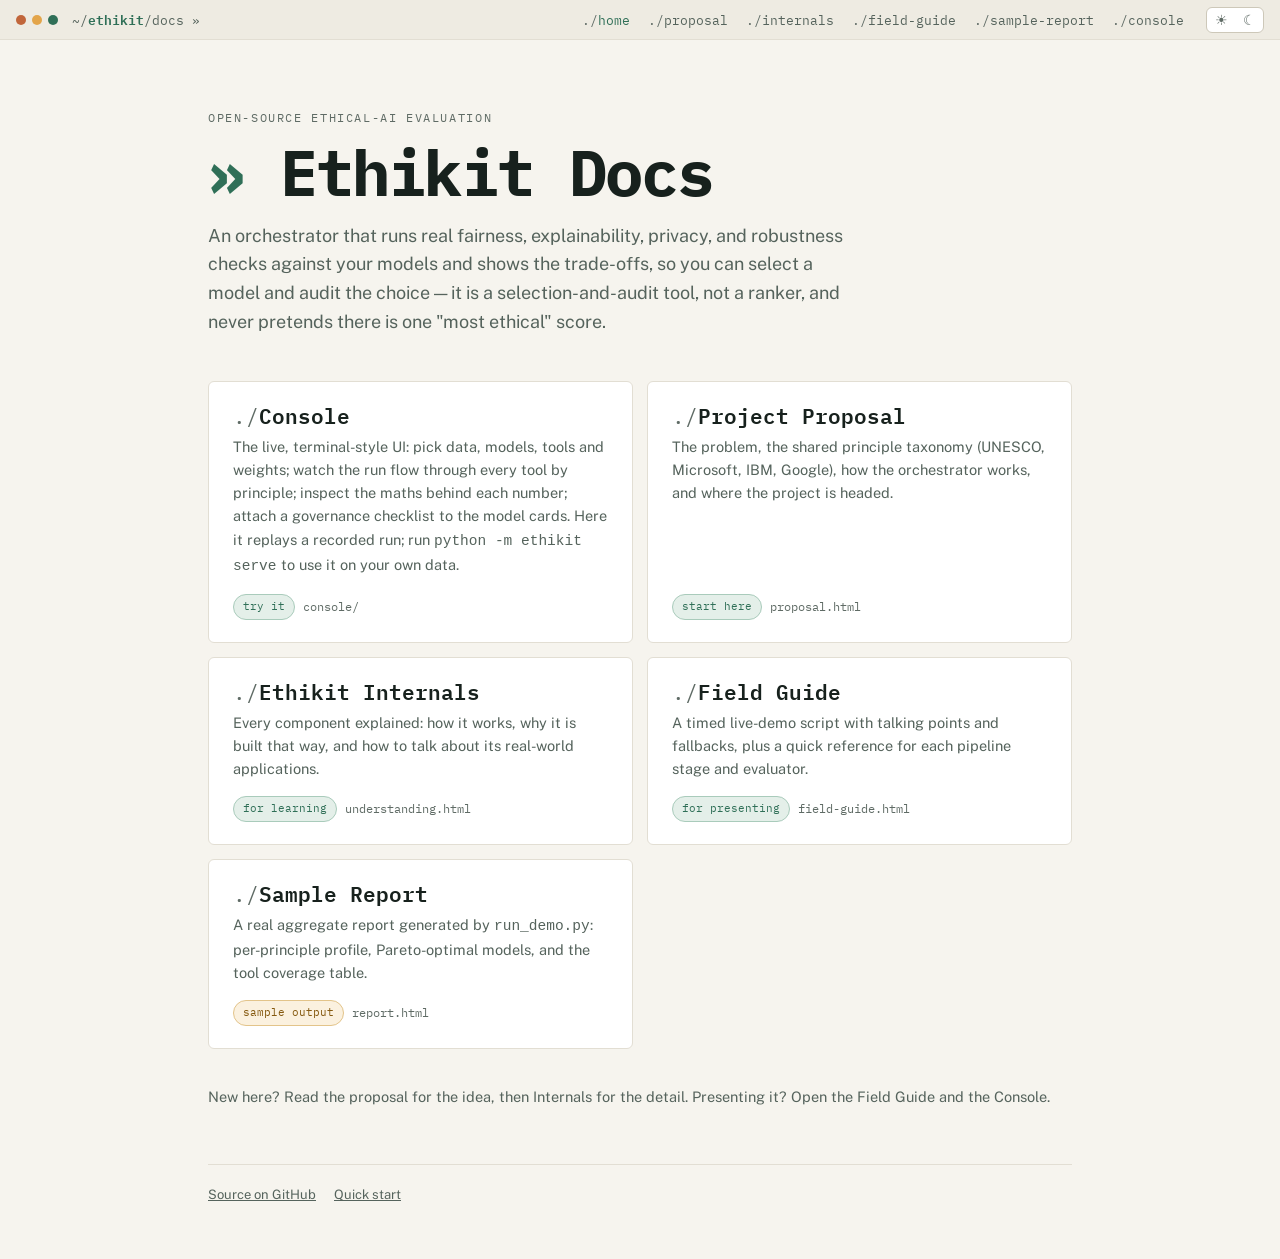
<file: docs/index.html>
<!doctype html>
<html lang="en">
<head>
<meta charset="utf-8">
<meta name="viewport" content="width=device-width, initial-scale=1">
<title>Ethikit Docs</title>
<link rel="stylesheet" href="https://fonts.googleapis.com/css2?family=Public+Sans:wght@400;500;600&family=IBM+Plex+Mono:wght@400;500;600;700&display=swap">
<link rel="stylesheet" href="theme.css">
<script src="theme.js" data-path="docs"></script>
<style>
*{box-sizing:border-box}
body{margin:0; background:var(--bg); color:var(--ink); font-family:var(--font-body); font-size:16px; line-height:1.6}
a{color:var(--accent)}
a:focus-visible{outline:2px solid var(--accent); outline-offset:3px}
.wrap{max-width:920px; margin:0 auto; padding:64px 28px 56px}
.eyebrow{font-family:var(--font-mono); font-size:11.5px; letter-spacing:.14em; text-transform:uppercase; color:var(--ink-faint)}
h1{font-family:var(--font-display); font-weight:700; font-size:clamp(38px,7vw,64px); line-height:1; letter-spacing:-.03em; margin:10px 0 0; text-wrap:balance}
.lede{font-size:18px; color:var(--ink-dim); max-width:58ch; margin:18px 0 0}
.cards{display:grid; grid-template-columns:repeat(auto-fit,minmax(380px,1fr)); gap:14px; margin-top:44px}
.card{
  display:flex; flex-direction:column; gap:8px; padding:22px 24px; text-decoration:none; color:inherit;
  background:var(--bg-raised); border:1px solid var(--rule); border-radius:6px;
}
.card:hover{border-color:var(--accent); }
.card:hover h2{color:var(--accent)}
h1::before{content:"» "; color:var(--accent)}
.card h2::before{content:"./"; color:var(--ink-faint); font-weight:400}
.card h2{font-family:var(--font-display); font-weight:600; font-size:21px; line-height:1.05; margin:0}
.card p{margin:0; color:var(--ink-dim); font-size:14.5px}
.meta{display:flex; gap:8px; align-items:center; flex-wrap:wrap; margin-top:auto; padding-top:8px}
.tag{font-family:var(--font-mono); font-size:11px; padding:3px 9px; border-radius:20px; background:var(--accent-soft); color:var(--accent); border:1px solid var(--accent-rule)}
.tag.gold{background:var(--gold-soft); color:var(--gold); border-color:var(--gold-rule)}
.file{font-family:var(--font-mono); font-size:11.5px; color:var(--ink-faint)}
.start{margin-top:36px; font-size:14.5px; color:var(--ink-dim)}
footer{margin-top:56px; padding-top:20px; border-top:1px solid var(--rule); font-size:13px; color:var(--ink-faint); display:flex; gap:18px; flex-wrap:wrap}
footer a{color:var(--ink-dim)}
@media (max-width:480px){ .cards{grid-template-columns:1fr} }
</style>
</head>
<body>
<div class="wrap">
  <span class="eyebrow">open-source ethical-AI evaluation</span>
  <h1>Ethikit Docs</h1>
  <p class="lede">An orchestrator that runs real fairness, explainability, privacy, and robustness checks against your models and shows the trade-offs, so you can select a model and audit the choice — it is a selection-and-audit tool, not a ranker, and never pretends there is one "most ethical" score.</p>

  <div class="cards">
    <a class="card" href="console/">
      <h2>Console</h2>
      <p>The live, terminal-style UI: pick data, models, tools and weights; watch the run flow through every tool by principle; inspect the maths behind each number; attach a governance checklist to the model cards. Here it replays a recorded run; run <code>python -m ethikit serve</code> to use it on your own data.</p>
      <div class="meta"><span class="tag">try it</span><span class="file">console/</span></div>
    </a>
    <a class="card" href="proposal.html">
      <h2>Project Proposal</h2>
      <p>The problem, the shared principle taxonomy (UNESCO, Microsoft, IBM, Google), how the orchestrator works, and where the project is headed.</p>
      <div class="meta"><span class="tag">start here</span><span class="file">proposal.html</span></div>
    </a>
    <a class="card" href="understanding.html">
      <h2>Ethikit Internals</h2>
      <p>Every component explained: how it works, why it is built that way, and how to talk about its real-world applications.</p>
      <div class="meta"><span class="tag">for learning</span><span class="file">understanding.html</span></div>
    </a>
    <a class="card" href="field-guide.html">
      <h2>Field Guide</h2>
      <p>A timed live-demo script with talking points and fallbacks, plus a quick reference for each pipeline stage and evaluator.</p>
      <div class="meta"><span class="tag">for presenting</span><span class="file">field-guide.html</span></div>
    </a>
    <a class="card" href="report.html">
      <h2>Sample Report</h2>
      <p>A real aggregate report generated by <code>run_demo.py</code>: per-principle profile, Pareto-optimal models, and the tool coverage table.</p>
      <div class="meta"><span class="tag gold">sample output</span><span class="file">report.html</span></div>
    </a>
  </div>

  <p class="start">New here? Read the proposal for the idea, then Internals for the detail. Presenting it? Open the Field Guide and the Console.</p>

  <footer>
    <a href="https://github.com/AmudhanS-05/Ethikit">Source on GitHub</a>
    <a href="https://github.com/AmudhanS-05/Ethikit#run-it-locally">Quick start</a>
  </footer>
</div>
</body>
</html>
</file>
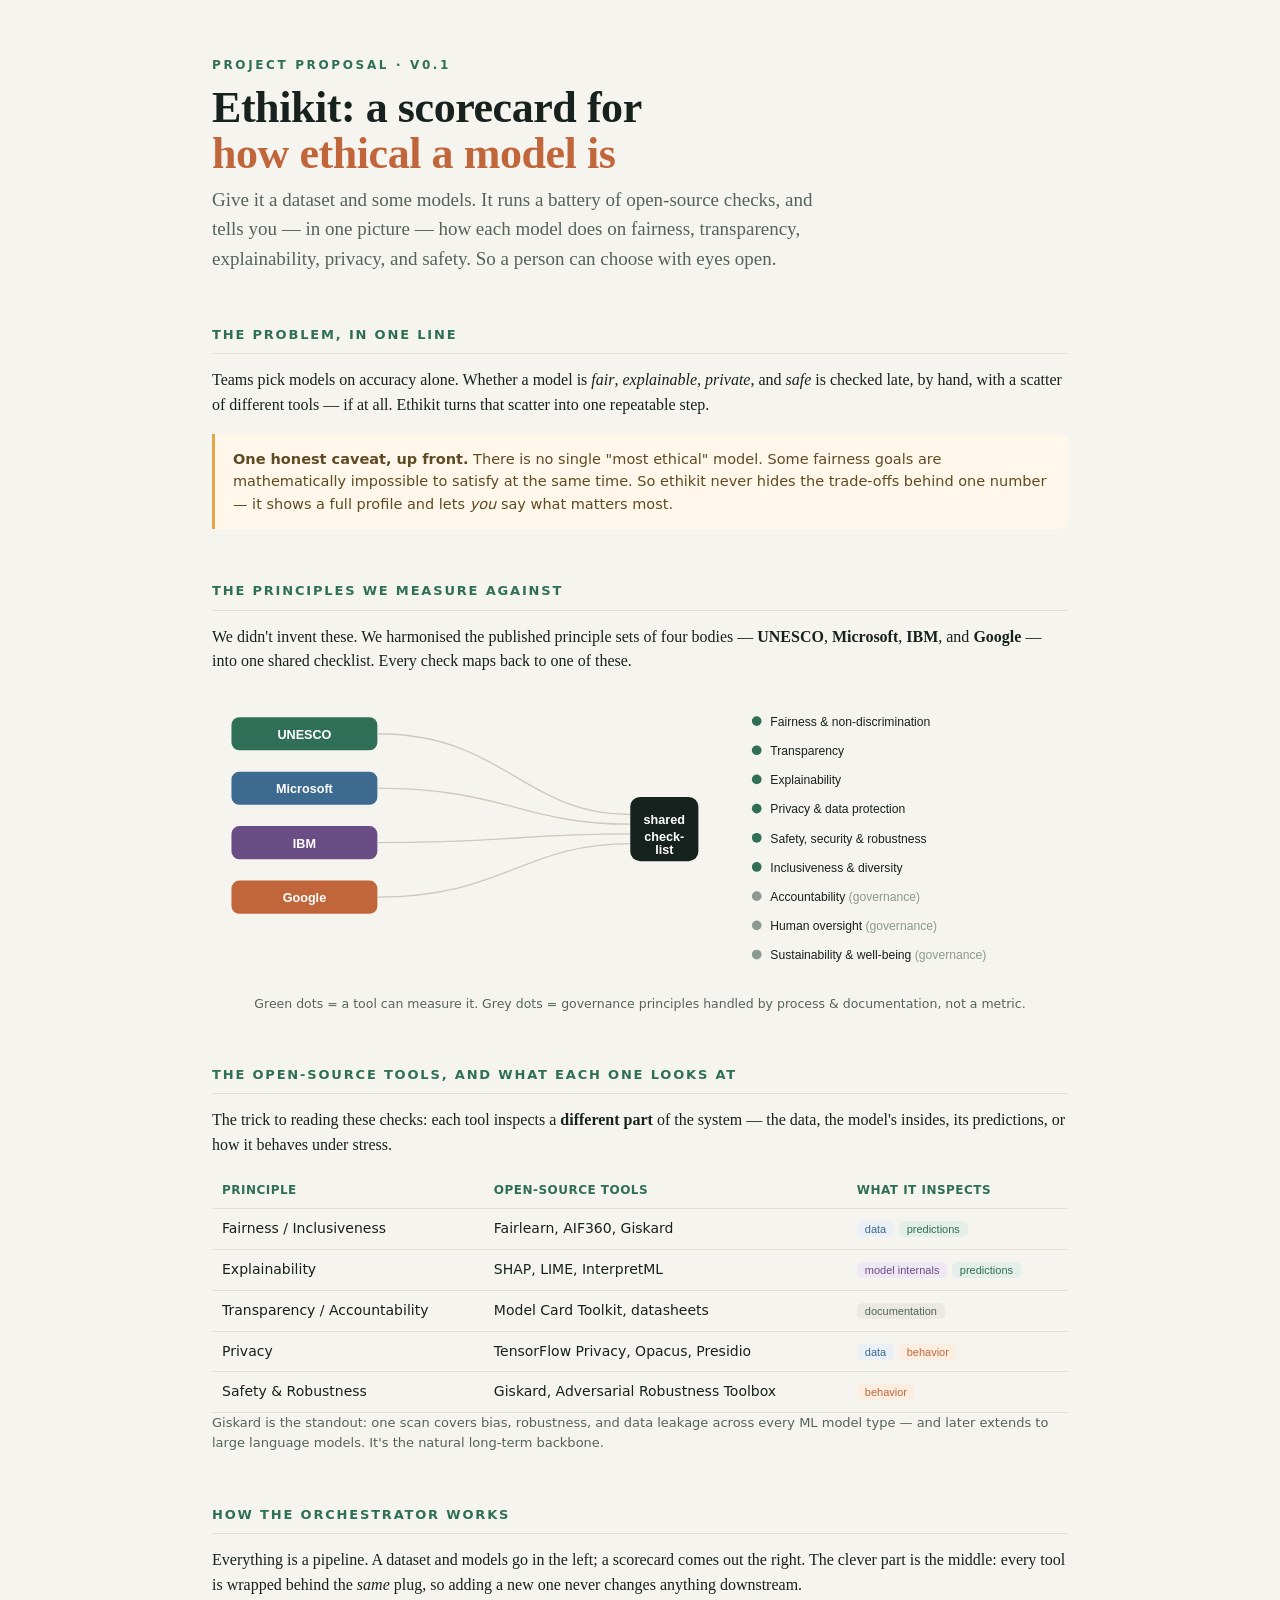
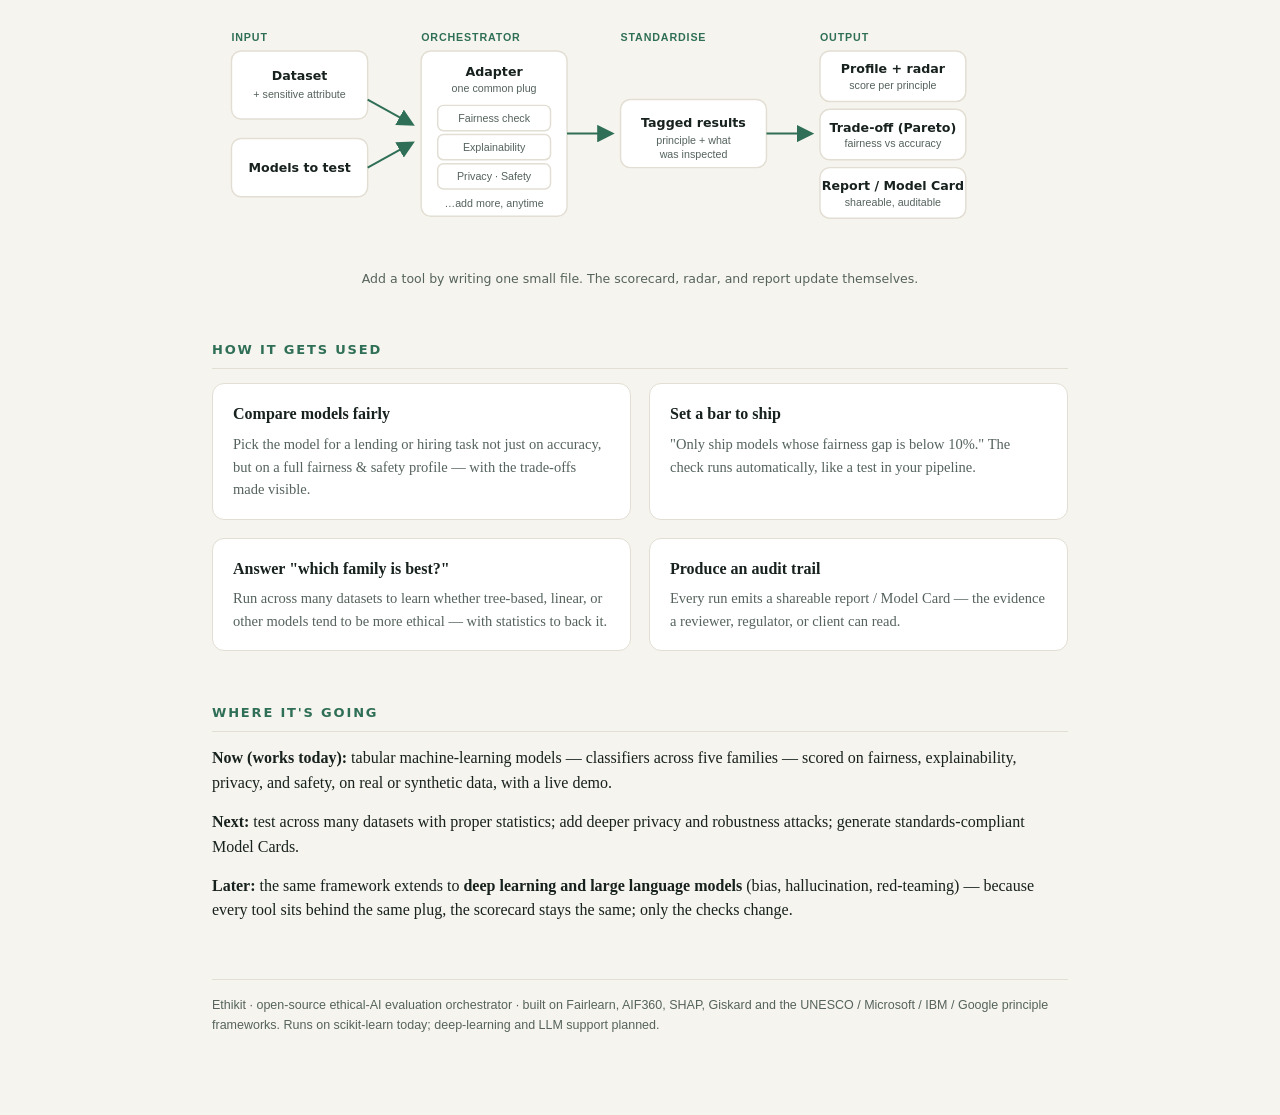
<file: ethikit_proposal.html>
<!doctype html>
<html lang="en">
<head>
<meta charset="utf-8">
<meta name="viewport" content="width=device-width, initial-scale=1">
<title>Ethikit — Project Proposal</title>
<style>
  :root{
    --ink:#17211d; --ink-soft:#55635c; --paper:#f6f4ee; --panel:#ffffff;
    --line:#e2ded3; --green:#2f6f57; --green-soft:#e4efe9; --clay:#c1663b;
    --amber:#e3a54a; --blue:#3d6a8f;
  }
  *{box-sizing:border-box}
  body{margin:0;background:var(--paper);color:var(--ink);
       font-family:"Iowan Old Style","Palatino Linotype",Georgia,serif;
       line-height:1.55;-webkit-font-smoothing:antialiased}
  .wrap{max-width:920px;margin:0 auto;padding:56px 32px 80px}
  .kicker{font-family:ui-sans-serif,system-ui,Segoe UI,Roboto,sans-serif;
          text-transform:uppercase;letter-spacing:.22em;font-size:12px;
          color:var(--green);font-weight:700}
  h1{font-size:44px;line-height:1.05;margin:10px 0 8px;letter-spacing:-.01em}
  h1 .accent{color:var(--clay)}
  .lede{font-size:19px;color:var(--ink-soft);max-width:64ch;margin:0 0 8px}
  h2{font-family:ui-sans-serif,system-ui,Segoe UI,Roboto,sans-serif;
     font-size:13px;text-transform:uppercase;letter-spacing:.14em;
     color:var(--green);margin:52px 0 14px;padding-bottom:8px;
     border-bottom:1px solid var(--line)}
  p{margin:0 0 14px}
  .sans{font-family:ui-sans-serif,system-ui,Segoe UI,Roboto,sans-serif}
  .grid2{display:grid;grid-template-columns:1fr 1fr;gap:18px}
  .card{background:var(--panel);border:1px solid var(--line);border-radius:12px;
        padding:18px 20px}
  .card h3{margin:0 0 6px;font-size:16px}
  .card p{font-size:14.5px;color:var(--ink-soft);margin:0}
  .pill{display:inline-block;background:var(--green-soft);color:var(--green);
        border-radius:20px;padding:4px 12px;margin:3px 5px 3px 0;font-size:13px;
        font-family:ui-sans-serif,system-ui,sans-serif}
  figure{margin:8px 0 6px}
  figcaption{font-family:ui-sans-serif,system-ui,sans-serif;font-size:12.5px;
             color:var(--ink-soft);text-align:center;margin-top:6px}
  table{width:100%;border-collapse:collapse;font-size:14px;
        font-family:ui-sans-serif,system-ui,sans-serif}
  th,td{text-align:left;padding:9px 10px;border-bottom:1px solid var(--line);
        vertical-align:top}
  th{color:var(--green);font-weight:600;font-size:12px;text-transform:uppercase;
     letter-spacing:.04em}
  td code{background:#eef1ee;padding:1px 6px;border-radius:5px;font-size:12.5px}
  .tag{font-size:11px;padding:2px 8px;border-radius:5px;font-family:ui-sans-serif,sans-serif}
  .t-data{background:#eaf0f5;color:var(--blue)}
  .t-model{background:#efe7f3;color:#6b4d86}
  .t-pred{background:var(--green-soft);color:var(--green)}
  .t-beh{background:#fbeee0;color:var(--clay)}
  .note{background:#fff7ea;border-left:3px solid var(--amber);border-radius:0 8px 8px 0;
        padding:14px 18px;font-size:14.5px;color:#5f4a24;margin:16px 0}
  .foot{margin-top:56px;padding-top:16px;border-top:1px solid var(--line);
        font-family:ui-sans-serif,sans-serif;font-size:12.5px;color:var(--ink-soft)}
  @media(max-width:680px){.grid2{grid-template-columns:1fr}h1{font-size:34px}}
</style>
</head>
<body>
<div class="wrap">

  <div class="kicker">Project Proposal &middot; v0.1</div>
  <h1>Ethikit: a scorecard for<br><span class="accent">how ethical a model is</span></h1>
  <p class="lede">Give it a dataset and some models. It runs a battery of open-source
  checks, and tells you — in one picture — how each model does on fairness, transparency,
  explainability, privacy, and safety. So a person can choose with eyes open.</p>

  <!-- ============ WHAT & WHY ============ -->
  <h2>The problem, in one line</h2>
  <p>Teams pick models on accuracy alone. Whether a model is <em>fair</em>, <em>explainable</em>,
  <em>private</em>, and <em>safe</em> is checked late, by hand, with a scatter of different
  tools — if at all. Ethikit turns that scatter into one repeatable step.</p>

  <div class="note sans"><b>One honest caveat, up front.</b> There is no single "most ethical"
  model. Some fairness goals are mathematically impossible to satisfy at the same time. So
  ethikit never hides the trade-offs behind one number — it shows a full profile and lets
  <em>you</em> say what matters most.</div>

  <!-- ============ PRINCIPLES ============ -->
  <h2>The principles we measure against</h2>
  <p>We didn't invent these. We harmonised the published principle sets of four bodies —
  <b>UNESCO</b>, <b>Microsoft</b>, <b>IBM</b>, and <b>Google</b> — into one shared checklist.
  Every check maps back to one of these.</p>

  <figure>
  <svg viewBox="0 0 880 300" width="100%" role="img" aria-label="Four bodies feeding into nine shared principles">
    <style>
      .lbl{font-family:ui-sans-serif,system-ui,sans-serif;font-size:13px;fill:#17211d}
      .src{font-family:ui-sans-serif,sans-serif;font-size:13px;fill:#fff;font-weight:600}
      .pr{font-family:ui-sans-serif,sans-serif;font-size:12.5px;fill:#17211d}
      .gov{fill:#8a9a92}
    </style>
    <!-- sources -->
    <g>
      <rect x="20" y="30" width="150" height="34" rx="8" fill="#2f6f57"/><text x="95" y="52" text-anchor="middle" class="src">UNESCO</text>
      <rect x="20" y="86" width="150" height="34" rx="8" fill="#3d6a8f"/><text x="95" y="108" text-anchor="middle" class="src">Microsoft</text>
      <rect x="20" y="142" width="150" height="34" rx="8" fill="#6b4d86"/><text x="95" y="164" text-anchor="middle" class="src">IBM</text>
      <rect x="20" y="198" width="150" height="34" rx="8" fill="#c1663b"/><text x="95" y="220" text-anchor="middle" class="src">Google</text>
    </g>
    <!-- connectors -->
    <g stroke="#cdc9bd" stroke-width="1.4" fill="none">
      <path d="M170 47 C 300 47, 320 130, 430 130"/>
      <path d="M170 103 C 300 103, 320 140, 430 140"/>
      <path d="M170 159 C 300 159, 320 150, 430 150"/>
      <path d="M170 215 C 300 215, 320 160, 430 160"/>
    </g>
    <!-- hub -->
    <rect x="430" y="112" width="70" height="66" rx="10" fill="#17211d"/>
    <text x="465" y="140" text-anchor="middle" class="src" font-size="12">shared</text>
    <text x="465" y="157" text-anchor="middle" class="src" font-size="12">check-</text>
    <text x="465" y="171" text-anchor="middle" class="src" font-size="12">list</text>
    <!-- principles -->
    <g>
      <circle cx="560" cy="34" r="5" fill="#2f6f57"/><text x="574" y="39" class="pr">Fairness &amp; non-discrimination</text>
      <circle cx="560" cy="64" r="5" fill="#2f6f57"/><text x="574" y="69" class="pr">Transparency</text>
      <circle cx="560" cy="94" r="5" fill="#2f6f57"/><text x="574" y="99" class="pr">Explainability</text>
      <circle cx="560" cy="124" r="5" fill="#2f6f57"/><text x="574" y="129" class="pr">Privacy &amp; data protection</text>
      <circle cx="560" cy="154" r="5" fill="#2f6f57"/><text x="574" y="159" class="pr">Safety, security &amp; robustness</text>
      <circle cx="560" cy="184" r="5" fill="#2f6f57"/><text x="574" y="189" class="pr">Inclusiveness &amp; diversity</text>
      <circle cx="560" cy="214" r="5" class="gov"/><text x="574" y="219" class="pr">Accountability <tspan fill="#8a9a92">(governance)</tspan></text>
      <circle cx="560" cy="244" r="5" class="gov"/><text x="574" y="249" class="pr">Human oversight <tspan fill="#8a9a92">(governance)</tspan></text>
      <circle cx="560" cy="274" r="5" class="gov"/><text x="574" y="279" class="pr">Sustainability &amp; well-being <tspan fill="#8a9a92">(governance)</tspan></text>
    </g>
  </svg>
  <figcaption>Green dots = a tool can measure it. Grey dots = governance principles handled by process &amp; documentation, not a metric.</figcaption>
  </figure>

  <!-- ============ TOOLS ============ -->
  <h2>The open-source tools, and what each one looks at</h2>
  <p>The trick to reading these checks: each tool inspects a <b>different part</b> of the
  system — the data, the model's insides, its predictions, or how it behaves under stress.</p>

  <table>
    <thead><tr><th>Principle</th><th>Open-source tools</th><th>What it inspects</th></tr></thead>
    <tbody>
      <tr><td>Fairness / Inclusiveness</td><td>Fairlearn, AIF360, Giskard</td>
          <td><span class="tag t-data">data</span> <span class="tag t-pred">predictions</span></td></tr>
      <tr><td>Explainability</td><td>SHAP, LIME, InterpretML</td>
          <td><span class="tag t-model">model internals</span> <span class="tag t-pred">predictions</span></td></tr>
      <tr><td>Transparency / Accountability</td><td>Model Card Toolkit, datasheets</td>
          <td><span class="tag" style="background:#ece9e2;color:#55635c">documentation</span></td></tr>
      <tr><td>Privacy</td><td>TensorFlow Privacy, Opacus, Presidio</td>
          <td><span class="tag t-data">data</span> <span class="tag t-beh">behavior</span></td></tr>
      <tr><td>Safety &amp; Robustness</td><td>Giskard, Adversarial Robustness Toolbox</td>
          <td><span class="tag t-beh">behavior</span></td></tr>
    </tbody>
  </table>
  <p class="sans" style="font-size:13px;color:var(--ink-soft)">Giskard is the standout: one
  scan covers bias, robustness, and data leakage across every ML model type — and later
  extends to large language models. It's the natural long-term backbone.</p>

  <!-- ============ HOW IT WORKS ============ -->
  <h2>How the orchestrator works</h2>
  <p>Everything is a pipeline. A dataset and models go in the left; a scorecard comes out
  the right. The clever part is the middle: every tool is wrapped behind the <em>same</em>
  plug, so adding a new one never changes anything downstream.</p>

  <figure>
  <svg viewBox="0 0 880 250" width="100%" role="img" aria-label="Ethikit pipeline from inputs to scorecard">
    <style>
      .bx{fill:#fff;stroke:#e2ded3;stroke-width:1.5}
      .bt{font-family:ui-sans-serif,system-ui,sans-serif;font-size:13px;fill:#17211d;font-weight:600}
      .bs{font-family:ui-sans-serif,sans-serif;font-size:11px;fill:#55635c}
      .stage{font-family:ui-sans-serif,sans-serif;font-size:11px;fill:#2f6f57;font-weight:700;letter-spacing:.08em}
      .arw{stroke:#2f6f57;stroke-width:2;fill:none;marker-end:url(#ah)}
    </style>
    <defs><marker id="ah" markerWidth="9" markerHeight="9" refX="7" refY="4.5" orient="auto">
      <path d="M0,0 L9,4.5 L0,9 z" fill="#2f6f57"/></marker></defs>

    <text x="20" y="30" class="stage">INPUT</text>
    <rect class="bx" x="20" y="40" width="140" height="70" rx="10"/>
    <text x="90" y="70" text-anchor="middle" class="bt">Dataset</text>
    <text x="90" y="88" text-anchor="middle" class="bs">+ sensitive attribute</text>
    <rect class="bx" x="20" y="130" width="140" height="60" rx="10"/>
    <text x="90" y="165" text-anchor="middle" class="bt">Models to test</text>

    <path class="arw" d="M160 90 L 205 115"/>
    <path class="arw" d="M160 160 L 205 135"/>

    <text x="215" y="30" class="stage">ORCHESTRATOR</text>
    <rect class="bx" x="215" y="40" width="150" height="170" rx="10" fill="#f0f5f2"/>
    <text x="290" y="66" text-anchor="middle" class="bt">Adapter</text>
    <text x="290" y="82" text-anchor="middle" class="bs">one common plug</text>
    <rect class="bx" x="232" y="96" width="116" height="26" rx="6"/><text x="290" y="113" text-anchor="middle" class="bs">Fairness check</text>
    <rect class="bx" x="232" y="126" width="116" height="26" rx="6"/><text x="290" y="143" text-anchor="middle" class="bs">Explainability</text>
    <rect class="bx" x="232" y="156" width="116" height="26" rx="6"/><text x="290" y="173" text-anchor="middle" class="bs">Privacy &middot; Safety</text>
    <text x="290" y="200" text-anchor="middle" class="bs">…add more, anytime</text>

    <path class="arw" d="M365 125 L 410 125"/>

    <text x="420" y="30" class="stage">STANDARDISE</text>
    <rect class="bx" x="420" y="90" width="150" height="70" rx="10"/>
    <text x="495" y="118" text-anchor="middle" class="bt">Tagged results</text>
    <text x="495" y="136" text-anchor="middle" class="bs">principle + what</text>
    <text x="495" y="150" text-anchor="middle" class="bs">was inspected</text>

    <path class="arw" d="M570 125 L 615 125"/>

    <text x="625" y="30" class="stage">OUTPUT</text>
    <rect class="bx" x="625" y="40" width="150" height="52" rx="10"/>
    <text x="700" y="63" text-anchor="middle" class="bt">Profile + radar</text>
    <text x="700" y="79" text-anchor="middle" class="bs">score per principle</text>
    <rect class="bx" x="625" y="100" width="150" height="52" rx="10"/>
    <text x="700" y="123" text-anchor="middle" class="bt">Trade-off (Pareto)</text>
    <text x="700" y="139" text-anchor="middle" class="bs">fairness vs accuracy</text>
    <rect class="bx" x="625" y="160" width="150" height="52" rx="10"/>
    <text x="700" y="183" text-anchor="middle" class="bt">Report / Model Card</text>
    <text x="700" y="199" text-anchor="middle" class="bs">shareable, auditable</text>
  </svg>
  <figcaption>Add a tool by writing one small file. The scorecard, radar, and report update themselves.</figcaption>
  </figure>

  <!-- ============ USE ============ -->
  <h2>How it gets used</h2>
  <div class="grid2">
    <div class="card"><h3>Compare models fairly</h3><p>Pick the model for a lending or
      hiring task not just on accuracy, but on a full fairness &amp; safety profile — with
      the trade-offs made visible.</p></div>
    <div class="card"><h3>Set a bar to ship</h3><p>"Only ship models whose fairness gap is
      below 10%." The check runs automatically, like a test in your pipeline.</p></div>
    <div class="card"><h3>Answer "which family is best?"</h3><p>Run across many datasets to
      learn whether tree-based, linear, or other models tend to be more ethical — with
      statistics to back it.</p></div>
    <div class="card"><h3>Produce an audit trail</h3><p>Every run emits a shareable report
      / Model Card — the evidence a reviewer, regulator, or client can read.</p></div>
  </div>

  <!-- ============ PLAN ============ -->
  <h2>Where it's going</h2>
  <p><b>Now (works today):</b> tabular machine-learning models — classifiers across five
  families — scored on fairness, explainability, privacy, and safety, on real or synthetic
  data, with a live demo.</p>
  <p><b>Next:</b> test across many datasets with proper statistics; add deeper privacy and
  robustness attacks; generate standards-compliant Model Cards.</p>
  <p><b>Later:</b> the same framework extends to <b>deep learning and large language
  models</b> (bias, hallucination, red-teaming) — because every tool sits behind the same
  plug, the scorecard stays the same; only the checks change.</p>

  <div class="foot">
    Ethikit &middot; open-source ethical-AI evaluation orchestrator &middot; built on Fairlearn,
    AIF360, SHAP, Giskard and the UNESCO / Microsoft / IBM / Google principle frameworks.
    Runs on scikit-learn today; deep-learning and LLM support planned.
  </div>

</div>
</body>
</html>
</file>
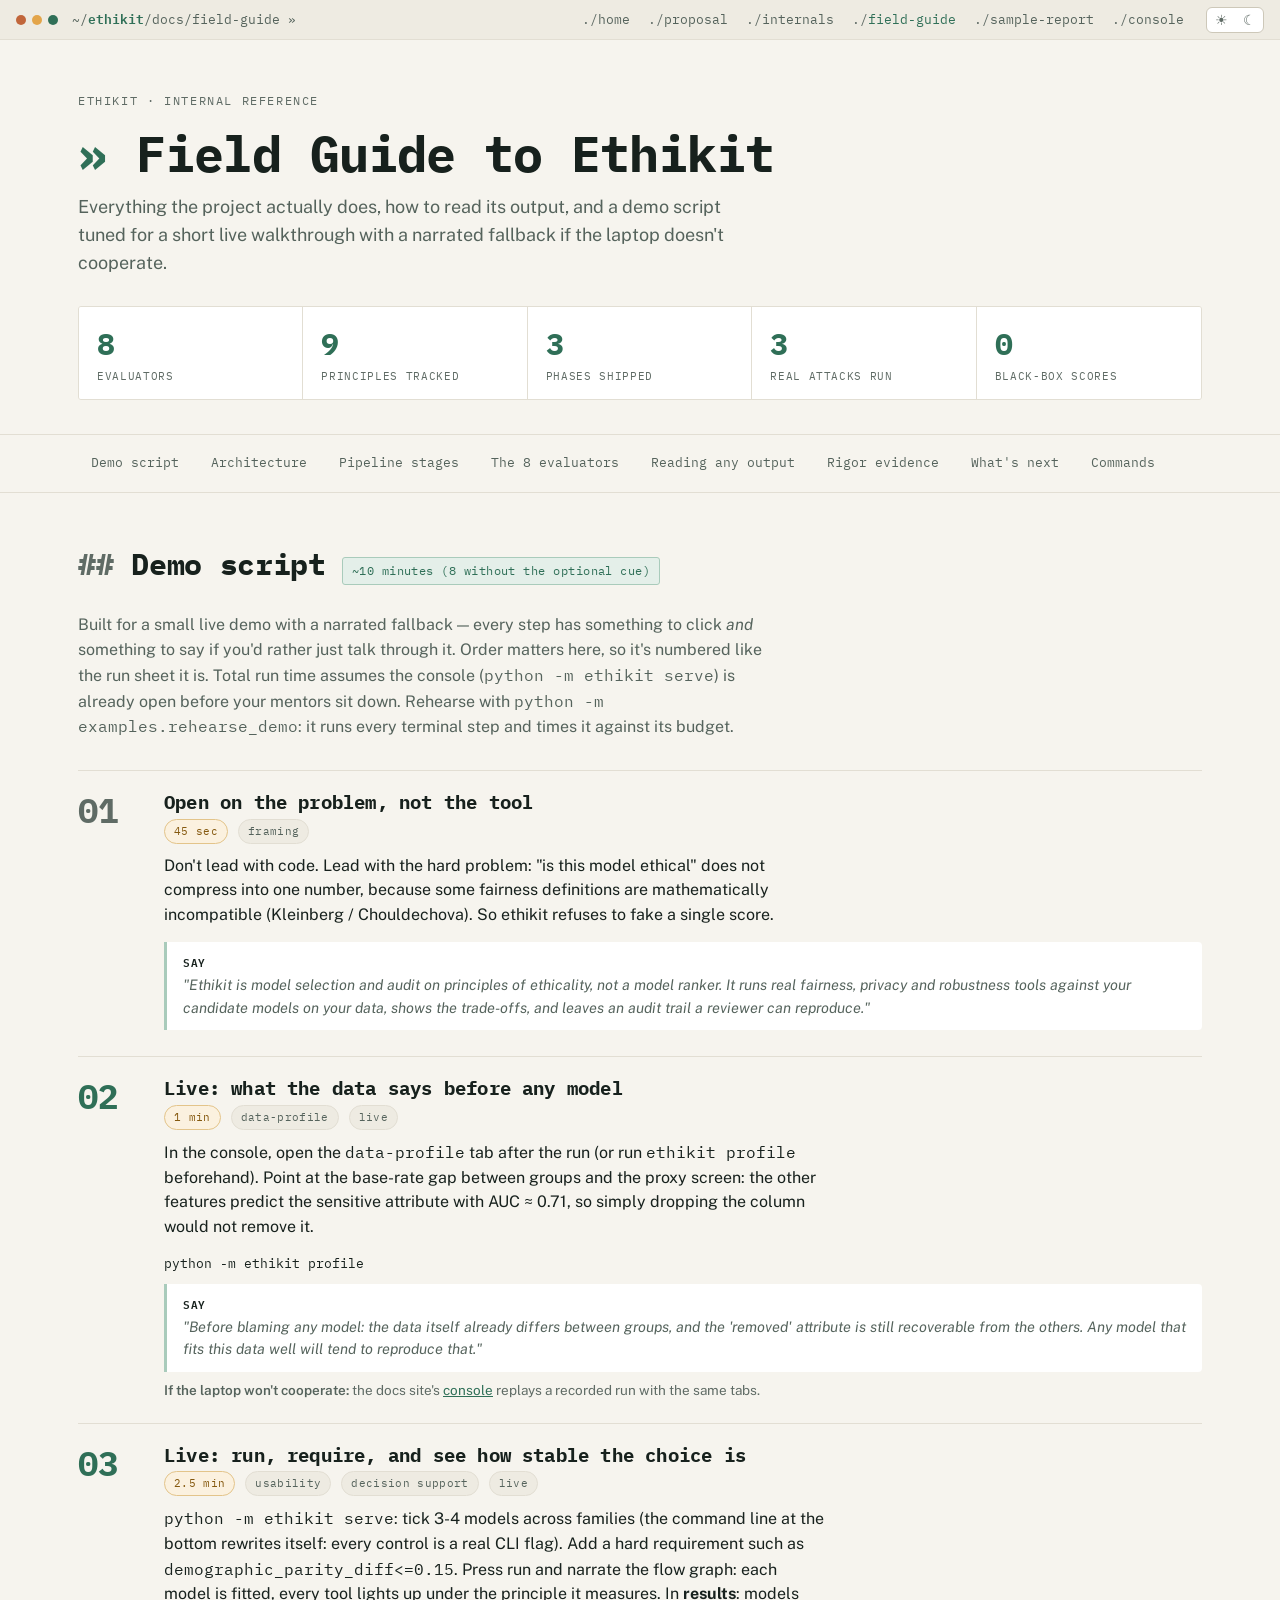
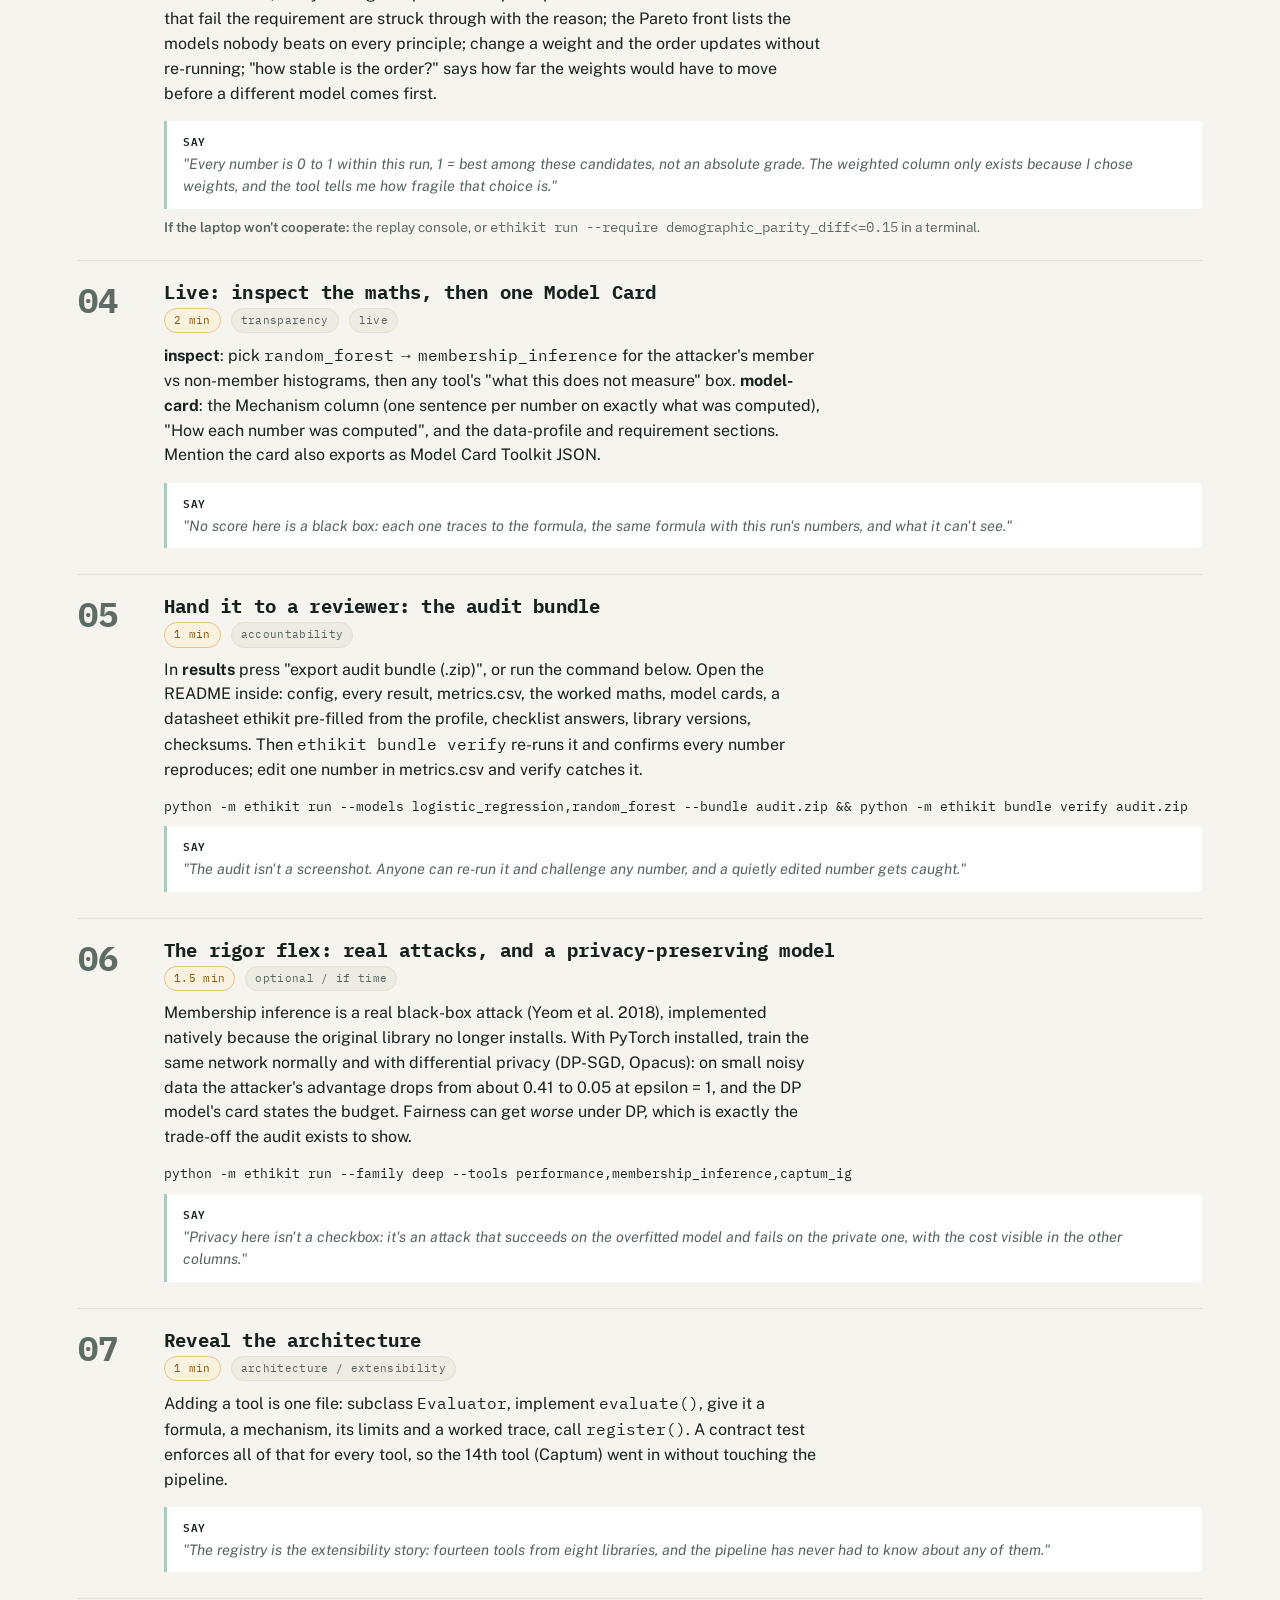
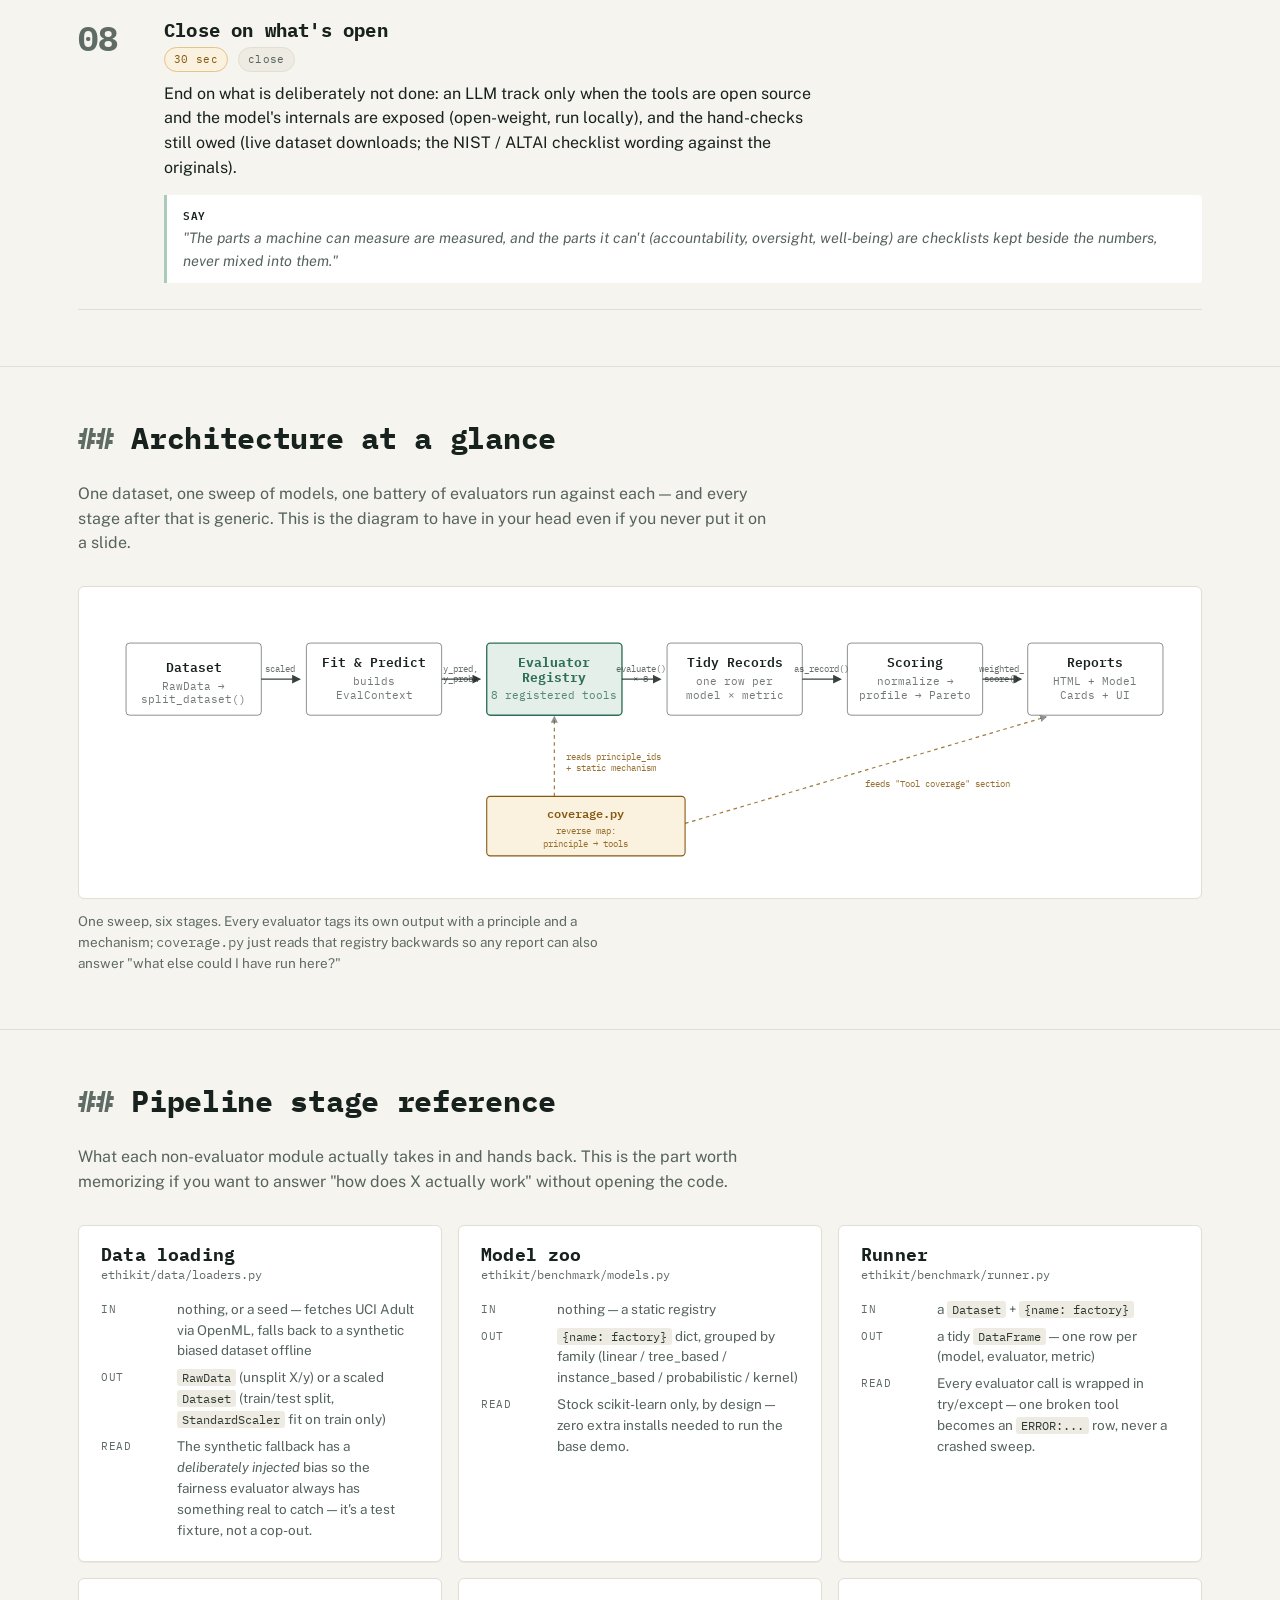
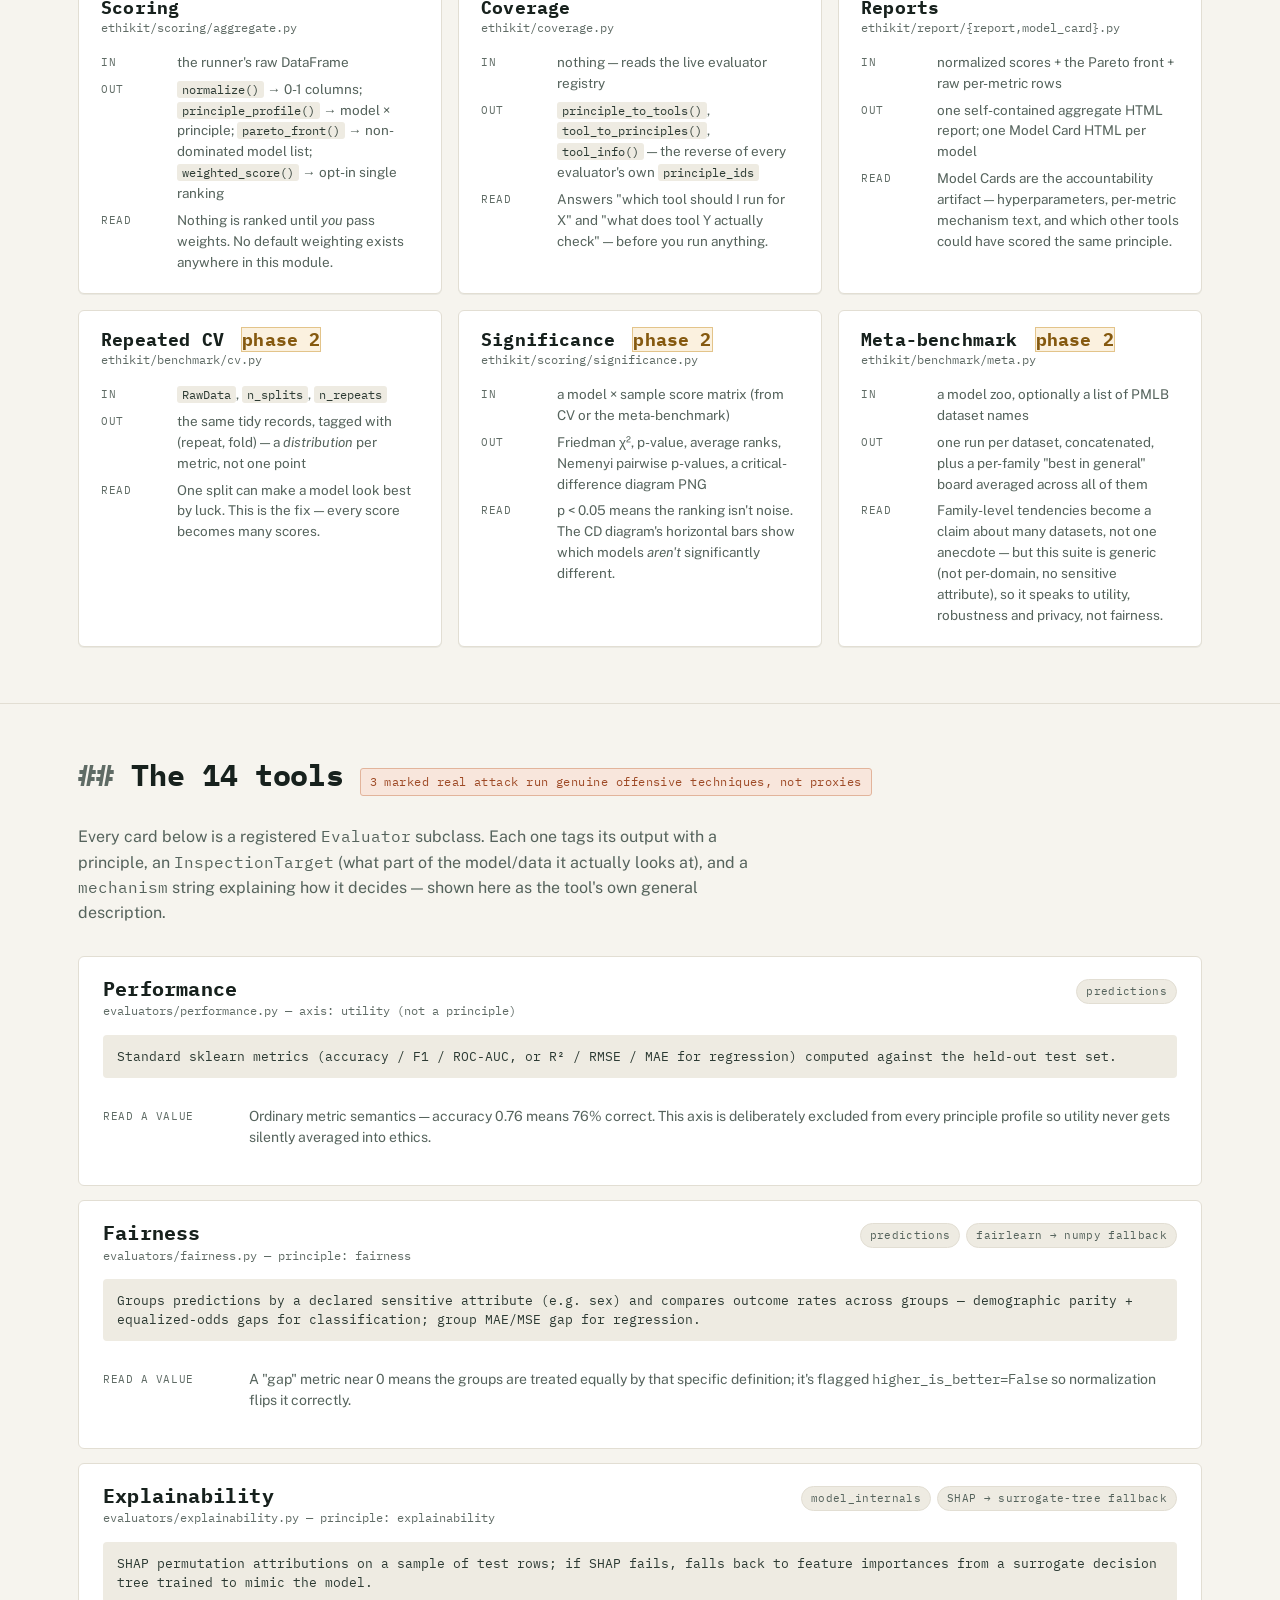
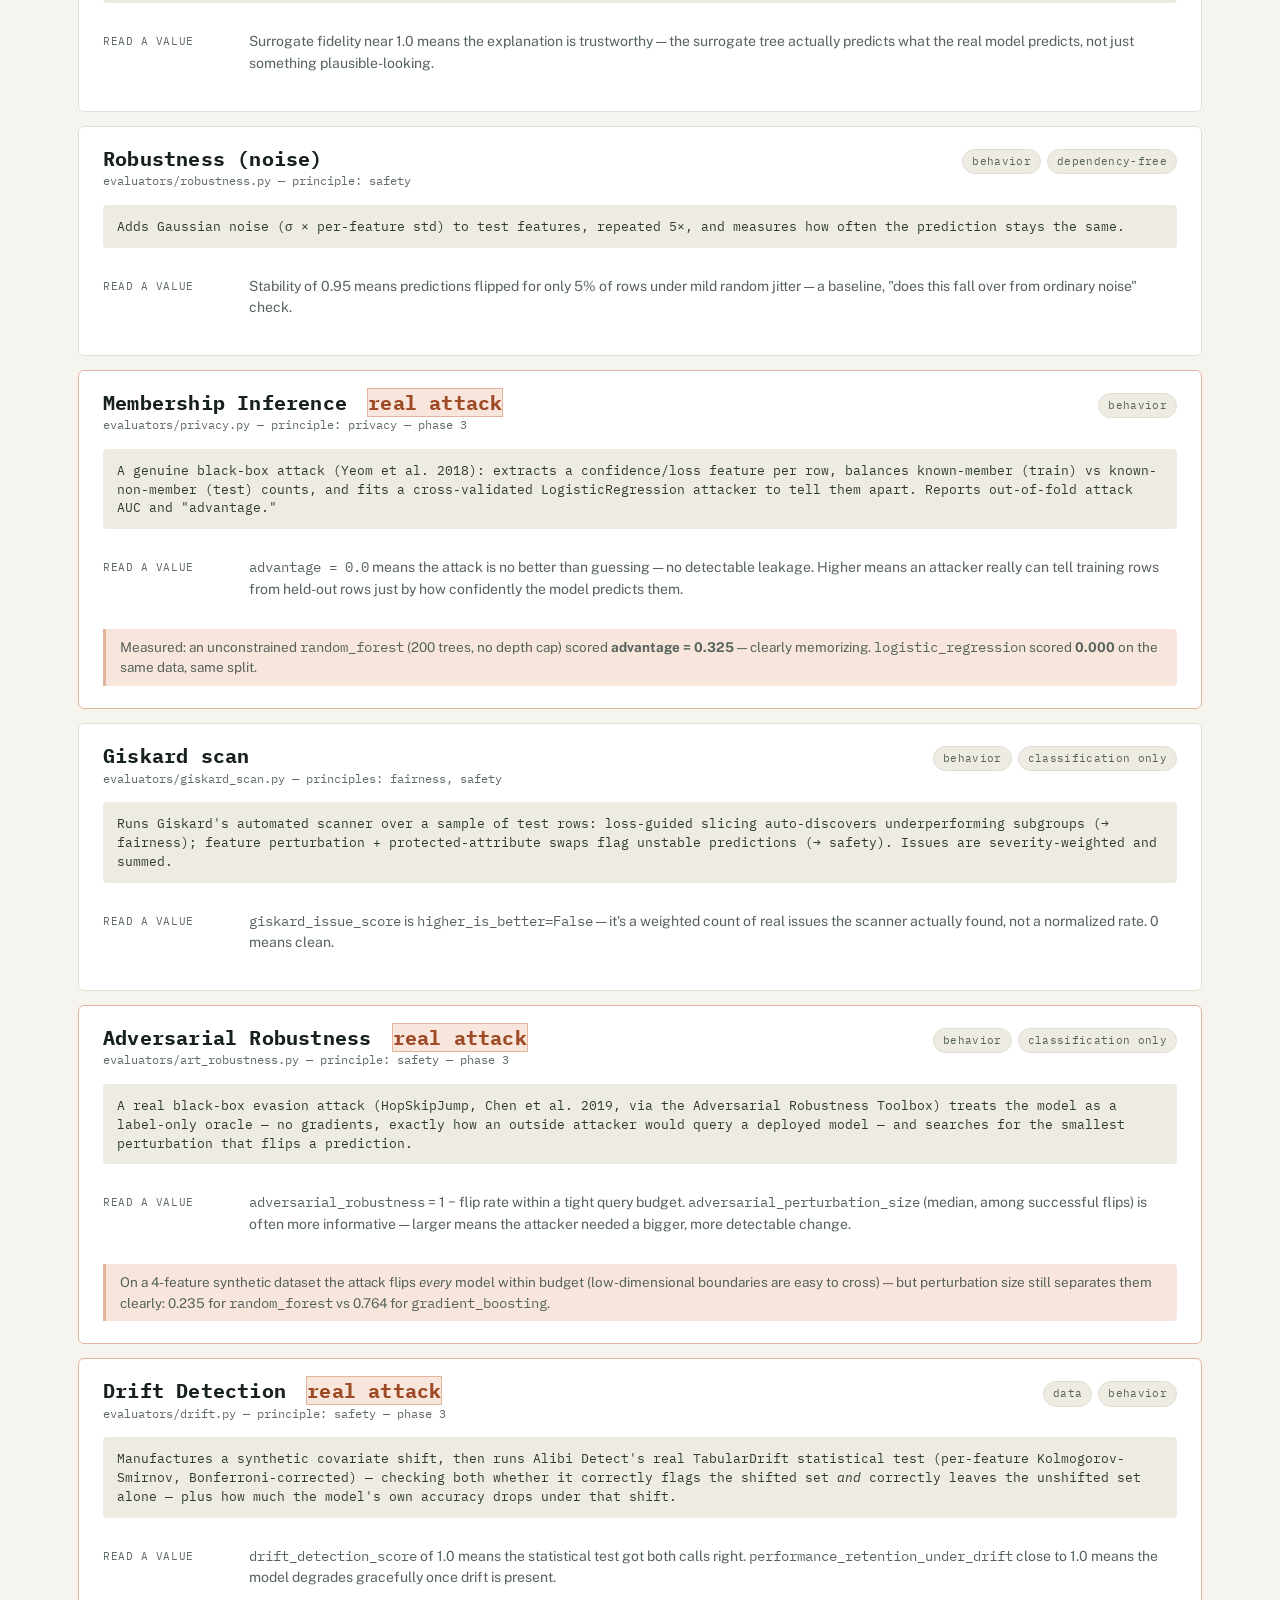
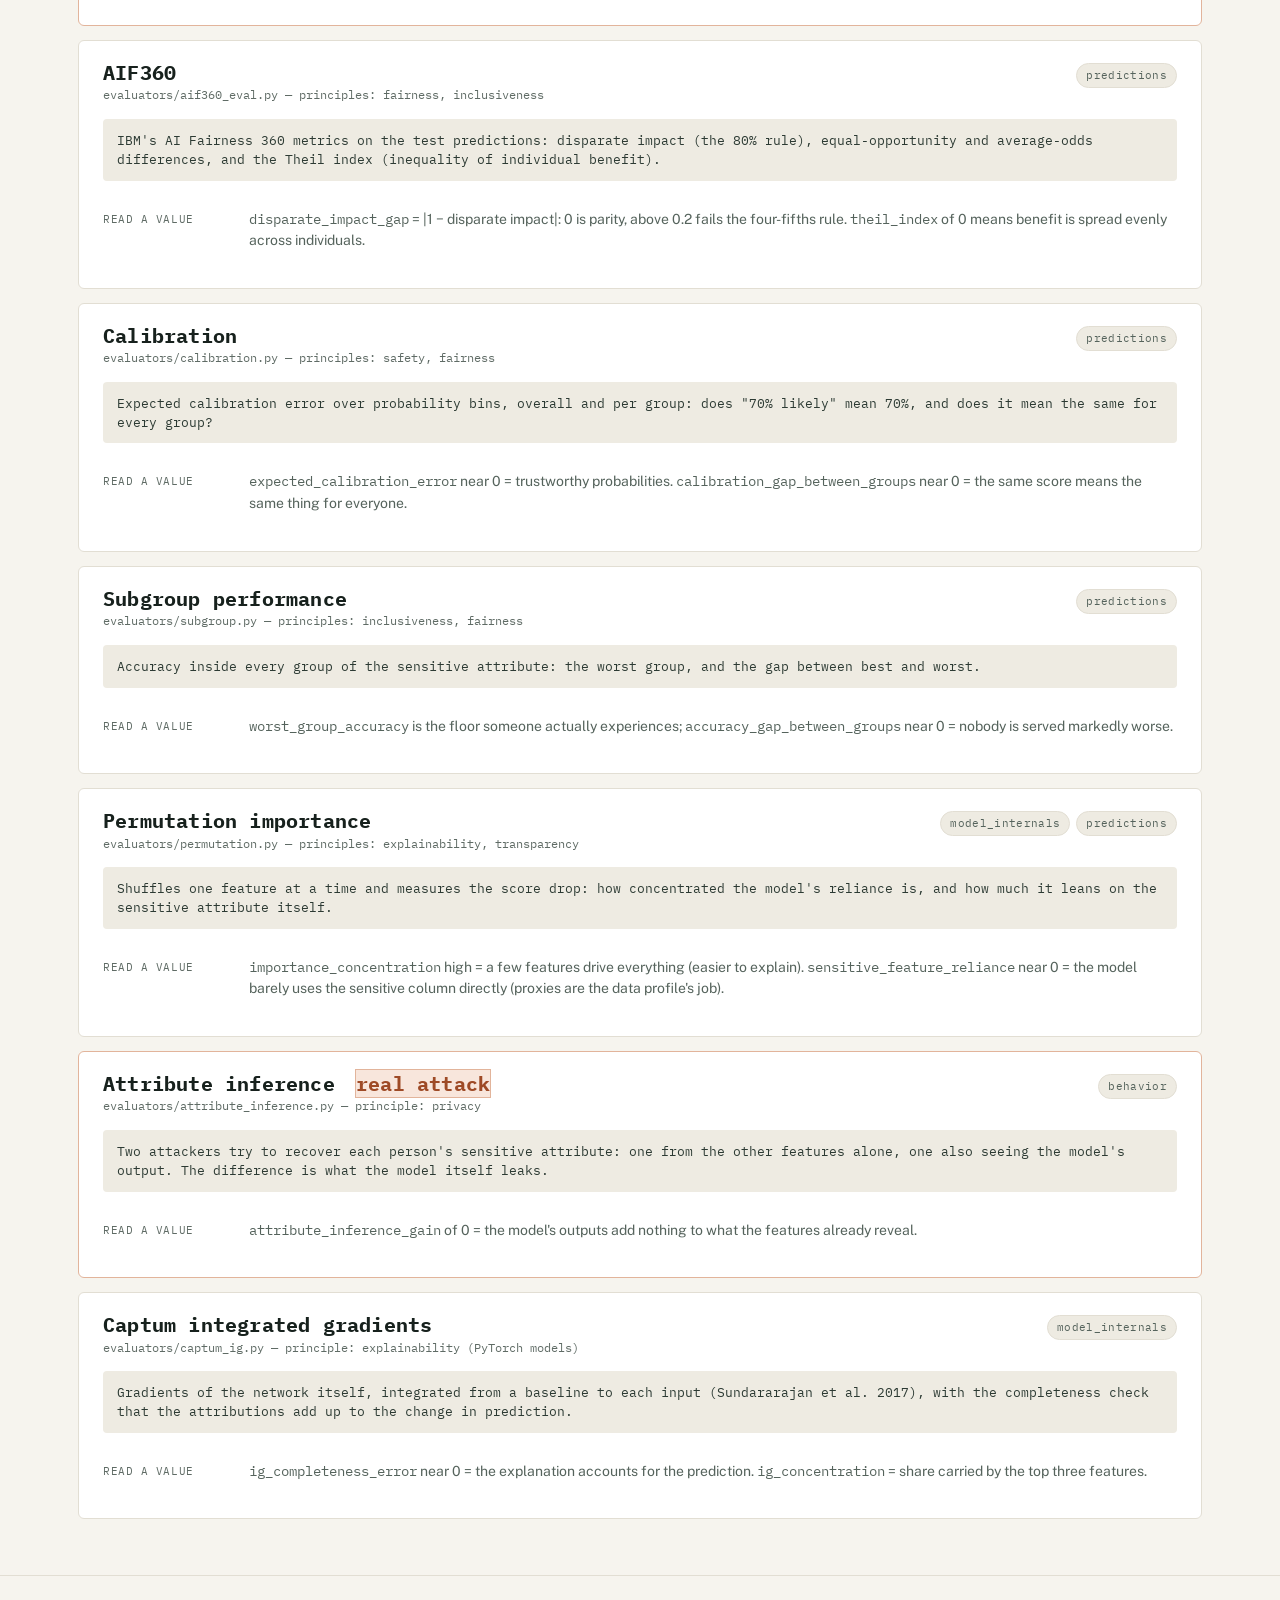
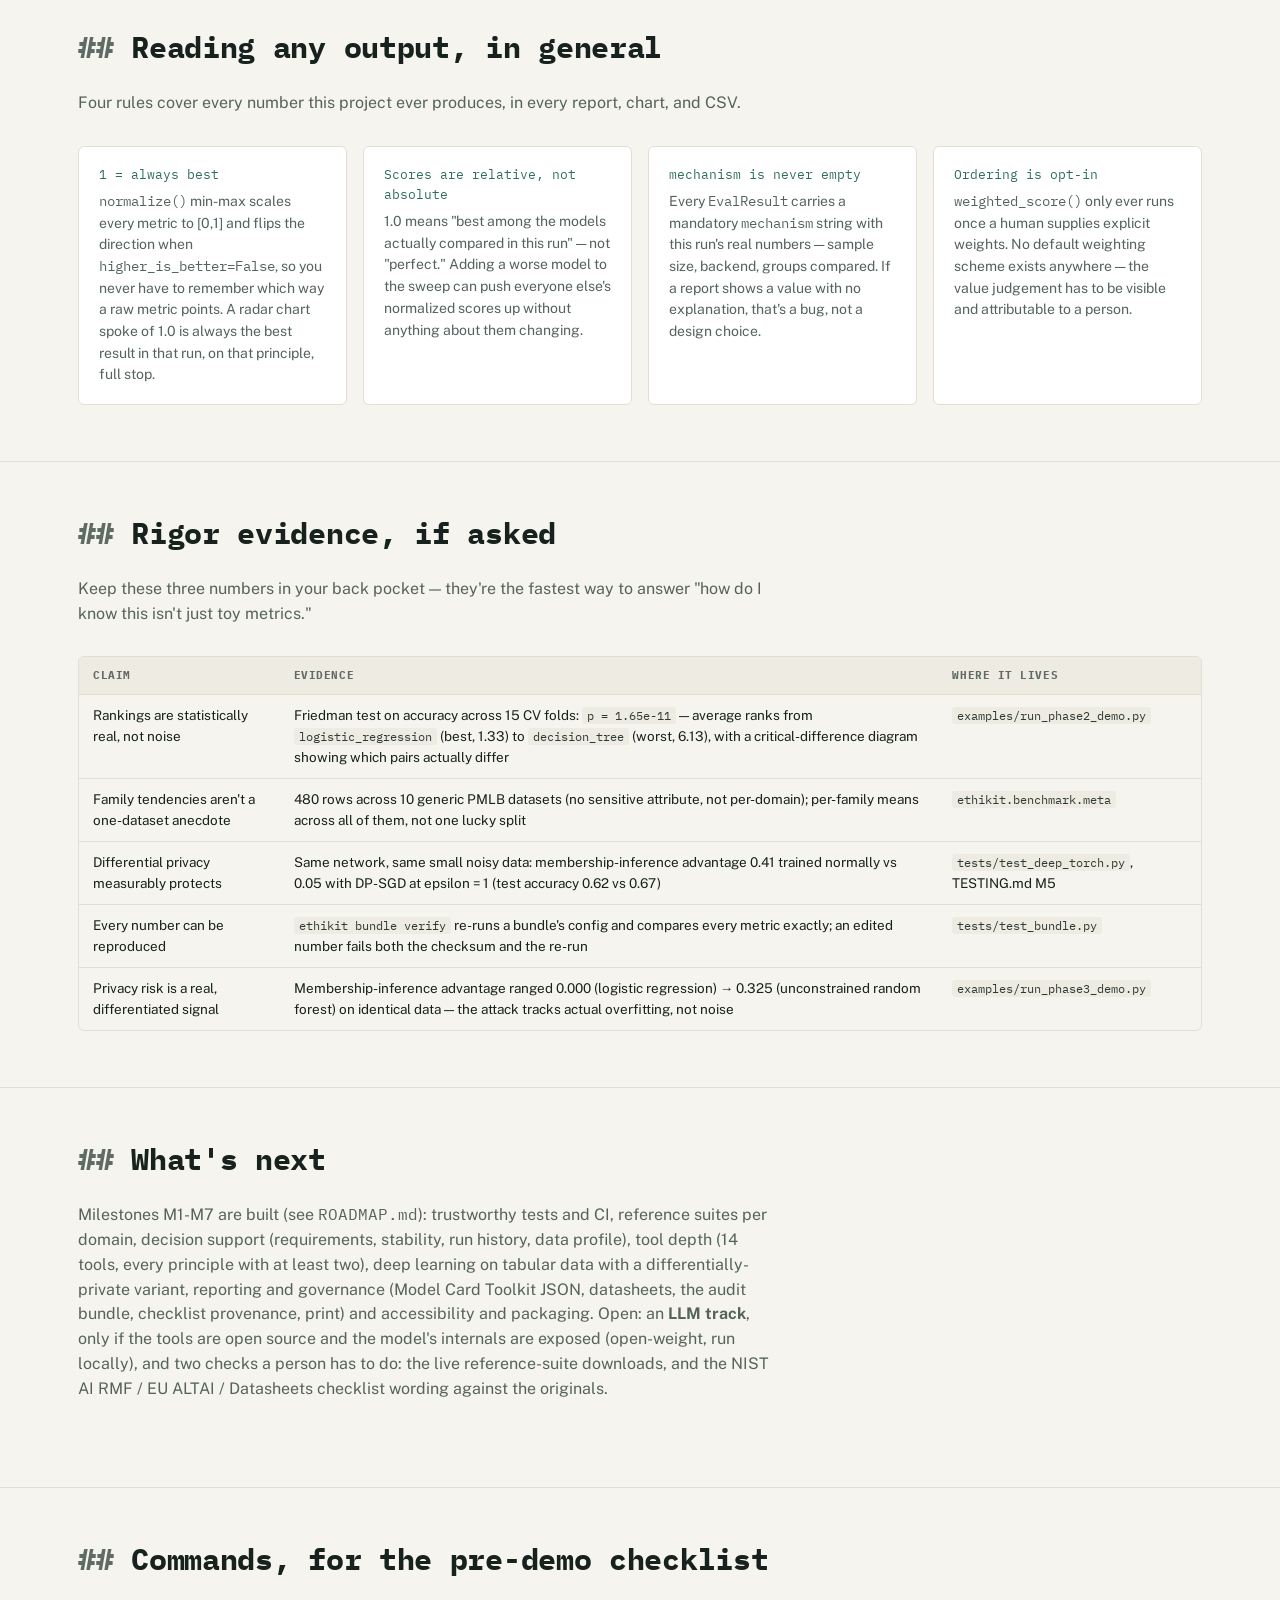
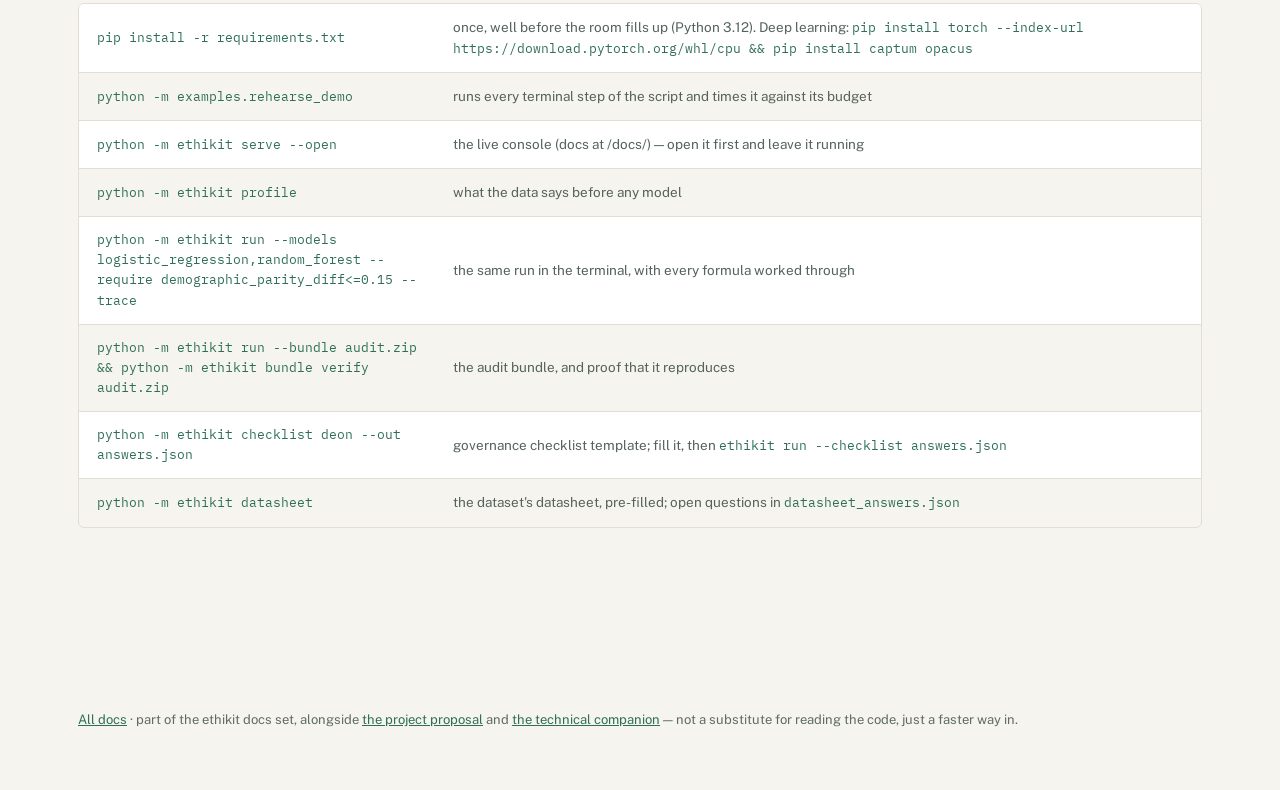
<file: docs/field-guide.html>
<!doctype html>
<html lang="en">
<head>
<meta charset="utf-8">
<meta name="viewport" content="width=device-width, initial-scale=1">
<title>Ethikit Field Guide</title>
<link rel="stylesheet" href="https://fonts.googleapis.com/css2?family=Public+Sans:ital,wght@0,400;0,500;0,600;0,700;1,400&family=IBM+Plex+Mono:wght@400;500;600;700&display=swap">
<link rel="stylesheet" href="theme.css">
<script src="theme.js" data-path="docs/field-guide"></script>
<style>

*{box-sizing:border-box}
html{-webkit-text-size-adjust:100%}
body{
  margin:0; background:var(--bg); color:var(--ink); font-family:var(--font-body);
  font-size:16px; line-height:1.55; font-weight:400;
}
::selection{background:var(--accent-soft); color:var(--ink)}
a{color:var(--accent)}
a:focus-visible, button:focus-visible, .navlink:focus-visible{outline:2px solid var(--accent); outline-offset:2px}

h1,h2,h3{font-family:var(--font-display); font-weight:700; text-wrap:balance; letter-spacing:.01em; line-height:1.02; margin:0}
.eyebrow{font-family:var(--font-mono); font-size:11.5px; letter-spacing:.14em; text-transform:uppercase; color:var(--ink-faint)}
code, .mono{font-family:var(--font-mono)}
p{margin:0 0 .9em; max-width:66ch}
.dim{color:var(--ink-dim)}

.wrap{max-width:1180px; margin:0 auto; padding:0 28px}

/* ---------- header ---------- */
header.masthead{
  padding:52px 0 34px; border-bottom:1px solid var(--rule);
}
header.masthead .kicker{display:flex; align-items:baseline; gap:10px; margin-bottom:18px}
header.masthead h1{font-size:clamp(30px,4.4vw,50px); letter-spacing:-.02em}
header.masthead h1::before{content:"» "; color:var(--accent)}
header.masthead .lede{font-size:18px; color:var(--ink-dim); max-width:62ch; margin-top:14px}
.statrow{display:flex; flex-wrap:wrap; gap:0; margin-top:30px; border:1px solid var(--rule); border-radius:3px; overflow:hidden}
.stat{flex:1 1 140px; padding:14px 18px; border-right:1px solid var(--rule); background:var(--bg-raised)}
.stat:last-child{border-right:none}
.stat .n{font-family:var(--font-display); font-size:30px; font-weight:700; font-variant-numeric:tabular-nums; color:var(--accent)}
.stat .l{font-family:var(--font-mono); font-size:11px; letter-spacing:.06em; text-transform:uppercase; color:var(--ink-faint)}

/* ---------- nav ---------- */
nav.jump{
  position:sticky; top:40px; z-index:5; background:var(--bg); border-bottom:1px solid var(--rule);
  padding:10px 0;
}
nav.jump .row{display:flex; gap:6px; overflow-x:auto; padding-bottom:2px; scrollbar-width:thin}
nav.jump a{
  font-family:var(--font-mono); font-size:12.5px; white-space:nowrap; color:var(--ink-dim);
  text-decoration:none; padding:7px 12px; border-radius:20px; border:1px solid transparent;
}
nav.jump a:hover{border-color:var(--rule-strong); color:var(--ink)}

/* ---------- sections ---------- */
main{padding:0 0 90px}
section.block{padding:56px 0; border-bottom:1px solid var(--rule)}
section.block:last-of-type{border-bottom:none}
.section-head{display:flex; align-items:baseline; gap:16px; margin-bottom:28px; flex-wrap:wrap}
.section-head h2{font-size:clamp(21px,2.6vw,30px); letter-spacing:-.01em}
.section-head h2::before{content:"## "; color:var(--ink-faint)}
.section-head .tag{font-family:var(--font-mono); font-size:11.5px; padding:4px 9px; border-radius:3px; letter-spacing:.04em}
.tag.green{background:var(--accent-soft); color:var(--accent); border:1px solid var(--accent-rule)}
.tag.gold{background:var(--gold-soft); color:var(--gold); border:1px solid var(--gold-rule)}
.tag.red{background:var(--red-soft); color:var(--red); border:1px solid var(--red-rule)}
.section-intro{max-width:70ch; color:var(--ink-dim); margin-bottom:30px}

/* ---------- demo script cue cards ---------- */
.cue-list{display:flex; flex-direction:column; gap:0; border-top:1px solid var(--rule)}
.cue{display:grid; grid-template-columns:64px 1fr; gap:22px; padding:22px 0; border-bottom:1px solid var(--rule)}
.cue .num{font-family:var(--font-display); font-size:34px; font-weight:700; color:var(--ink-faint); line-height:1}
.cue.live .num{color:var(--accent)}
.cue-body h3{font-size:19px; margin-bottom:6px}
.cue-meta{display:flex; gap:10px; align-items:center; margin-bottom:10px; flex-wrap:wrap}
.pill{font-family:var(--font-mono); font-size:11px; letter-spacing:.03em; padding:3px 9px; border-radius:20px; background:var(--bg-sunken); color:var(--ink-dim); border:1px solid var(--rule)}
.pill.time{color:var(--gold); border-color:var(--gold-rule); background:var(--gold-soft)}
.cue-say{
  background:var(--bg-raised); border-left:3px solid var(--accent-rule); padding:11px 16px; border-radius:0 4px 4px 0;
  font-size:14.5px; color:var(--ink-dim); margin:10px 0 4px; font-style:italic;
}
.cue-say b{font-style:normal; color:var(--ink); font-family:var(--font-mono); font-size:11px; letter-spacing:.06em; text-transform:uppercase; display:block; margin-bottom:4px; font-weight:600}
.fallback{font-size:13.5px; color:var(--ink-faint); margin-top:8px}
.cue-cmd{margin-top:8px; font-size:12.5px; overflow-x:auto}
.cue-cmd code{white-space:pre-wrap; word-break:break-word}
.fallback b{color:var(--ink-dim); font-weight:600}

/* ---------- diagram ---------- */
figure.diagram{margin:0; padding:0}
.diagram-frame{background:var(--bg-raised); border:1px solid var(--rule); border-radius:6px; padding:20px; overflow-x:auto}
.diagram-frame svg{display:block; min-width:760px; width:100%; height:auto}
figcaption{font-size:13.5px; color:var(--ink-faint); margin-top:12px; max-width:70ch}

/* ---------- spec cards (pipeline stages) ---------- */
.spec-grid{display:grid; grid-template-columns:repeat(auto-fit,minmax(300px,1fr)); gap:16px}
.spec{background:var(--bg-raised); border:1px solid var(--rule); border-radius:6px; padding:20px 22px; box-shadow:var(--shadow)}
.spec h3{font-size:18px; margin-bottom:2px}
.spec .file{font-family:var(--font-mono); font-size:12px; color:var(--ink-faint); margin-bottom:14px; display:block}
.spec dl{margin:0; display:grid; grid-template-columns:64px 1fr; gap:6px 12px; font-size:13.5px}
.spec dt{font-family:var(--font-mono); font-size:10.5px; text-transform:uppercase; letter-spacing:.06em; color:var(--ink-faint); padding-top:2px}
.spec dd{margin:0; color:var(--ink-dim)}
.spec dd code{background:var(--mono-surface); color:var(--mono-ink); padding:1px 5px; border-radius:3px; font-size:12px}

/* ---------- evaluator cards ---------- */
.eval-grid{display:grid; grid-template-columns:1fr; gap:14px}
.evalcard{
  background:var(--bg-raised); border:1px solid var(--rule); border-radius:6px; padding:22px 24px;
  display:grid; grid-template-columns:1fr; gap:14px;
}
.evalcard.real{border-color:var(--red-rule)}
.eh{display:flex; justify-content:space-between; align-items:flex-start; gap:16px; flex-wrap:wrap}
.eh h3{font-size:20px}
.eh .file{font-family:var(--font-mono); font-size:12px; color:var(--ink-faint); margin-top:3px; display:block}
.badges{display:flex; gap:6px; flex-wrap:wrap; justify-content:flex-end}
.evalcard p.mech{
  background:var(--mono-surface); color:var(--mono-ink); font-family:var(--font-mono); font-size:12.5px;
  padding:12px 14px; border-radius:4px; line-height:1.5; margin:0; max-width:none;
}
.evrow{display:grid; grid-template-columns:130px 1fr; gap:10px 16px; font-size:14px}
.evrow dt{font-family:var(--font-mono); font-size:11px; text-transform:uppercase; letter-spacing:.05em; color:var(--ink-faint); padding-top:2px}
.evrow dd{margin:0; color:var(--ink-dim)}
.evidence{
  border-left:3px solid var(--accent-rule); padding:8px 14px; font-size:13.5px; color:var(--ink-dim); background:var(--accent-soft);
  border-radius:0 4px 4px 0;
}
.evalcard.real .evidence{border-left-color:var(--red-rule); background:var(--red-soft)}

/* ---------- tables ---------- */
.tblwrap{overflow-x:auto; border:1px solid var(--rule); border-radius:6px}
table{border-collapse:collapse; width:100%; font-size:13.5px; min-width:640px}
th,td{padding:10px 14px; text-align:left; border-bottom:1px solid var(--rule); vertical-align:top}
th{font-family:var(--font-mono); font-size:11px; text-transform:uppercase; letter-spacing:.05em; color:var(--ink-faint); background:var(--bg-sunken)}
tr:last-child td{border-bottom:none}
td code{font-family:var(--font-mono); font-size:12px; background:var(--mono-surface); color:var(--mono-ink); padding:1px 5px; border-radius:3px}

/* ---------- decoder ---------- */
.decoder{display:grid; grid-template-columns:repeat(auto-fit,minmax(260px,1fr)); gap:16px}
.dcard{background:var(--bg-raised); border:1px solid var(--rule); border-radius:6px; padding:18px 20px}
.dcard .k{font-family:var(--font-mono); font-size:13px; color:var(--accent); margin-bottom:6px; display:block}
.dcard p{font-size:14px; color:var(--ink-dim); margin:0}

/* ---------- commands ---------- */
.cmdlist{display:flex; flex-direction:column; gap:0; border:1px solid var(--rule); border-radius:6px; overflow:hidden}
.cmdrow{display:grid; grid-template-columns:minmax(220px,340px) 1fr; gap:16px; padding:13px 18px; border-bottom:1px solid var(--rule); align-items:center}
.cmdrow:last-child{border-bottom:none}
.cmdrow:nth-child(odd){background:var(--bg-raised)}
.cmdrow code{font-family:var(--font-mono); font-size:13px; color:var(--accent)}
.cmdrow span{font-size:13.5px; color:var(--ink-dim)}

footer{padding:36px 0 60px; color:var(--ink-faint); font-size:13px}

@media (max-width:720px){
  .cue{grid-template-columns:40px 1fr; gap:14px}
  .cue .num{font-size:24px}
  .evrow{grid-template-columns:100px 1fr}
}
</style>
</head>
<body>


<header class="masthead">
  <div class="wrap">
    <div class="kicker">
      <span class="eyebrow">ethikit · internal reference</span>
    </div>
    <h1>Field Guide to Ethikit</h1>
    <p class="lede">Everything the project actually does, how to read its output, and a demo script tuned for a short live walkthrough with a narrated fallback if the laptop doesn't cooperate.</p>
    <div class="statrow">
      <div class="stat"><div class="n">8</div><div class="l">evaluators</div></div>
      <div class="stat"><div class="n">9</div><div class="l">principles tracked</div></div>
      <div class="stat"><div class="n">3</div><div class="l">phases shipped</div></div>
      <div class="stat"><div class="n">3</div><div class="l">real attacks run</div></div>
      <div class="stat"><div class="n">0</div><div class="l">black-box scores</div></div>
    </div>
  </div>
</header>

<nav class="jump">
  <div class="wrap row">
    <a href="#script">Demo script</a>
    <a href="#architecture">Architecture</a>
    <a href="#pipeline">Pipeline stages</a>
    <a href="#evaluators">The 8 evaluators</a>
    <a href="#reading">Reading any output</a>
    <a href="#evidence">Rigor evidence</a>
    <a href="#roadmap">What's next</a>
    <a href="#commands">Commands</a>
  </div>
</nav>

<main>

<!-- ============ DEMO SCRIPT ============ -->
<section class="block" id="script">
  <div class="wrap">
    <div class="section-head">
      <h2>Demo script</h2>
      <span class="tag green">~10 minutes (8 without the optional cue)</span>
    </div>
    <p class="section-intro">Built for a small live demo with a narrated fallback — every step has something to click <em>and</em> something to say if you'd rather just talk through it. Order matters here, so it's numbered like the run sheet it is. Total run time assumes the console (<code>python -m ethikit serve</code>) is already open before your mentors sit down. Rehearse with <code>python -m examples.rehearse_demo</code>: it runs every terminal step and times it against its budget.</p>

    <div class="cue-list">

      <div class="cue">
        <div class="num" aria-hidden="true">01</div>
        <div class="cue-body">
          <h3>Open on the problem, not the tool</h3>
          <div class="cue-meta"><span class="pill time">45 sec</span><span class="pill">framing</span></div>
          <p>Don't lead with code. Lead with the hard problem: "is this model ethical" does not compress into one number, because some fairness definitions are mathematically incompatible (Kleinberg / Chouldechova). So ethikit refuses to fake a single score.</p>
          <div class="cue-say"><b>Say</b>"Ethikit is model selection and audit on principles of ethicality, not a model ranker. It runs real fairness, privacy and robustness tools against <em>your</em> candidate models on <em>your</em> data, shows the trade-offs, and leaves an audit trail a reviewer can reproduce."</div>
        </div>
      </div>

      <div class="cue live">
        <div class="num" aria-hidden="true">02</div>
        <div class="cue-body">
          <h3>Live: what the data says before any model</h3>
          <div class="cue-meta"><span class="pill time">1 min</span><span class="pill">data-profile</span><span class="pill">live</span></div>
          <p>In the console, open the <code>data-profile</code> tab after the run (or run <code>ethikit profile</code> beforehand). Point at the base-rate gap between groups and the proxy screen: the other features predict the sensitive attribute with AUC ≈ 0.71, so simply dropping the column would not remove it.</p>
          <div class="cue-cmd"><code>python -m ethikit profile</code></div>
          <div class="cue-say"><b>Say</b>"Before blaming any model: the data itself already differs between groups, and the 'removed' attribute is still recoverable from the others. Any model that fits this data well will tend to reproduce that."</div>
          <div class="fallback"><b>If the laptop won't cooperate:</b> the docs site's <a href="console/">console</a> replays a recorded run with the same tabs.</div>
        </div>
      </div>

      <div class="cue live">
        <div class="num" aria-hidden="true">03</div>
        <div class="cue-body">
          <h3>Live: run, require, and see how stable the choice is</h3>
          <div class="cue-meta"><span class="pill time">2.5 min</span><span class="pill">usability</span><span class="pill">decision support</span><span class="pill">live</span></div>
          <p><code>python -m ethikit serve</code>: tick 3-4 models across families (the command line at the bottom rewrites itself: every control is a real CLI flag). Add a hard requirement such as <code>demographic_parity_diff&lt;=0.15</code>. Press run and narrate the flow graph: each model is fitted, every tool lights up under the principle it measures. In <b>results</b>: models that fail the requirement are struck through with the reason; the Pareto front lists the models nobody beats on every principle; change a weight and the order updates without re-running; "how stable is the order?" says how far the weights would have to move before a different model comes first.</p>
          <div class="cue-say"><b>Say</b>"Every number is 0 to 1 within this run, 1 = best among these candidates, not an absolute grade. The weighted column only exists because I chose weights, and the tool tells me how fragile that choice is."</div>
          <div class="fallback"><b>If the laptop won't cooperate:</b> the replay console, or <code>ethikit run --require demographic_parity_diff&lt;=0.15</code> in a terminal.</div>
        </div>
      </div>

      <div class="cue">
        <div class="num" aria-hidden="true">04</div>
        <div class="cue-body">
          <h3>Live: inspect the maths, then one Model Card</h3>
          <div class="cue-meta"><span class="pill time">2 min</span><span class="pill">transparency</span><span class="pill">live</span></div>
          <p><b>inspect</b>: pick <code>random_forest</code> → <code>membership_inference</code> for the attacker's member vs non-member histograms, then any tool's "what this does not measure" box. <b>model-card</b>: the Mechanism column (one sentence per number on exactly what was computed), "How each number was computed", and the data-profile and requirement sections. Mention the card also exports as Model Card Toolkit JSON.</p>
          <div class="cue-say"><b>Say</b>"No score here is a black box: each one traces to the formula, the same formula with this run's numbers, and what it can't see."</div>
        </div>
      </div>

      <div class="cue">
        <div class="num" aria-hidden="true">05</div>
        <div class="cue-body">
          <h3>Hand it to a reviewer: the audit bundle</h3>
          <div class="cue-meta"><span class="pill time">1 min</span><span class="pill">accountability</span></div>
          <p>In <b>results</b> press "export audit bundle (.zip)", or run the command below. Open the README inside: config, every result, metrics.csv, the worked maths, model cards, a datasheet ethikit pre-filled from the profile, checklist answers, library versions, checksums. Then <code>ethikit bundle verify</code> re-runs it and confirms every number reproduces; edit one number in metrics.csv and verify catches it.</p>
          <div class="cue-cmd"><code>python -m ethikit run --models logistic_regression,random_forest --bundle audit.zip &amp;&amp; python -m ethikit bundle verify audit.zip</code></div>
          <div class="cue-say"><b>Say</b>"The audit isn't a screenshot. Anyone can re-run it and challenge any number, and a quietly edited number gets caught."</div>
        </div>
      </div>

      <div class="cue">
        <div class="num" aria-hidden="true">06</div>
        <div class="cue-body">
          <h3>The rigor flex: real attacks, and a privacy-preserving model</h3>
          <div class="cue-meta"><span class="pill time">1.5 min</span><span class="pill">optional / if time</span></div>
          <p>Membership inference is a real black-box attack (Yeom et al. 2018), implemented natively because the original library no longer installs. With PyTorch installed, train the same network normally and with differential privacy (DP-SGD, Opacus): on small noisy data the attacker's advantage drops from about 0.41 to 0.05 at epsilon = 1, and the DP model's card states the budget. Fairness can get <em>worse</em> under DP, which is exactly the trade-off the audit exists to show.</p>
          <div class="cue-cmd"><code>python -m ethikit run --family deep --tools performance,membership_inference,captum_ig</code></div>
          <div class="cue-say"><b>Say</b>"Privacy here isn't a checkbox: it's an attack that succeeds on the overfitted model and fails on the private one, with the cost visible in the other columns."</div>
        </div>
      </div>

      <div class="cue">
        <div class="num" aria-hidden="true">07</div>
        <div class="cue-body">
          <h3>Reveal the architecture</h3>
          <div class="cue-meta"><span class="pill time">1 min</span><span class="pill">architecture / extensibility</span></div>
          <p>Adding a tool is one file: subclass <code>Evaluator</code>, implement <code>evaluate()</code>, give it a formula, a mechanism, its limits and a worked trace, call <code>register()</code>. A contract test enforces all of that for every tool, so the 14th tool (Captum) went in without touching the pipeline.</p>
          <div class="cue-say"><b>Say</b>"The registry is the extensibility story: fourteen tools from eight libraries, and the pipeline has never had to know about any of them."</div>
        </div>
      </div>

      <div class="cue">
        <div class="num" aria-hidden="true">08</div>
        <div class="cue-body">
          <h3>Close on what's open</h3>
          <div class="cue-meta"><span class="pill time">30 sec</span><span class="pill">close</span></div>
          <p>End on what is deliberately not done: an LLM track only when the tools are open source and the model's internals are exposed (open-weight, run locally), and the hand-checks still owed (live dataset downloads; the NIST / ALTAI checklist wording against the originals).</p>
          <div class="cue-say"><b>Say</b>"The parts a machine can measure are measured, and the parts it can't (accountability, oversight, well-being) are checklists kept beside the numbers, never mixed into them."</div>
        </div>
      </div>

    </div>
  </div>
</section>

<!-- ============ ARCHITECTURE ============ -->
<section class="block" id="architecture">
  <div class="wrap">
    <div class="section-head"><h2>Architecture at a glance</h2></div>
    <p class="section-intro">One dataset, one sweep of models, one battery of evaluators run against each — and every stage after that is generic. This is the diagram to have in your head even if you never put it on a slide.</p>

    <figure class="diagram">
      <div class="diagram-frame">
        <svg viewBox="0 0 1200 300" role="img" aria-label="Pipeline: Dataset splits into train and test; models are fit and used to build an EvalContext; the Evaluator Registry runs every registered evaluator against that context; results become tidy records; Scoring normalizes and ranks them; Reports render the leaderboard, radar chart, and Model Cards. A separate coverage.py module reads the registry's principle tags and mechanisms and feeds them into every report.">
          <defs>
            <marker id="arrow" viewBox="0 0 10 10" refX="8" refY="5" markerWidth="7" markerHeight="7" orient="auto-start-reverse">
              <path d="M0,0 L10,5 L0,10 z" fill="currentColor"/>
            </marker>
            <marker id="arrowd" viewBox="0 0 10 10" refX="8" refY="5" markerWidth="6" markerHeight="6" orient="auto-start-reverse">
              <path d="M0,0 L10,5 L0,10 z" fill="currentColor" opacity=".6"/>
            </marker>
          </defs>

          <!-- nodes: x,150w,80h at y=40 -->
          <g font-family="IBM Plex Mono, monospace" font-size="12">
            <!-- node 1 -->
            <rect x="30" y="40" width="150" height="80" rx="4" fill="none" stroke="currentColor" opacity=".55"/>
            <text x="105" y="72" text-anchor="middle" font-weight="600" font-size="14" fill="currentColor">Dataset</text>
            <text x="105" y="92" text-anchor="middle" fill="currentColor" opacity=".6">RawData →</text>
            <text x="105" y="106" text-anchor="middle" fill="currentColor" opacity=".6">split_dataset()</text>

            <!-- node 2 -->
            <rect x="230" y="40" width="150" height="80" rx="4" fill="none" stroke="currentColor" opacity=".55"/>
            <text x="305" y="66" text-anchor="middle" font-weight="600" font-size="14" fill="currentColor">Fit &amp; Predict</text>
            <text x="305" y="86" text-anchor="middle" fill="currentColor" opacity=".6">builds</text>
            <text x="305" y="102" text-anchor="middle" fill="currentColor" opacity=".6">EvalContext</text>

            <!-- node 3 (accent) -->
            <rect x="430" y="40" width="150" height="80" rx="4" fill="var(--accent-soft)" stroke="var(--accent)" stroke-width="1.5"/>
            <text x="505" y="66" text-anchor="middle" font-weight="700" font-size="14" fill="var(--accent)">Evaluator</text>
            <text x="505" y="83" text-anchor="middle" font-weight="700" font-size="14" fill="var(--accent)">Registry</text>
            <text x="505" y="102" text-anchor="middle" fill="var(--accent)" opacity=".8">8 registered tools</text>

            <!-- node 4 -->
            <rect x="630" y="40" width="150" height="80" rx="4" fill="none" stroke="currentColor" opacity=".55"/>
            <text x="705" y="66" text-anchor="middle" font-weight="600" font-size="14" fill="currentColor">Tidy Records</text>
            <text x="705" y="86" text-anchor="middle" fill="currentColor" opacity=".6">one row per</text>
            <text x="705" y="102" text-anchor="middle" fill="currentColor" opacity=".6">model × metric</text>

            <!-- node 5 -->
            <rect x="830" y="40" width="150" height="80" rx="4" fill="none" stroke="currentColor" opacity=".55"/>
            <text x="905" y="66" text-anchor="middle" font-weight="600" font-size="14" fill="currentColor">Scoring</text>
            <text x="905" y="86" text-anchor="middle" fill="currentColor" opacity=".6">normalize →</text>
            <text x="905" y="102" text-anchor="middle" fill="currentColor" opacity=".6">profile → Pareto</text>

            <!-- node 6 -->
            <rect x="1030" y="40" width="150" height="80" rx="4" fill="none" stroke="currentColor" opacity=".55"/>
            <text x="1105" y="66" text-anchor="middle" font-weight="600" font-size="14" fill="currentColor">Reports</text>
            <text x="1105" y="86" text-anchor="middle" fill="currentColor" opacity=".6">HTML + Model</text>
            <text x="1105" y="102" text-anchor="middle" fill="currentColor" opacity=".6">Cards + UI</text>
          </g>

          <!-- arrows -->
          <g stroke="currentColor" stroke-width="1.4" opacity=".85">
            <line x1="180" y1="80" x2="222" y2="80" marker-end="url(#arrow)"/>
            <line x1="380" y1="80" x2="422" y2="80" marker-end="url(#arrow)"/>
            <line x1="580" y1="80" x2="622" y2="80" marker-end="url(#arrow)"/>
            <line x1="780" y1="80" x2="822" y2="80" marker-end="url(#arrow)"/>
            <line x1="980" y1="80" x2="1022" y2="80" marker-end="url(#arrow)"/>
          </g>
          <g font-family="IBM Plex Mono, monospace" font-size="10.5" fill="currentColor" opacity=".65">
            <text x="201" y="72" text-anchor="middle">scaled</text>
            <text x="401" y="72" text-anchor="middle">y_pred,</text>
            <text x="401" y="83" text-anchor="middle">y_proba</text>
            <text x="601" y="72" text-anchor="middle">evaluate()</text>
            <text x="601" y="83" text-anchor="middle">× 8</text>
            <text x="801" y="72" text-anchor="middle">as_record()</text>
            <text x="1001" y="72" text-anchor="middle">weighted_</text>
            <text x="1001" y="83" text-anchor="middle">score()</text>
          </g>

          <!-- coverage callout -->
          <rect x="430" y="210" width="220" height="66" rx="4" fill="var(--gold-soft)" stroke="var(--gold)" stroke-width="1.2"/>
          <text x="540" y="234" text-anchor="middle" font-family="IBM Plex Mono, monospace" font-weight="600" font-size="13" fill="var(--gold)">coverage.py</text>
          <text x="540" y="252" text-anchor="middle" font-family="IBM Plex Mono, monospace" font-size="10.5" fill="var(--gold)" opacity=".85">reverse map:</text>
          <text x="540" y="266" text-anchor="middle" font-family="IBM Plex Mono, monospace" font-size="10.5" fill="var(--gold)" opacity=".85">principle → tools</text>

          <line x1="505" y1="210" x2="505" y2="122" stroke="var(--gold)" stroke-width="1.3" stroke-dasharray="4 4" marker-end="url(#arrowd)" opacity=".8"/>
          <text x="518" y="170" font-family="IBM Plex Mono, monospace" font-size="10.5" fill="var(--gold)" opacity=".85">reads principle_ids</text>
          <text x="518" y="182" font-family="IBM Plex Mono, monospace" font-size="10.5" fill="var(--gold)" opacity=".85">+ static mechanism</text>

          <line x1="650" y1="240" x2="1050" y2="122" stroke="var(--gold)" stroke-width="1.3" stroke-dasharray="4 4" marker-end="url(#arrowd)" opacity=".8"/>
          <text x="850" y="200" font-family="IBM Plex Mono, monospace" font-size="10.5" fill="var(--gold)" opacity=".85">feeds "Tool coverage" section</text>
        </svg>
      </div>
      <figcaption>One sweep, six stages. Every evaluator tags its own output with a principle and a mechanism; <code>coverage.py</code> just reads that registry backwards so any report can also answer "what else could I have run here?"</figcaption>
    </figure>
  </div>
</section>

<!-- ============ PIPELINE STAGES ============ -->
<section class="block" id="pipeline">
  <div class="wrap">
    <div class="section-head"><h2>Pipeline stage reference</h2></div>
    <p class="section-intro">What each non-evaluator module actually takes in and hands back. This is the part worth memorizing if you want to answer "how does X actually work" without opening the code.</p>

    <div class="spec-grid">
      <div class="spec">
        <h3>Data loading</h3>
        <span class="file">ethikit/data/loaders.py</span>
        <dl>
          <dt>In</dt><dd>nothing, or a seed — fetches UCI Adult via OpenML, falls back to a synthetic biased dataset offline</dd>
          <dt>Out</dt><dd><code>RawData</code> (unsplit X/y) or a scaled <code>Dataset</code> (train/test split, <code>StandardScaler</code> fit on train only)</dd>
          <dt>Read</dt><dd>The synthetic fallback has a <em>deliberately injected</em> bias so the fairness evaluator always has something real to catch — it's a test fixture, not a cop-out.</dd>
        </dl>
      </div>
      <div class="spec">
        <h3>Model zoo</h3>
        <span class="file">ethikit/benchmark/models.py</span>
        <dl>
          <dt>In</dt><dd>nothing — a static registry</dd>
          <dt>Out</dt><dd><code>{name: factory}</code> dict, grouped by family (linear / tree_based / instance_based / probabilistic / kernel)</dd>
          <dt>Read</dt><dd>Stock scikit-learn only, by design — zero extra installs needed to run the base demo.</dd>
        </dl>
      </div>
      <div class="spec">
        <h3>Runner</h3>
        <span class="file">ethikit/benchmark/runner.py</span>
        <dl>
          <dt>In</dt><dd>a <code>Dataset</code> + <code>{name: factory}</code></dd>
          <dt>Out</dt><dd>a tidy <code>DataFrame</code> — one row per (model, evaluator, metric)</dd>
          <dt>Read</dt><dd>Every evaluator call is wrapped in try/except — one broken tool becomes an <code>ERROR:...</code> row, never a crashed sweep.</dd>
        </dl>
      </div>
      <div class="spec">
        <h3>Scoring</h3>
        <span class="file">ethikit/scoring/aggregate.py</span>
        <dl>
          <dt>In</dt><dd>the runner's raw DataFrame</dd>
          <dt>Out</dt><dd><code>normalize()</code> → 0-1 columns; <code>principle_profile()</code> → model × principle; <code>pareto_front()</code> → non-dominated model list; <code>weighted_score()</code> → opt-in single ranking</dd>
          <dt>Read</dt><dd>Nothing is ranked until <em>you</em> pass weights. No default weighting exists anywhere in this module.</dd>
        </dl>
      </div>
      <div class="spec">
        <h3>Coverage</h3>
        <span class="file">ethikit/coverage.py</span>
        <dl>
          <dt>In</dt><dd>nothing — reads the live evaluator registry</dd>
          <dt>Out</dt><dd><code>principle_to_tools()</code>, <code>tool_to_principles()</code>, <code>tool_info()</code> — the reverse of every evaluator's own <code>principle_ids</code></dd>
          <dt>Read</dt><dd>Answers "which tool should I run for X" and "what does tool Y actually check" — before you run anything.</dd>
        </dl>
      </div>
      <div class="spec">
        <h3>Reports</h3>
        <span class="file">ethikit/report/{report,model_card}.py</span>
        <dl>
          <dt>In</dt><dd>normalized scores + the Pareto front + raw per-metric rows</dd>
          <dt>Out</dt><dd>one self-contained aggregate HTML report; one Model Card HTML per model</dd>
          <dt>Read</dt><dd>Model Cards are the accountability artifact — hyperparameters, per-metric mechanism text, and which other tools could have scored the same principle.</dd>
        </dl>
      </div>
      <div class="spec">
        <h3>Repeated CV <span class="tag gold" style="margin-left:6px">phase 2</span></h3>
        <span class="file">ethikit/benchmark/cv.py</span>
        <dl>
          <dt>In</dt><dd><code>RawData</code>, <code>n_splits</code>, <code>n_repeats</code></dd>
          <dt>Out</dt><dd>the same tidy records, tagged with (repeat, fold) — a <em>distribution</em> per metric, not one point</dd>
          <dt>Read</dt><dd>One split can make a model look best by luck. This is the fix — every score becomes many scores.</dd>
        </dl>
      </div>
      <div class="spec">
        <h3>Significance <span class="tag gold" style="margin-left:6px">phase 2</span></h3>
        <span class="file">ethikit/scoring/significance.py</span>
        <dl>
          <dt>In</dt><dd>a model × sample score matrix (from CV or the meta-benchmark)</dd>
          <dt>Out</dt><dd>Friedman χ², p-value, average ranks, Nemenyi pairwise p-values, a critical-difference diagram PNG</dd>
          <dt>Read</dt><dd>p &lt; 0.05 means the ranking isn't noise. The CD diagram's horizontal bars show which models <em>aren't</em> significantly different.</dd>
        </dl>
      </div>
      <div class="spec">
        <h3>Meta-benchmark <span class="tag gold" style="margin-left:6px">phase 2</span></h3>
        <span class="file">ethikit/benchmark/meta.py</span>
        <dl>
          <dt>In</dt><dd>a model zoo, optionally a list of PMLB dataset names</dd>
          <dt>Out</dt><dd>one run per dataset, concatenated, plus a per-family "best in general" board averaged across all of them</dd>
          <dt>Read</dt><dd>Family-level tendencies become a claim about many datasets, not one anecdote — but this suite is generic (not per-domain, no sensitive attribute), so it speaks to utility, robustness and privacy, not fairness.</dd>
        </dl>
      </div>
    </div>
  </div>
</section>

<!-- ============ EVALUATORS ============ -->
<section class="block" id="evaluators">
  <div class="wrap">
    <div class="section-head">
      <h2>The 14 tools</h2>
      <span class="tag red">3 marked <span class="mono">real attack</span> run genuine offensive techniques, not proxies</span>
    </div>
    <p class="section-intro">Every card below is a registered <code>Evaluator</code> subclass. Each one tags its output with a principle, an <code>InspectionTarget</code> (what part of the model/data it actually looks at), and a <code>mechanism</code> string explaining how it decides — shown here as the tool's own general description.</p>

    <div class="eval-grid">

      <div class="evalcard">
        <div class="eh">
          <div><h3>Performance</h3><span class="file">evaluators/performance.py — axis: utility (not a principle)</span></div>
          <div class="badges"><span class="pill">predictions</span></div>
        </div>
        <p class="mech">Standard sklearn metrics (accuracy / F1 / ROC-AUC, or R² / RMSE / MAE for regression) computed against the held-out test set.</p>
        <dl class="evrow">
          <dt>Read a value</dt><dd>Ordinary metric semantics — accuracy 0.76 means 76% correct. This axis is deliberately excluded from every principle profile so utility never gets silently averaged into ethics.</dd>
        </dl>
      </div>

      <div class="evalcard">
        <div class="eh">
          <div><h3>Fairness</h3><span class="file">evaluators/fairness.py — principle: fairness</span></div>
          <div class="badges"><span class="pill">predictions</span><span class="pill">fairlearn → numpy fallback</span></div>
        </div>
        <p class="mech">Groups predictions by a declared sensitive attribute (e.g. sex) and compares outcome rates across groups — demographic parity + equalized-odds gaps for classification; group MAE/MSE gap for regression.</p>
        <dl class="evrow">
          <dt>Read a value</dt><dd>A "gap" metric near 0 means the groups are treated equally by that specific definition; it's flagged <code>higher_is_better=False</code> so normalization flips it correctly.</dd>
        </dl>
      </div>

      <div class="evalcard">
        <div class="eh">
          <div><h3>Explainability</h3><span class="file">evaluators/explainability.py — principle: explainability</span></div>
          <div class="badges"><span class="pill">model_internals</span><span class="pill">SHAP → surrogate-tree fallback</span></div>
        </div>
        <p class="mech">SHAP permutation attributions on a sample of test rows; if SHAP fails, falls back to feature importances from a surrogate decision tree trained to mimic the model.</p>
        <dl class="evrow">
          <dt>Read a value</dt><dd>Surrogate fidelity near 1.0 means the explanation is trustworthy — the surrogate tree actually predicts what the real model predicts, not just something plausible-looking.</dd>
        </dl>
      </div>

      <div class="evalcard">
        <div class="eh">
          <div><h3>Robustness (noise)</h3><span class="file">evaluators/robustness.py — principle: safety</span></div>
          <div class="badges"><span class="pill">behavior</span><span class="pill">dependency-free</span></div>
        </div>
        <p class="mech">Adds Gaussian noise (σ × per-feature std) to test features, repeated 5×, and measures how often the prediction stays the same.</p>
        <dl class="evrow">
          <dt>Read a value</dt><dd>Stability of 0.95 means predictions flipped for only 5% of rows under mild random jitter — a baseline, "does this fall over from ordinary noise" check.</dd>
        </dl>
      </div>

      <div class="evalcard real">
        <div class="eh">
          <div><h3>Membership Inference <span class="tag red" style="margin-left:8px">real attack</span></h3><span class="file">evaluators/privacy.py — principle: privacy — phase 3</span></div>
          <div class="badges"><span class="pill">behavior</span></div>
        </div>
        <p class="mech">A genuine black-box attack (Yeom et al. 2018): extracts a confidence/loss feature per row, balances known-member (train) vs known-non-member (test) counts, and fits a cross-validated LogisticRegression attacker to tell them apart. Reports out-of-fold attack AUC and "advantage."</p>
        <dl class="evrow">
          <dt>Read a value</dt><dd><code>advantage = 0.0</code> means the attack is no better than guessing — no detectable leakage. Higher means an attacker really can tell training rows from held-out rows just by how confidently the model predicts them.</dd>
        </dl>
        <div class="evidence">Measured: an unconstrained <code>random_forest</code> (200 trees, no depth cap) scored <b>advantage = 0.325</b> — clearly memorizing. <code>logistic_regression</code> scored <b>0.000</b> on the same data, same split.</div>
      </div>

      <div class="evalcard">
        <div class="eh">
          <div><h3>Giskard scan</h3><span class="file">evaluators/giskard_scan.py — principles: fairness, safety</span></div>
          <div class="badges"><span class="pill">behavior</span><span class="pill">classification only</span></div>
        </div>
        <p class="mech">Runs Giskard's automated scanner over a sample of test rows: loss-guided slicing auto-discovers underperforming subgroups (→ fairness); feature perturbation + protected-attribute swaps flag unstable predictions (→ safety). Issues are severity-weighted and summed.</p>
        <dl class="evrow">
          <dt>Read a value</dt><dd><code>giskard_issue_score</code> is <code>higher_is_better=False</code> — it's a weighted count of real issues the scanner actually found, not a normalized rate. 0 means clean.</dd>
        </dl>
      </div>

      <div class="evalcard real">
        <div class="eh">
          <div><h3>Adversarial Robustness <span class="tag red" style="margin-left:8px">real attack</span></h3><span class="file">evaluators/art_robustness.py — principle: safety — phase 3</span></div>
          <div class="badges"><span class="pill">behavior</span><span class="pill">classification only</span></div>
        </div>
        <p class="mech">A real black-box evasion attack (HopSkipJump, Chen et al. 2019, via the Adversarial Robustness Toolbox) treats the model as a label-only oracle — no gradients, exactly how an outside attacker would query a deployed model — and searches for the smallest perturbation that flips a prediction.</p>
        <dl class="evrow">
          <dt>Read a value</dt><dd><code>adversarial_robustness</code> = 1 − flip rate within a tight query budget. <code>adversarial_perturbation_size</code> (median, among successful flips) is often more informative — larger means the attacker needed a bigger, more detectable change.</dd>
        </dl>
        <div class="evidence">On a 4-feature synthetic dataset the attack flips <em>every</em> model within budget (low-dimensional boundaries are easy to cross) — but perturbation size still separates them clearly: 0.235 for <code>random_forest</code> vs 0.764 for <code>gradient_boosting</code>.</div>
      </div>

      <div class="evalcard real">
        <div class="eh">
          <div><h3>Drift Detection <span class="tag red" style="margin-left:8px">real attack</span></h3><span class="file">evaluators/drift.py — principle: safety — phase 3</span></div>
          <div class="badges"><span class="pill">data</span><span class="pill">behavior</span></div>
        </div>
        <p class="mech">Manufactures a synthetic covariate shift, then runs Alibi Detect's real <code>TabularDrift</code> statistical test (per-feature Kolmogorov-Smirnov, Bonferroni-corrected) — checking both whether it correctly flags the shifted set <em>and</em> correctly leaves the unshifted set alone — plus how much the model's own accuracy drops under that shift.</p>
        <dl class="evrow">
          <dt>Read a value</dt><dd><code>drift_detection_score</code> of 1.0 means the statistical test got both calls right. <code>performance_retention_under_drift</code> close to 1.0 means the model degrades gracefully once drift is present.</dd>
        </dl>
      </div>

      <div class="evalcard">
        <div class="eh">
          <div><h3>AIF360</h3><span class="file">evaluators/aif360_eval.py — principles: fairness, inclusiveness</span></div>
          <div class="badges"><span class="pill">predictions</span></div>
        </div>
        <p class="mech">IBM's AI Fairness 360 metrics on the test predictions: disparate impact (the 80% rule), equal-opportunity and average-odds differences, and the Theil index (inequality of individual benefit).</p>
        <dl class="evrow">
          <dt>Read a value</dt><dd><code>disparate_impact_gap</code> = |1 − disparate impact|: 0 is parity, above 0.2 fails the four-fifths rule. <code>theil_index</code> of 0 means benefit is spread evenly across individuals.</dd>
        </dl>
      </div>

      <div class="evalcard">
        <div class="eh">
          <div><h3>Calibration</h3><span class="file">evaluators/calibration.py — principles: safety, fairness</span></div>
          <div class="badges"><span class="pill">predictions</span></div>
        </div>
        <p class="mech">Expected calibration error over probability bins, overall and per group: does "70% likely" mean 70%, and does it mean the same for every group?</p>
        <dl class="evrow">
          <dt>Read a value</dt><dd><code>expected_calibration_error</code> near 0 = trustworthy probabilities. <code>calibration_gap_between_groups</code> near 0 = the same score means the same thing for everyone.</dd>
        </dl>
      </div>

      <div class="evalcard">
        <div class="eh">
          <div><h3>Subgroup performance</h3><span class="file">evaluators/subgroup.py — principles: inclusiveness, fairness</span></div>
          <div class="badges"><span class="pill">predictions</span></div>
        </div>
        <p class="mech">Accuracy inside every group of the sensitive attribute: the worst group, and the gap between best and worst.</p>
        <dl class="evrow">
          <dt>Read a value</dt><dd><code>worst_group_accuracy</code> is the floor someone actually experiences; <code>accuracy_gap_between_groups</code> near 0 = nobody is served markedly worse.</dd>
        </dl>
      </div>

      <div class="evalcard">
        <div class="eh">
          <div><h3>Permutation importance</h3><span class="file">evaluators/permutation.py — principles: explainability, transparency</span></div>
          <div class="badges"><span class="pill">model_internals</span><span class="pill">predictions</span></div>
        </div>
        <p class="mech">Shuffles one feature at a time and measures the score drop: how concentrated the model's reliance is, and how much it leans on the sensitive attribute itself.</p>
        <dl class="evrow">
          <dt>Read a value</dt><dd><code>importance_concentration</code> high = a few features drive everything (easier to explain). <code>sensitive_feature_reliance</code> near 0 = the model barely uses the sensitive column directly (proxies are the data profile's job).</dd>
        </dl>
      </div>

      <div class="evalcard real">
        <div class="eh">
          <div><h3>Attribute inference <span class="tag red" style="margin-left:8px">real attack</span></h3><span class="file">evaluators/attribute_inference.py — principle: privacy</span></div>
          <div class="badges"><span class="pill">behavior</span></div>
        </div>
        <p class="mech">Two attackers try to recover each person's sensitive attribute: one from the other features alone, one also seeing the model's output. The difference is what the model itself leaks.</p>
        <dl class="evrow">
          <dt>Read a value</dt><dd><code>attribute_inference_gain</code> of 0 = the model's outputs add nothing to what the features already reveal.</dd>
        </dl>
      </div>

      <div class="evalcard">
        <div class="eh">
          <div><h3>Captum integrated gradients</h3><span class="file">evaluators/captum_ig.py — principle: explainability (PyTorch models)</span></div>
          <div class="badges"><span class="pill">model_internals</span></div>
        </div>
        <p class="mech">Gradients of the network itself, integrated from a baseline to each input (Sundararajan et al. 2017), with the completeness check that the attributions add up to the change in prediction.</p>
        <dl class="evrow">
          <dt>Read a value</dt><dd><code>ig_completeness_error</code> near 0 = the explanation accounts for the prediction. <code>ig_concentration</code> = share carried by the top three features.</dd>
        </dl>
      </div>

    </div>
  </div>
</section>

<!-- ============ READING OUTPUT ============ -->
<section class="block" id="reading">
  <div class="wrap">
    <div class="section-head"><h2>Reading any output, in general</h2></div>
    <p class="section-intro">Four rules cover every number this project ever produces, in every report, chart, and CSV.</p>

    <div class="decoder">
      <div class="dcard"><span class="k">1 = always best</span><p><code>normalize()</code> min-max scales every metric to [0,1] and flips the direction when <code>higher_is_better=False</code>, so you never have to remember which way a raw metric points. A radar chart spoke of 1.0 is always the best result in that run, on that principle, full stop.</p></div>
      <div class="dcard"><span class="k">Scores are relative, not absolute</span><p>1.0 means "best among the models actually compared in this run" — not "perfect." Adding a worse model to the sweep can push everyone else's normalized scores up without anything about them changing.</p></div>
      <div class="dcard"><span class="k">mechanism is never empty</span><p>Every <code>EvalResult</code> carries a mandatory <code>mechanism</code> string with this run's real numbers — sample size, backend, groups compared. If a report shows a value with no explanation, that's a bug, not a design choice.</p></div>
      <div class="dcard"><span class="k">Ordering is opt-in</span><p><code>weighted_score()</code> only ever runs once a human supplies explicit weights. No default weighting scheme exists anywhere — the value judgement has to be visible and attributable to a person.</p></div>
    </div>
  </div>
</section>

<!-- ============ EVIDENCE ============ -->
<section class="block" id="evidence">
  <div class="wrap">
    <div class="section-head"><h2>Rigor evidence, if asked</h2></div>
    <p class="section-intro">Keep these three numbers in your back pocket — they're the fastest way to answer "how do I know this isn't just toy metrics."</p>
    <div class="tblwrap">
      <table>
        <tr><th>Claim</th><th>Evidence</th><th>Where it lives</th></tr>
        <tr><td>Rankings are statistically real, not noise</td><td>Friedman test on accuracy across 15 CV folds: <code>p = 1.65e-11</code> — average ranks from <code>logistic_regression</code> (best, 1.33) to <code>decision_tree</code> (worst, 6.13), with a critical-difference diagram showing which pairs actually differ</td><td><code>examples/run_phase2_demo.py</code></td></tr>
        <tr><td>Family tendencies aren't a one-dataset anecdote</td><td>480 rows across 10 generic PMLB datasets (no sensitive attribute, not per-domain); per-family means across all of them, not one lucky split</td><td><code>ethikit.benchmark.meta</code></td></tr>
        <tr><td>Differential privacy measurably protects</td><td>Same network, same small noisy data: membership-inference advantage 0.41 trained normally vs 0.05 with DP-SGD at epsilon = 1 (test accuracy 0.62 vs 0.67)</td><td><code>tests/test_deep_torch.py</code>, TESTING.md M5</td></tr>
        <tr><td>Every number can be reproduced</td><td><code>ethikit bundle verify</code> re-runs a bundle's config and compares every metric exactly; an edited number fails both the checksum and the re-run</td><td><code>tests/test_bundle.py</code></td></tr>
        <tr><td>Privacy risk is a real, differentiated signal</td><td>Membership-inference advantage ranged 0.000 (logistic regression) → 0.325 (unconstrained random forest) on identical data — the attack tracks actual overfitting, not noise</td><td><code>examples/run_phase3_demo.py</code></td></tr>
      </table>
    </div>
  </div>
</section>

<!-- ============ ROADMAP ============ -->
<section class="block" id="roadmap">
  <div class="wrap">
    <div class="section-head"><h2>What's next</h2></div>
    <p class="section-intro">Milestones M1-M7 are built (see <code>ROADMAP.md</code>): trustworthy tests and CI, reference suites per domain, decision support (requirements, stability, run history, data profile), tool depth (14 tools, every principle with at least two), deep learning on tabular data with a differentially-private variant, reporting and governance (Model Card Toolkit JSON, datasheets, the audit bundle, checklist provenance, print) and accessibility and packaging. Open: an <strong>LLM track</strong>, only if the tools are open source and the model's internals are exposed (open-weight, run locally), and two checks a person has to do: the live reference-suite downloads, and the NIST AI RMF / EU ALTAI / Datasheets checklist wording against the originals.</p>
  </div>
</section>

<!-- ============ COMMANDS ============ -->
<section class="block" id="commands" style="border-bottom:none">
  <div class="wrap">
    <div class="section-head"><h2>Commands, for the pre-demo checklist</h2></div>
    <div class="cmdlist">
      <div class="cmdrow"><code>pip install -r requirements.txt</code><span>once, well before the room fills up (Python 3.12). Deep learning: <code>pip install torch --index-url https://download.pytorch.org/whl/cpu &amp;&amp; pip install captum opacus</code></span></div>
      <div class="cmdrow"><code>python -m examples.rehearse_demo</code><span>runs every terminal step of the script and times it against its budget</span></div>
      <div class="cmdrow"><code>python -m ethikit serve --open</code><span>the live console (docs at /docs/) — open it first and leave it running</span></div>
      <div class="cmdrow"><code>python -m ethikit profile</code><span>what the data says before any model</span></div>
      <div class="cmdrow"><code>python -m ethikit run --models logistic_regression,random_forest --require demographic_parity_diff&lt;=0.15 --trace</code><span>the same run in the terminal, with every formula worked through</span></div>
      <div class="cmdrow"><code>python -m ethikit run --bundle audit.zip &amp;&amp; python -m ethikit bundle verify audit.zip</code><span>the audit bundle, and proof that it reproduces</span></div>
      <div class="cmdrow"><code>python -m ethikit checklist deon --out answers.json</code><span>governance checklist template; fill it, then <code>ethikit run --checklist answers.json</code></span></div>
      <div class="cmdrow"><code>python -m ethikit datasheet</code><span>the dataset's datasheet, pre-filled; open questions in <code>datasheet_answers.json</code></span></div>
    </div>
  </div>
</section>

</main>

<footer>
  <div class="wrap"><a href="index.html">All docs</a> &middot; part of the ethikit docs set, alongside <a href="proposal.html">the project proposal</a> and <a href="understanding.html">the technical companion</a> — not a substitute for reading the code, just a faster way in.</div>
</footer>

</body>
</html>
</file>
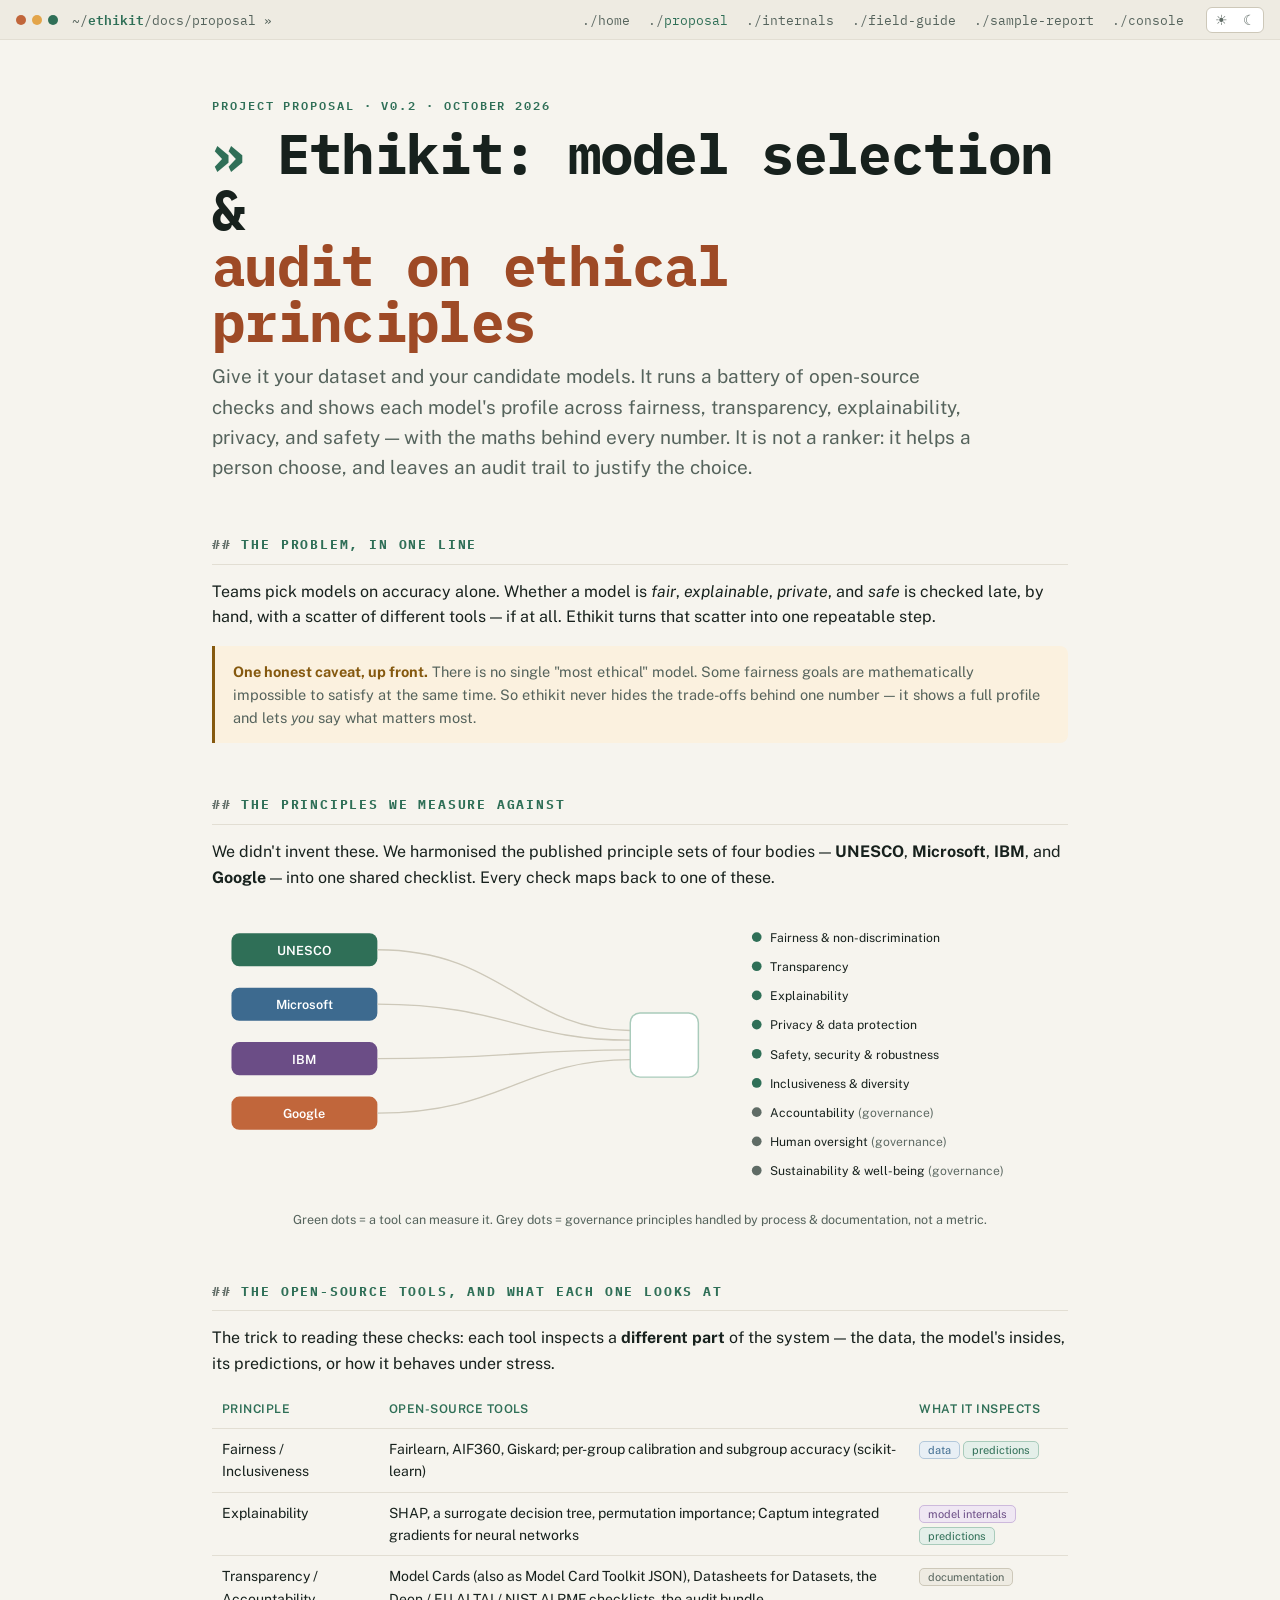
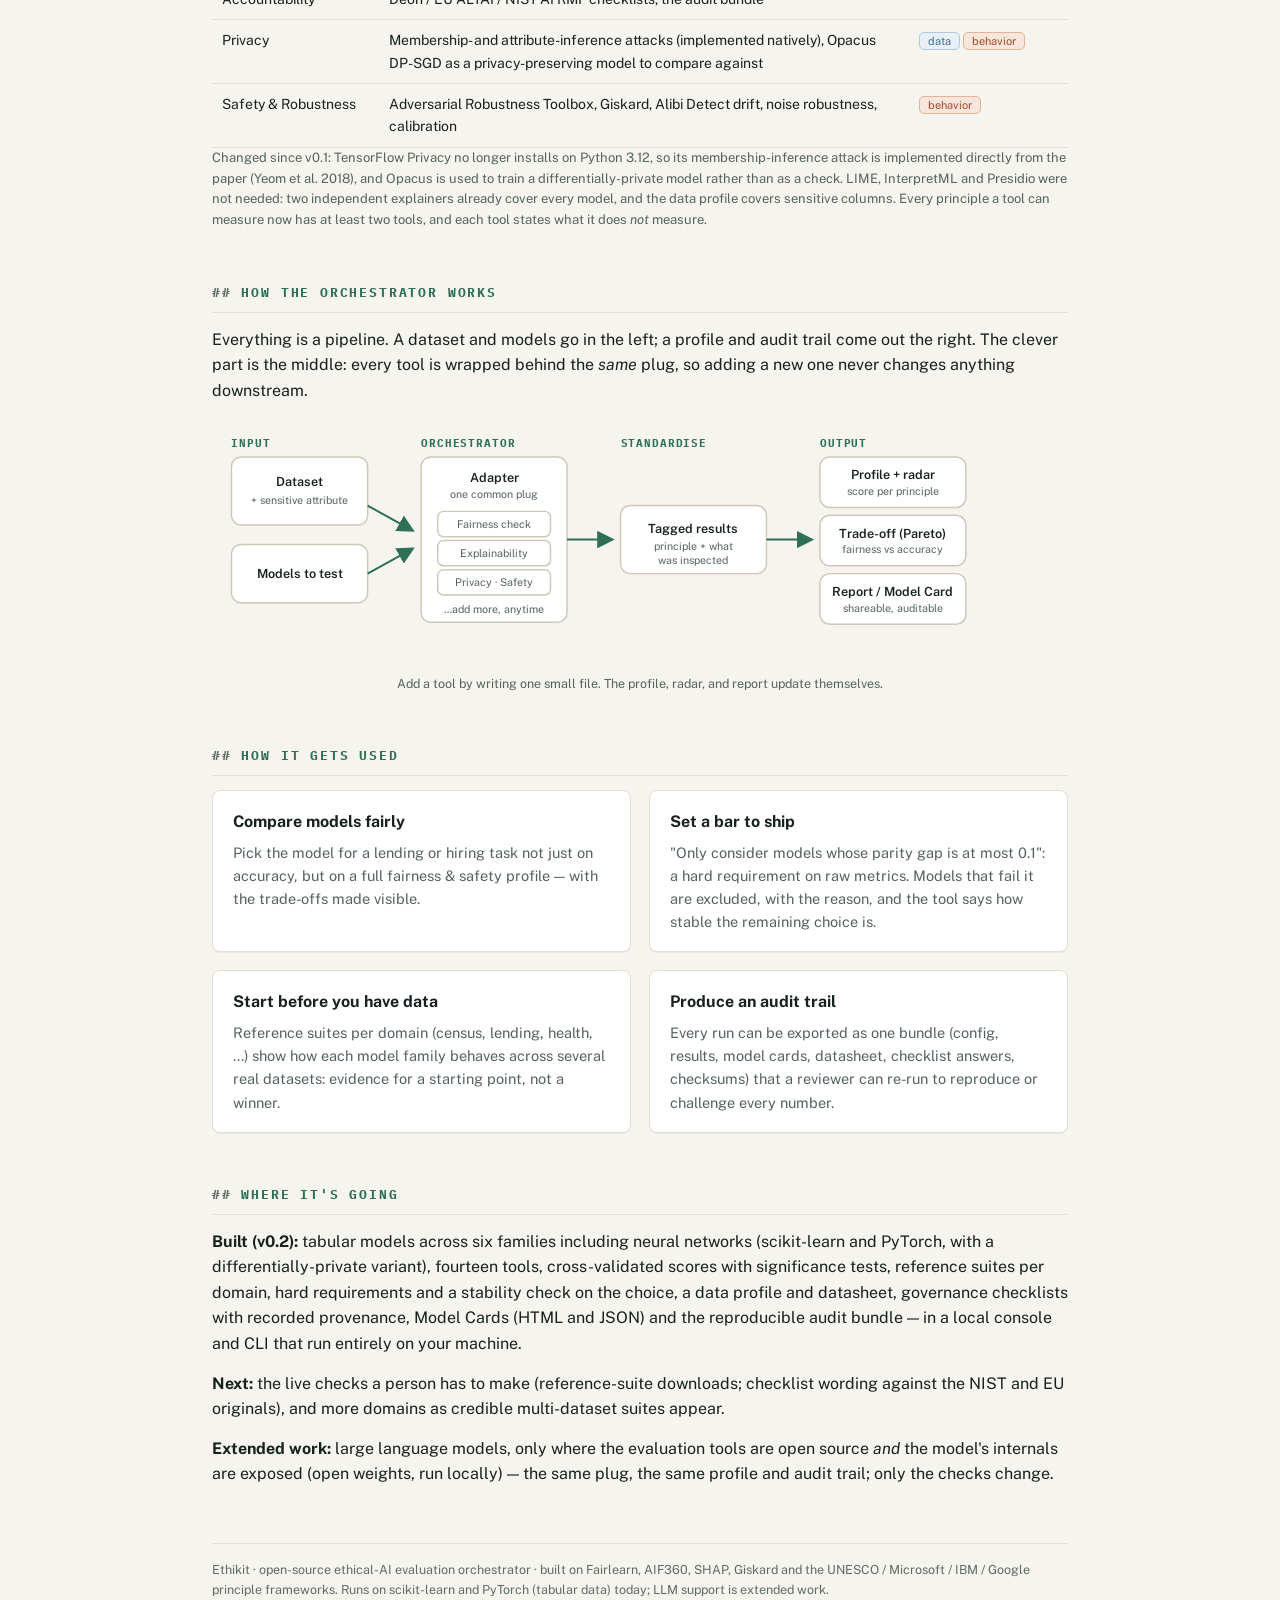
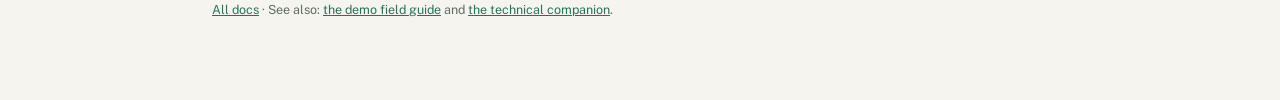
<file: docs/proposal.html>
<!doctype html>
<html lang="en">
<head>
<meta charset="utf-8">
<meta name="viewport" content="width=device-width, initial-scale=1">
<title>Ethikit — Project Proposal</title>
<link rel="stylesheet" href="https://fonts.googleapis.com/css2?family=Public+Sans:ital,wght@0,400;0,500;0,600;0,700;1,400&family=IBM+Plex+Mono:wght@400;500;600;700&display=swap">
<link rel="stylesheet" href="theme.css">
<script src="theme.js" data-path="docs/proposal"></script>
<style>
  *{box-sizing:border-box}
  body{margin:0;background:var(--bg);color:var(--ink);
       font-family:var(--font-body);
       line-height:1.6;-webkit-font-smoothing:antialiased}
  ::selection{background:var(--accent-soft);color:var(--ink)}
  a{color:var(--accent)}
  .wrap{max-width:920px;margin:0 auto;padding:56px 32px 80px}
  .kicker{font-family:var(--font-mono);
          text-transform:uppercase;letter-spacing:.16em;font-size:12px;
          color:var(--accent);font-weight:600}
  h1{font-family:var(--font-display);font-weight:700;font-size:clamp(34px,6vw,56px);letter-spacing:-.03em;
     line-height:1;margin:10px 0 12px}
  h1 .accent{color:var(--red)}
  h1::before{content:"» ";color:var(--accent)}
  h2::before{content:"## ";color:var(--ink-faint)}
  .lede{font-size:19px;color:var(--ink-dim);max-width:64ch;margin:0 0 8px}
  h2{font-family:var(--font-mono);
     font-size:13px;text-transform:uppercase;letter-spacing:.14em;
     color:var(--accent);margin:52px 0 14px;padding-bottom:8px;
     border-bottom:1px solid var(--rule)}
  p{margin:0 0 14px}
  b,strong{color:var(--ink)}
  .sans{font-family:var(--font-body)}
  .grid2{display:grid;grid-template-columns:1fr 1fr;gap:18px}
  .card{background:var(--bg-raised);border:1px solid var(--rule);border-radius:8px;
        padding:18px 20px;box-shadow:var(--shadow)}
  .card h3{margin:0 0 6px;font-size:16px}
  .card p{font-size:14.5px;color:var(--ink-dim);margin:0}
  .pill{display:inline-block;background:var(--accent-soft);color:var(--accent);
        border:1px solid var(--accent-rule);
        border-radius:20px;padding:4px 12px;margin:3px 5px 3px 0;font-size:13px}
  figure{margin:8px 0 6px}
  figcaption{font-size:12.5px;
             color:var(--ink-dim);text-align:center;margin-top:6px}
  table{width:100%;border-collapse:collapse;font-size:14px}
  th,td{text-align:left;padding:9px 10px;border-bottom:1px solid var(--rule);
        vertical-align:top}
  th{color:var(--accent);font-weight:600;font-size:12px;text-transform:uppercase;
     letter-spacing:.04em}
  td code{background:var(--mono-surface);color:var(--mono-ink);padding:1px 6px;border-radius:5px;font-size:12.5px;font-family:var(--font-mono)}
  .tag{font-size:11px;padding:2px 8px;border-radius:5px;border:1px solid transparent}
  .t-data{background:var(--blue-soft);color:var(--blue);border-color:var(--blue-rule)}
  .t-model{background:var(--purple-soft);color:var(--purple);border-color:var(--purple-rule)}
  .t-pred{background:var(--accent-soft);color:var(--accent);border-color:var(--accent-rule)}
  .t-beh{background:var(--red-soft);color:var(--red);border-color:var(--red-rule)}
  .t-doc{background:var(--bg-sunken);color:var(--ink-dim);border-color:var(--rule-strong)}
  .note{background:var(--gold-soft);border-left:3px solid var(--gold);border-radius:0 8px 8px 0;
        padding:14px 18px;font-size:14.5px;color:var(--ink-dim);margin:16px 0}
  .note b{color:var(--gold)}
  .foot{margin-top:56px;padding-top:16px;border-top:1px solid var(--rule);
        font-size:12.5px;color:var(--ink-faint)}
  .muted{font-size:13px;color:var(--ink-dim)}
  @media(max-width:680px){.grid2{grid-template-columns:1fr}}
</style>
</head>
<body>
<div class="wrap">

  <div class="kicker">Project Proposal &middot; v0.2 &middot; October 2026</div>
  <h1>Ethikit: model selection &amp;<br><span class="accent">audit on ethical principles</span></h1>
  <p class="lede">Give it your dataset and your candidate models. It runs a battery of open-source
  checks and shows each model's profile across fairness, transparency, explainability,
  privacy, and safety — with the maths behind every number. It is not a ranker: it helps a
  person choose, and leaves an audit trail to justify the choice.</p>

  <!-- ============ WHAT & WHY ============ -->
  <h2>The problem, in one line</h2>
  <p>Teams pick models on accuracy alone. Whether a model is <em>fair</em>, <em>explainable</em>,
  <em>private</em>, and <em>safe</em> is checked late, by hand, with a scatter of different
  tools — if at all. Ethikit turns that scatter into one repeatable step.</p>

  <div class="note sans"><b>One honest caveat, up front.</b> There is no single "most ethical"
  model. Some fairness goals are mathematically impossible to satisfy at the same time. So
  ethikit never hides the trade-offs behind one number — it shows a full profile and lets
  <em>you</em> say what matters most.</div>

  <!-- ============ PRINCIPLES ============ -->
  <h2>The principles we measure against</h2>
  <p>We didn't invent these. We harmonised the published principle sets of four bodies —
  <b>UNESCO</b>, <b>Microsoft</b>, <b>IBM</b>, and <b>Google</b> — into one shared checklist.
  Every check maps back to one of these.</p>

  <figure>
  <svg viewBox="0 0 880 300" width="100%" role="img" aria-label="Four bodies feeding into nine shared principles">
    <style>
      .lbl{font-family:var(--font-body);font-size:13px;fill:var(--ink)}
      .src{font-family:var(--font-body);font-size:13px;fill:#fff;font-weight:600}
      .pr{font-family:var(--font-body);font-size:12.5px;fill:var(--ink)}
      .gov{fill:var(--ink-faint)}
    </style>
    <!-- sources -->
    <g>
      <rect x="20" y="30" width="150" height="34" rx="8" fill="#2f6f57"/><text x="95" y="52" text-anchor="middle" class="src">UNESCO</text>
      <rect x="20" y="86" width="150" height="34" rx="8" fill="#3d6a8f"/><text x="95" y="108" text-anchor="middle" class="src">Microsoft</text>
      <rect x="20" y="142" width="150" height="34" rx="8" fill="#6b4d86"/><text x="95" y="164" text-anchor="middle" class="src">IBM</text>
      <rect x="20" y="198" width="150" height="34" rx="8" fill="#c1663b"/><text x="95" y="220" text-anchor="middle" class="src">Google</text>
    </g>
    <!-- connectors -->
    <g stroke="var(--rule-strong)" stroke-width="1.4" fill="none">
      <path d="M170 47 C 300 47, 320 130, 430 130"/>
      <path d="M170 103 C 300 103, 320 140, 430 140"/>
      <path d="M170 159 C 300 159, 320 150, 430 150"/>
      <path d="M170 215 C 300 215, 320 160, 430 160"/>
    </g>
    <!-- hub -->
    <rect x="430" y="112" width="70" height="66" rx="10" fill="var(--bg-raised)" stroke="var(--accent-rule)" stroke-width="1.5"/>
    <text x="465" y="140" text-anchor="middle" class="src" font-size="12">shared</text>
    <text x="465" y="157" text-anchor="middle" class="src" font-size="12">check-</text>
    <text x="465" y="171" text-anchor="middle" class="src" font-size="12">list</text>
    <!-- principles -->
    <g>
      <circle cx="560" cy="34" r="5" fill="var(--accent)"/><text x="574" y="39" class="pr">Fairness &amp; non-discrimination</text>
      <circle cx="560" cy="64" r="5" fill="var(--accent)"/><text x="574" y="69" class="pr">Transparency</text>
      <circle cx="560" cy="94" r="5" fill="var(--accent)"/><text x="574" y="99" class="pr">Explainability</text>
      <circle cx="560" cy="124" r="5" fill="var(--accent)"/><text x="574" y="129" class="pr">Privacy &amp; data protection</text>
      <circle cx="560" cy="154" r="5" fill="var(--accent)"/><text x="574" y="159" class="pr">Safety, security &amp; robustness</text>
      <circle cx="560" cy="184" r="5" fill="var(--accent)"/><text x="574" y="189" class="pr">Inclusiveness &amp; diversity</text>
      <circle cx="560" cy="214" r="5" class="gov"/><text x="574" y="219" class="pr">Accountability <tspan fill="var(--ink-faint)">(governance)</tspan></text>
      <circle cx="560" cy="244" r="5" class="gov"/><text x="574" y="249" class="pr">Human oversight <tspan fill="var(--ink-faint)">(governance)</tspan></text>
      <circle cx="560" cy="274" r="5" class="gov"/><text x="574" y="279" class="pr">Sustainability &amp; well-being <tspan fill="var(--ink-faint)">(governance)</tspan></text>
    </g>
  </svg>
  <figcaption>Green dots = a tool can measure it. Grey dots = governance principles handled by process &amp; documentation, not a metric.</figcaption>
  </figure>

  <!-- ============ TOOLS ============ -->
  <h2>The open-source tools, and what each one looks at</h2>
  <p>The trick to reading these checks: each tool inspects a <b>different part</b> of the
  system — the data, the model's insides, its predictions, or how it behaves under stress.</p>

  <table>
    <thead><tr><th>Principle</th><th>Open-source tools</th><th>What it inspects</th></tr></thead>
    <tbody>
      <tr><td>Fairness / Inclusiveness</td><td>Fairlearn, AIF360, Giskard; per-group calibration and subgroup accuracy (scikit-learn)</td>
          <td><span class="tag t-data">data</span> <span class="tag t-pred">predictions</span></td></tr>
      <tr><td>Explainability</td><td>SHAP, a surrogate decision tree, permutation importance; Captum integrated gradients for neural networks</td>
          <td><span class="tag t-model">model internals</span> <span class="tag t-pred">predictions</span></td></tr>
      <tr><td>Transparency / Accountability</td><td>Model Cards (also as Model Card Toolkit JSON), Datasheets for Datasets, the Deon / EU ALTAI / NIST AI RMF checklists, the audit bundle</td>
          <td><span class="tag t-doc">documentation</span></td></tr>
      <tr><td>Privacy</td><td>Membership- and attribute-inference attacks (implemented natively), Opacus DP-SGD as a privacy-preserving model to compare against</td>
          <td><span class="tag t-data">data</span> <span class="tag t-beh">behavior</span></td></tr>
      <tr><td>Safety &amp; Robustness</td><td>Adversarial Robustness Toolbox, Giskard, Alibi Detect drift, noise robustness, calibration</td>
          <td><span class="tag t-beh">behavior</span></td></tr>
    </tbody>
  </table>
  <p class="sans muted">Changed since v0.1: TensorFlow Privacy no longer installs on Python
  3.12, so its membership-inference attack is implemented directly from the paper (Yeom et al.
  2018), and Opacus is used to train a differentially-private model rather than as a check.
  LIME, InterpretML and Presidio were not needed: two independent explainers already cover every
  model, and the data profile covers sensitive columns. Every principle a tool can measure now
  has at least two tools, and each tool states what it does <i>not</i> measure.</p>

  <!-- ============ HOW IT WORKS ============ -->
  <h2>How the orchestrator works</h2>
  <p>Everything is a pipeline. A dataset and models go in the left; a profile and audit trail come out
  the right. The clever part is the middle: every tool is wrapped behind the <em>same</em>
  plug, so adding a new one never changes anything downstream.</p>

  <figure>
  <svg viewBox="0 0 880 250" width="100%" role="img" aria-label="Ethikit pipeline from inputs to profile and audit trail">
    <style>
      .bx{fill:var(--bg-raised);stroke:var(--rule-strong);stroke-width:1.5}
      .bt{font-family:var(--font-body);font-size:13px;fill:var(--ink);font-weight:600}
      .bs{font-family:var(--font-body);font-size:11px;fill:var(--ink-dim)}
      .stage{font-family:var(--font-mono);font-size:11px;fill:var(--accent);font-weight:700;letter-spacing:.08em}
      .arw{stroke:var(--accent);stroke-width:2;fill:none;marker-end:url(#ah)}
    </style>
    <defs><marker id="ah" markerWidth="9" markerHeight="9" refX="7" refY="4.5" orient="auto">
      <path d="M0,0 L9,4.5 L0,9 z" fill="var(--accent)"/></marker></defs>

    <text x="20" y="30" class="stage">INPUT</text>
    <rect class="bx" x="20" y="40" width="140" height="70" rx="10"/>
    <text x="90" y="70" text-anchor="middle" class="bt">Dataset</text>
    <text x="90" y="88" text-anchor="middle" class="bs">+ sensitive attribute</text>
    <rect class="bx" x="20" y="130" width="140" height="60" rx="10"/>
    <text x="90" y="165" text-anchor="middle" class="bt">Models to test</text>

    <path class="arw" d="M160 90 L 205 115"/>
    <path class="arw" d="M160 160 L 205 135"/>

    <text x="215" y="30" class="stage">ORCHESTRATOR</text>
    <rect class="bx" x="215" y="40" width="150" height="170" rx="10" fill="var(--accent-soft)"/>
    <text x="290" y="66" text-anchor="middle" class="bt">Adapter</text>
    <text x="290" y="82" text-anchor="middle" class="bs">one common plug</text>
    <rect class="bx" x="232" y="96" width="116" height="26" rx="6"/><text x="290" y="113" text-anchor="middle" class="bs">Fairness check</text>
    <rect class="bx" x="232" y="126" width="116" height="26" rx="6"/><text x="290" y="143" text-anchor="middle" class="bs">Explainability</text>
    <rect class="bx" x="232" y="156" width="116" height="26" rx="6"/><text x="290" y="173" text-anchor="middle" class="bs">Privacy &middot; Safety</text>
    <text x="290" y="200" text-anchor="middle" class="bs">…add more, anytime</text>

    <path class="arw" d="M365 125 L 410 125"/>

    <text x="420" y="30" class="stage">STANDARDISE</text>
    <rect class="bx" x="420" y="90" width="150" height="70" rx="10"/>
    <text x="495" y="118" text-anchor="middle" class="bt">Tagged results</text>
    <text x="495" y="136" text-anchor="middle" class="bs">principle + what</text>
    <text x="495" y="150" text-anchor="middle" class="bs">was inspected</text>

    <path class="arw" d="M570 125 L 615 125"/>

    <text x="625" y="30" class="stage">OUTPUT</text>
    <rect class="bx" x="625" y="40" width="150" height="52" rx="10"/>
    <text x="700" y="63" text-anchor="middle" class="bt">Profile + radar</text>
    <text x="700" y="79" text-anchor="middle" class="bs">score per principle</text>
    <rect class="bx" x="625" y="100" width="150" height="52" rx="10"/>
    <text x="700" y="123" text-anchor="middle" class="bt">Trade-off (Pareto)</text>
    <text x="700" y="139" text-anchor="middle" class="bs">fairness vs accuracy</text>
    <rect class="bx" x="625" y="160" width="150" height="52" rx="10"/>
    <text x="700" y="183" text-anchor="middle" class="bt">Report / Model Card</text>
    <text x="700" y="199" text-anchor="middle" class="bs">shareable, auditable</text>
  </svg>
  <figcaption>Add a tool by writing one small file. The profile, radar, and report update themselves.</figcaption>
  </figure>

  <!-- ============ USE ============ -->
  <h2>How it gets used</h2>
  <div class="grid2">
    <div class="card"><h3>Compare models fairly</h3><p>Pick the model for a lending or
      hiring task not just on accuracy, but on a full fairness &amp; safety profile — with
      the trade-offs made visible.</p></div>
    <div class="card"><h3>Set a bar to ship</h3><p>"Only consider models whose parity gap is
      at most 0.1": a hard requirement on raw metrics. Models that fail it are excluded, with
      the reason, and the tool says how stable the remaining choice is.</p></div>
    <div class="card"><h3>Start before you have data</h3><p>Reference suites per domain
      (census, lending, health, ...) show how each model family behaves across several real
      datasets: evidence for a starting point, not a winner.</p></div>
    <div class="card"><h3>Produce an audit trail</h3><p>Every run can be exported as one
      bundle (config, results, model cards, datasheet, checklist answers, checksums) that a
      reviewer can re-run to reproduce or challenge every number.</p></div>
  </div>

  <!-- ============ PLAN ============ -->
  <h2>Where it's going</h2>
  <p><b>Built (v0.2):</b> tabular models across six families including neural networks
  (scikit-learn and PyTorch, with a differentially-private variant), fourteen tools, cross-validated
  scores with significance tests, reference suites per domain, hard requirements and a stability
  check on the choice, a data profile and datasheet, governance checklists with recorded provenance,
  Model Cards (HTML and JSON) and the reproducible audit bundle — in a local console and CLI that
  run entirely on your machine.</p>
  <p><b>Next:</b> the live checks a person has to make (reference-suite downloads; checklist
  wording against the NIST and EU originals), and more domains as credible multi-dataset suites appear.</p>
  <p><b>Extended work:</b> large language models, only where the evaluation tools are open source
  <i>and</i> the model's internals are exposed (open weights, run locally) — the same plug, the
  same profile and audit trail; only the checks change.</p>

  <div class="foot">
    Ethikit &middot; open-source ethical-AI evaluation orchestrator &middot; built on Fairlearn,
    AIF360, SHAP, Giskard and the UNESCO / Microsoft / IBM / Google principle frameworks.
    Runs on scikit-learn and PyTorch (tabular data) today; LLM support is extended work.
    <br><a href="index.html">All docs</a> &middot; See also: <a href="field-guide.html" >the demo field guide</a>
    and <a href="understanding.html" >the technical companion</a>.
  </div>

</div>
</body>
</html>
</file>
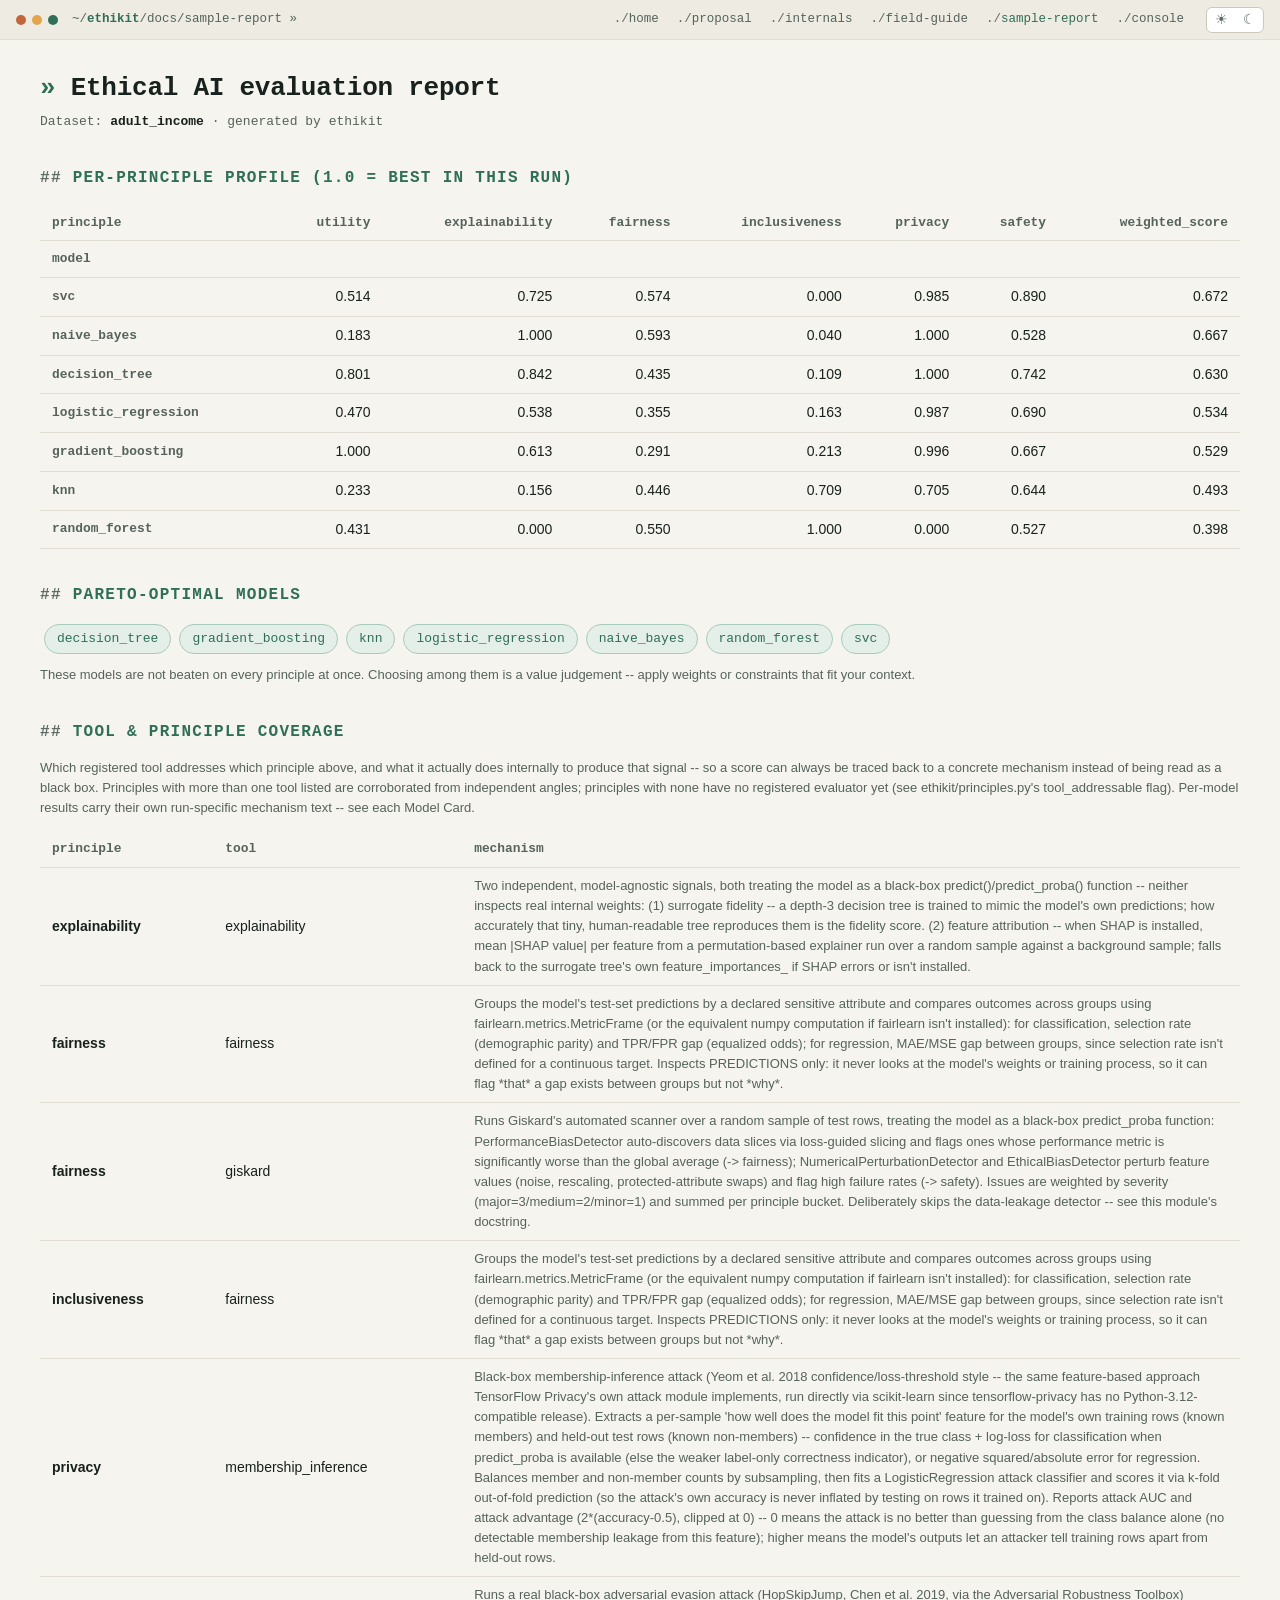
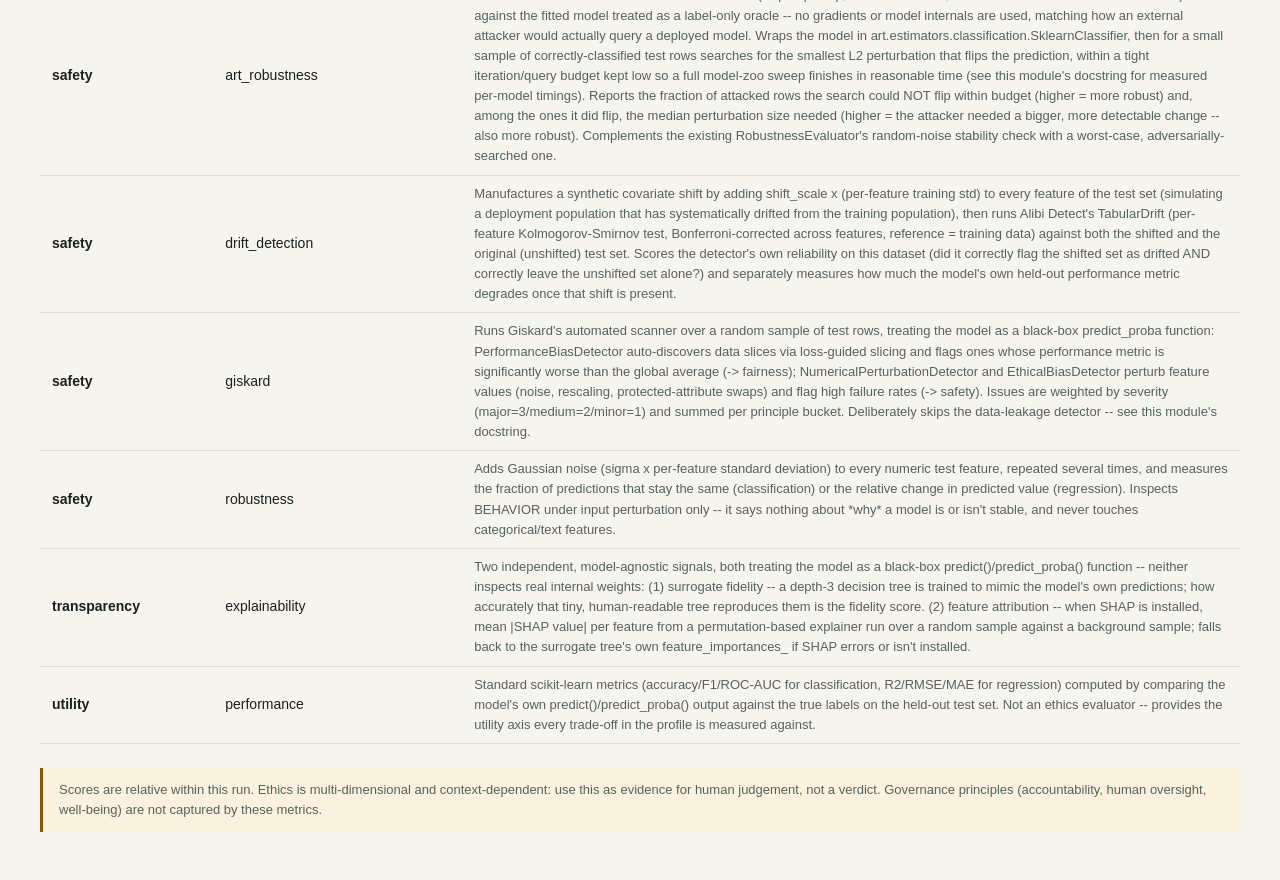
<file: docs/report.html>
<!doctype html><html lang="en"><head><meta charset="utf-8">
<meta name="viewport" content="width=device-width, initial-scale=1">
<title>Ethikit report - adult_income</title>
<style>/* ethikit theme -- one palette for the docs site, the console, reports and model cards.
 *
 * Colours come from the project proposal: ink #17211d, green #2f6f57, clay #c1663b,
 * amber #e3a54a, blue #3d6a8f, purple #6b4d86. Light mode is the proposal as written;
 * dark mode keeps the same hues on an ink-green surface, with lifted text tints.
 *
 * Mode: follows the OS (prefers-color-scheme) unless the viewer picks one with the
 * ☀/☾ toggle (theme.js), which sets <html data-theme="light|dark"> and remembers it.
 *
 * Canonical copy: ethikit/web/theme.css. docs/theme.css is a copy written by
 * `python -m ethikit export-site`; generated reports inline this file.
 */
:root{
  color-scheme: light;
  --bg:#f6f4ee; --bg-raised:#ffffff; --bg-sunken:#eeebe2;
  --ink:#17211d; --ink-dim:#55635c; --ink-faint:#5f6b65;
  --rule:#e2ded3; --rule-strong:#cdc8b9;

  --green:#2f6f57;
  --accent:#2f6f57; --accent-ink:#ffffff; --accent-soft:#e4efe9; --accent-rule:#a9cbbb;
  --amber:#e3a54a;
  --gold:#85590f; --gold-soft:#fbf1df; --gold-rule:#e3c48a;
  --clay:#c1663b;
  --red:#9e4a26; --red-soft:#f8e6dc; --red-rule:#e2b49b;
  --blue-solid:#3d6a8f;
  --blue:#3d6a8f; --blue-soft:#e8eff5; --blue-rule:#b3c8da;
  --purple-solid:#6b4d86;
  --purple:#6b4d86; --purple-soft:#efe7f3; --purple-rule:#cdb9dc;

  --mono-surface:#eeebe2; --mono-ink:#2c3a33;
  --shadow:0 1px 0 rgba(23,33,29,.06);

  --font-display:"IBM Plex Mono","SFMono-Regular",Consolas,monospace;
  --font-body:"Public Sans",-apple-system,"Segoe UI",sans-serif;
  --font-mono:"IBM Plex Mono","SFMono-Regular",Consolas,monospace;
}
@media (prefers-color-scheme: dark){
  :root:not([data-theme="light"]){
    color-scheme: dark;
    --bg:#0e1511; --bg-raised:#17211d; --bg-sunken:#0a100d;
    --ink:#e6eee9; --ink-dim:#a2b3aa; --ink-faint:#8a9d93;
    --rule:#25352d; --rule-strong:#35493f;
    --accent:#5fb893; --accent-ink:#07130e; --accent-soft:#17291f; --accent-rule:#2f6f57;
    --gold:#e3a54a; --gold-soft:#2a2113; --gold-rule:#6e5224;
    --red:#e08a62; --red-soft:#2d1b14; --red-rule:#7a4128;
    --blue:#82b4da; --blue-soft:#14222e; --blue-rule:#3d6a8f;
    --purple:#b8a0d6; --purple-soft:#221a2d; --purple-rule:#6b4d86;
    --mono-surface:#121b17; --mono-ink:#c3d4ca;
    --shadow:0 1px 0 rgba(0,0,0,.35);
  }
}
:root[data-theme="dark"]{
  color-scheme: dark;
  --bg:#0e1511; --bg-raised:#17211d; --bg-sunken:#0a100d;
  --ink:#e6eee9; --ink-dim:#a2b3aa; --ink-faint:#8a9d93;
  --rule:#25352d; --rule-strong:#35493f;
  --accent:#5fb893; --accent-ink:#07130e; --accent-soft:#17291f; --accent-rule:#2f6f57;
  --gold:#e3a54a; --gold-soft:#2a2113; --gold-rule:#6e5224;
  --red:#e08a62; --red-soft:#2d1b14; --red-rule:#7a4128;
  --blue:#82b4da; --blue-soft:#14222e; --blue-rule:#3d6a8f;
  --purple:#b8a0d6; --purple-soft:#221a2d; --purple-rule:#6b4d86;
  --mono-surface:#121b17; --mono-ink:#c3d4ca;
  --shadow:0 1px 0 rgba(0,0,0,.35);
}

/* ---- terminal title bar + theme toggle (injected by theme.js) ---------------- */
.ek-bar{
  position:sticky; top:0; z-index:50; display:flex; align-items:center; gap:14px;
  padding:0 16px; height:40px; background:var(--bg-sunken); border-bottom:1px solid var(--rule);
  font-family:var(--font-mono); font-size:12.5px; color:var(--ink-dim);
}
.ek-dots{display:flex; gap:6px; flex:none}
.ek-dots i{width:10px; height:10px; border-radius:50%; display:block; background:var(--rule-strong)}
.ek-dots i:nth-child(1){background:var(--clay)} .ek-dots i:nth-child(2){background:var(--amber)}
.ek-dots i:nth-child(3){background:var(--green)}
.ek-path{white-space:nowrap; overflow:hidden; text-overflow:ellipsis; min-width:0}
.ek-path b{color:var(--accent); font-weight:600}
.ek-nav{display:flex; gap:2px; margin-left:auto; overflow-x:auto; scrollbar-width:none}
.ek-nav::-webkit-scrollbar{display:none}
.ek-nav a{color:var(--ink-dim); text-decoration:none; padding:4px 8px; border-radius:4px; white-space:nowrap}
.ek-nav a:hover{color:var(--ink); background:var(--bg-raised)}
.ek-nav a[aria-current="page"]{color:var(--accent)}
.ek-nav a::before{content:"./"; color:var(--ink-faint)}
.ek-theme{
  display:inline-flex; flex:none; border:1px solid var(--rule-strong); border-radius:6px; overflow:hidden;
  background:var(--bg-raised);
}
.ek-theme button{
  all:unset; cursor:pointer; width:28px; height:24px; display:grid; place-items:center;
  color:var(--ink-faint); font-size:14px; line-height:1;
}
.ek-theme button:hover{color:var(--ink)}
.ek-theme button[aria-pressed="true"]{background:var(--accent-soft); color:var(--accent)}
.ek-theme button:focus-visible{outline:2px solid var(--accent); outline-offset:-2px}
@media (max-width:640px){ .ek-path{display:none} .ek-nav{margin-left:0} }
</style>
<script data-path="docs/sample-report" data-nav="docs">/* ethikit theme switcher + terminal title bar.
 *
 * Load in <head> (not deferred) so a remembered choice applies before first paint:
 *   <script src="theme.js" data-path="docs/proposal" data-nav="docs"><\/script>
 * - No choice stored -> follows the OS light/dark setting.
 * - ☀ / ☾ buttons pin light / dark; pressing the pinned one again returns to "auto".
 * - The choice is shared by every ethikit page on the same origin (localStorage) and
 *   syncs live across open tabs and into embedded model cards.
 * data-nav="docs" adds the docs links; data-nav="none" shows only the toggle.
 *
 * Canonical copy: ethikit/web/theme.js (docs/theme.js is copied by export-site).
 */
(function () {
  var KEY = "ethikit-theme";
  var root = document.documentElement;
  var script = document.currentScript;

  function stored() { try { return localStorage.getItem(KEY); } catch (e) { return null; } }
  function save(v) { try { v ? localStorage.setItem(KEY, v) : localStorage.removeItem(KEY); } catch (e) {} }
  function apply(v) {
    if (v === "light" || v === "dark") root.setAttribute("data-theme", v);
    else root.removeAttribute("data-theme");
    var btns = document.querySelectorAll(".ek-theme button");
    for (var i = 0; i < btns.length; i++) {
      btns[i].setAttribute("aria-pressed", String(btns[i].dataset.mode === v));
    }
    root.dispatchEvent(new CustomEvent("ethikit-theme", { detail: v || "auto" }));
  }
  apply(stored());

  window.addEventListener("storage", function (e) { if (e.key === KEY) apply(e.newValue); });

  function toggle() {
    var el = document.createElement("span");
    el.className = "ek-theme";
    el.setAttribute("role", "group");
    el.setAttribute("aria-label", "Colour theme");
    [["light", "☀", "Light theme"], ["dark", "☾", "Dark theme"]].forEach(function (m) {
      var b = document.createElement("button");
      b.type = "button"; b.dataset.mode = m[0]; b.textContent = m[1];
      b.title = m[2] + " (press again to follow your system setting)";
      b.setAttribute("aria-label", m[2]);
      b.setAttribute("aria-pressed", String(stored() === m[0]));
      b.addEventListener("click", function () {
        var next = stored() === m[0] ? null : m[0];
        save(next); apply(next);
      });
      el.appendChild(b);
    });
    return el;
  }
  window.ethikitThemeToggle = toggle;

  var DOCS = [
    ["index.html", "home"], ["proposal.html", "proposal"], ["understanding.html", "internals"],
    ["field-guide.html", "field-guide"], ["report.html", "sample-report"], ["console/", "console"],
  ];

  function bar() {
    if (!script || script.dataset.bar === "none" || document.querySelector(".ek-bar")) return;
    if (window.self !== window.top) return;  // embedded (e.g. a model card in the console): host has the bar
    var path = script.dataset.path || location.pathname.replace(/^\//, "");
    var nav = script.dataset.nav || "docs";
    var base = script.dataset.base || "";
    if (nav === "console") {
      // `ethikit serve` serves the console at / and the docs at /docs/ (all local);
      // opened straight from disk, the docs are the sibling folder.
      nav = "docs";
      base = location.protocol === "file:" ? "../" : "/docs/";
    }
    var b = document.createElement("header");
    b.className = "ek-bar";
    var dots = '<span class="ek-dots" aria-hidden="true"><i></i><i></i><i></i></span>';
    b.innerHTML = dots + '<span class="ek-path">~/<b>ethikit</b>/' + path + " »</span>";
    var n = document.createElement("nav");
    n.className = "ek-nav";
    n.setAttribute("aria-label", "ethikit pages");
    if (nav === "docs") {
      var here = location.pathname.split("/").pop() || "index.html";
      DOCS.forEach(function (d) {
        var a = document.createElement("a");
        a.href = base + d[0]; a.textContent = d[1];
        // docs pages served by `ethikit serve` -> the live console at /, not the static replay
        if (d[0] === "console/" && location.protocol !== "file:" && (location.pathname.indexOf("/docs/") === 0 || base === "/docs/")) a.href = "/";
        if (d[0] === here || (d[0] === "console/" && /\/console\/?/.test(location.pathname))) {
          a.setAttribute("aria-current", "page");
        }
        n.appendChild(a);
      });
    }
    b.appendChild(n);
    b.appendChild(toggle());
    document.body.insertBefore(b, document.body.firstChild);
  }
  if (document.readyState === "loading") document.addEventListener("DOMContentLoaded", bar);
  else bar();
})();
</script>
<style>

*{box-sizing:border-box}
body{font-family:var(--font-body);margin:0;color:var(--ink);background:var(--bg);line-height:1.55}
.page{padding:28px 40px 48px}
h1{font-family:var(--font-mono);font-weight:600;letter-spacing:-.01em}
h1::before{content:"» ";color:var(--accent)}
b,strong{color:var(--ink)}
.sub{color:var(--ink-dim);margin-bottom:28px;font-family:var(--font-mono);font-size:13px}
h2{text-transform:uppercase;letter-spacing:.08em;color:var(--accent);
  font-family:var(--font-mono);font-weight:600}
h2::before{content:"## ";color:var(--ink-faint)}
th{color:var(--ink-dim);font-family:var(--font-mono);font-size:.92em}
tr:hover td,tr:hover th{background:var(--bg-raised)}
.muted{font-size:13px;color:var(--ink-dim)}
.pill{display:inline-block;background:var(--accent-soft);color:var(--accent);
  border:1px solid var(--accent-rule);border-radius:20px;font-family:var(--font-mono)}
.pill.gov{background:var(--gold-soft);color:var(--gold);border-color:var(--gold-rule)}
.pill.other{background:var(--blue-soft);color:var(--blue);border-color:var(--blue-rule)}
.pill.bad{background:var(--red-soft);color:var(--red);border-color:var(--red-rule)}
.note{background:var(--gold-soft);border-left:3px solid var(--gold);color:var(--ink-dim)}
code,pre{background:var(--mono-surface);color:var(--mono-ink);border-radius:4px;
  font-family:var(--font-mono)}
pre{padding:10px 12px;overflow-x:auto;font-size:12px;line-height:1.5;white-space:pre}

h1{font-size:26px;margin:0 0 4px}
h2{font-size:16px;margin-top:34px}
.tbl{border-collapse:collapse;width:100%;font-size:14px}
.tbl th,.tbl td{padding:8px 12px;border-bottom:1px solid var(--rule);text-align:right}
.tbl th:first-child,.tbl td:first-child{text-align:left;font-weight:600}
.pill{padding:4px 12px;margin:3px 4px;font-size:13px}
.note{padding:12px 16px;font-size:13px;margin-top:24px}
.tbl.cov th,.tbl.cov td{text-align:left}
.tbl.cov td:last-child{max-width:520px;white-space:normal;color:var(--ink-dim);font-size:13px}
</style></head><body><main class="page">
<h1>Ethical AI evaluation report</h1>
<div class="sub">Dataset: <b>adult_income</b> &middot; generated by ethikit</div>

<h2>Per-principle profile (1.0 = best in this run)</h2>
<table class="dataframe tbl">
  <thead>
    <tr style="text-align: right;">
      <th>principle</th>
      <th>utility</th>
      <th>explainability</th>
      <th>fairness</th>
      <th>inclusiveness</th>
      <th>privacy</th>
      <th>safety</th>
      <th>weighted_score</th>
    </tr>
    <tr>
      <th>model</th>
      <th></th>
      <th></th>
      <th></th>
      <th></th>
      <th></th>
      <th></th>
      <th></th>
    </tr>
  </thead>
  <tbody>
    <tr>
      <th>svc</th>
      <td>0.514</td>
      <td>0.725</td>
      <td>0.574</td>
      <td>0.000</td>
      <td>0.985</td>
      <td>0.890</td>
      <td>0.672</td>
    </tr>
    <tr>
      <th>naive_bayes</th>
      <td>0.183</td>
      <td>1.000</td>
      <td>0.593</td>
      <td>0.040</td>
      <td>1.000</td>
      <td>0.528</td>
      <td>0.667</td>
    </tr>
    <tr>
      <th>decision_tree</th>
      <td>0.801</td>
      <td>0.842</td>
      <td>0.435</td>
      <td>0.109</td>
      <td>1.000</td>
      <td>0.742</td>
      <td>0.630</td>
    </tr>
    <tr>
      <th>logistic_regression</th>
      <td>0.470</td>
      <td>0.538</td>
      <td>0.355</td>
      <td>0.163</td>
      <td>0.987</td>
      <td>0.690</td>
      <td>0.534</td>
    </tr>
    <tr>
      <th>gradient_boosting</th>
      <td>1.000</td>
      <td>0.613</td>
      <td>0.291</td>
      <td>0.213</td>
      <td>0.996</td>
      <td>0.667</td>
      <td>0.529</td>
    </tr>
    <tr>
      <th>knn</th>
      <td>0.233</td>
      <td>0.156</td>
      <td>0.446</td>
      <td>0.709</td>
      <td>0.705</td>
      <td>0.644</td>
      <td>0.493</td>
    </tr>
    <tr>
      <th>random_forest</th>
      <td>0.431</td>
      <td>0.000</td>
      <td>0.550</td>
      <td>1.000</td>
      <td>0.000</td>
      <td>0.527</td>
      <td>0.398</td>
    </tr>
  </tbody>
</table>

<h2>Pareto-optimal models</h2>
<div><span class="pill">decision_tree</span><span class="pill">gradient_boosting</span><span class="pill">knn</span><span class="pill">logistic_regression</span><span class="pill">naive_bayes</span><span class="pill">random_forest</span><span class="pill">svc</span></div>
<p class="muted" style="margin-top:8px">
These models are not beaten on every principle at once. Choosing among them is
a value judgement -- apply weights or constraints that fit your context.</p>

<h2>Tool &amp; principle coverage</h2>
<p class="muted" style="margin-top:8px">
Which registered tool addresses which principle above, and what it actually does
internally to produce that signal -- so a score can always be traced back to a
concrete mechanism instead of being read as a black box. Principles with more than
one tool listed are corroborated from independent angles; principles with none have
no registered evaluator yet (see ethikit/principles.py's tool_addressable flag).
Per-model results carry their own run-specific mechanism text -- see each Model Card.</p>
<table class="dataframe tbl cov">
  <thead>
    <tr style="text-align: right;">
      <th>principle</th>
      <th>tool</th>
      <th>mechanism</th>
    </tr>
  </thead>
  <tbody>
    <tr>
      <td>explainability</td>
      <td>explainability</td>
      <td>Two independent, model-agnostic signals, both treating the model as a black-box predict()/predict_proba() function -- neither inspects real internal weights: (1) surrogate fidelity -- a depth-3 decision tree is trained to mimic the model's own predictions; how accurately that tiny, human-readable tree reproduces them is the fidelity score. (2) feature attribution -- when SHAP is installed, mean |SHAP value| per feature from a permutation-based explainer run over a random sample against a background sample; falls back to the surrogate tree's own feature_importances_ if SHAP errors or isn't installed.</td>
    </tr>
    <tr>
      <td>fairness</td>
      <td>fairness</td>
      <td>Groups the model's test-set predictions by a declared sensitive attribute and compares outcomes across groups using fairlearn.metrics.MetricFrame (or the equivalent numpy computation if fairlearn isn't installed): for classification, selection rate (demographic parity) and TPR/FPR gap (equalized odds); for regression, MAE/MSE gap between groups, since selection rate isn't defined for a continuous target. Inspects PREDICTIONS only: it never looks at the model's weights or training process, so it can flag *that* a gap exists between groups but not *why*.</td>
    </tr>
    <tr>
      <td>fairness</td>
      <td>giskard</td>
      <td>Runs Giskard's automated scanner over a random sample of test rows, treating the model as a black-box predict_proba function: PerformanceBiasDetector auto-discovers data slices via loss-guided slicing and flags ones whose performance metric is significantly worse than the global average (-&gt; fairness); NumericalPerturbationDetector and EthicalBiasDetector perturb feature values (noise, rescaling, protected-attribute swaps) and flag high failure rates (-&gt; safety). Issues are weighted by severity (major=3/medium=2/minor=1) and summed per principle bucket. Deliberately skips the data-leakage detector -- see this module's docstring.</td>
    </tr>
    <tr>
      <td>inclusiveness</td>
      <td>fairness</td>
      <td>Groups the model's test-set predictions by a declared sensitive attribute and compares outcomes across groups using fairlearn.metrics.MetricFrame (or the equivalent numpy computation if fairlearn isn't installed): for classification, selection rate (demographic parity) and TPR/FPR gap (equalized odds); for regression, MAE/MSE gap between groups, since selection rate isn't defined for a continuous target. Inspects PREDICTIONS only: it never looks at the model's weights or training process, so it can flag *that* a gap exists between groups but not *why*.</td>
    </tr>
    <tr>
      <td>privacy</td>
      <td>membership_inference</td>
      <td>Black-box membership-inference attack (Yeom et al. 2018 confidence/loss-threshold style -- the same feature-based approach TensorFlow Privacy's own attack module implements, run directly via scikit-learn since tensorflow-privacy has no Python-3.12-compatible release). Extracts a per-sample 'how well does the model fit this point' feature for the model's own training rows (known members) and held-out test rows (known non-members) -- confidence in the true class + log-loss for classification when predict_proba is available (else the weaker label-only correctness indicator), or negative squared/absolute error for regression. Balances member and non-member counts by subsampling, then fits a LogisticRegression attack classifier and scores it via k-fold out-of-fold prediction (so the attack's own accuracy is never inflated by testing on rows it trained on). Reports attack AUC and attack advantage (2*(accuracy-0.5), clipped at 0) -- 0 means the attack is no better than guessing from the class balance alone (no detectable membership leakage from this feature); higher means the model's outputs let an attacker tell training rows apart from held-out rows.</td>
    </tr>
    <tr>
      <td>safety</td>
      <td>art_robustness</td>
      <td>Runs a real black-box adversarial evasion attack (HopSkipJump, Chen et al. 2019, via the Adversarial Robustness Toolbox) against the fitted model treated as a label-only oracle -- no gradients or model internals are used, matching how an external attacker would actually query a deployed model. Wraps the model in art.estimators.classification.SklearnClassifier, then for a small sample of correctly-classified test rows searches for the smallest L2 perturbation that flips the prediction, within a tight iteration/query budget kept low so a full model-zoo sweep finishes in reasonable time (see this module's docstring for measured per-model timings). Reports the fraction of attacked rows the search could NOT flip within budget (higher = more robust) and, among the ones it did flip, the median perturbation size needed (higher = the attacker needed a bigger, more detectable change -- also more robust). Complements the existing RobustnessEvaluator's random-noise stability check with a worst-case, adversarially-searched one.</td>
    </tr>
    <tr>
      <td>safety</td>
      <td>drift_detection</td>
      <td>Manufactures a synthetic covariate shift by adding shift_scale x (per-feature training std) to every feature of the test set (simulating a deployment population that has systematically drifted from the training population), then runs Alibi Detect's TabularDrift (per-feature Kolmogorov-Smirnov test, Bonferroni-corrected across features, reference = training data) against both the shifted and the original (unshifted) test set. Scores the detector's own reliability on this dataset (did it correctly flag the shifted set as drifted AND correctly leave the unshifted set alone?) and separately measures how much the model's own held-out performance metric degrades once that shift is present.</td>
    </tr>
    <tr>
      <td>safety</td>
      <td>giskard</td>
      <td>Runs Giskard's automated scanner over a random sample of test rows, treating the model as a black-box predict_proba function: PerformanceBiasDetector auto-discovers data slices via loss-guided slicing and flags ones whose performance metric is significantly worse than the global average (-&gt; fairness); NumericalPerturbationDetector and EthicalBiasDetector perturb feature values (noise, rescaling, protected-attribute swaps) and flag high failure rates (-&gt; safety). Issues are weighted by severity (major=3/medium=2/minor=1) and summed per principle bucket. Deliberately skips the data-leakage detector -- see this module's docstring.</td>
    </tr>
    <tr>
      <td>safety</td>
      <td>robustness</td>
      <td>Adds Gaussian noise (sigma x per-feature standard deviation) to every numeric test feature, repeated several times, and measures the fraction of predictions that stay the same (classification) or the relative change in predicted value (regression). Inspects BEHAVIOR under input perturbation only -- it says nothing about *why* a model is or isn't stable, and never touches categorical/text features.</td>
    </tr>
    <tr>
      <td>transparency</td>
      <td>explainability</td>
      <td>Two independent, model-agnostic signals, both treating the model as a black-box predict()/predict_proba() function -- neither inspects real internal weights: (1) surrogate fidelity -- a depth-3 decision tree is trained to mimic the model's own predictions; how accurately that tiny, human-readable tree reproduces them is the fidelity score. (2) feature attribution -- when SHAP is installed, mean |SHAP value| per feature from a permutation-based explainer run over a random sample against a background sample; falls back to the surrogate tree's own feature_importances_ if SHAP errors or isn't installed.</td>
    </tr>
    <tr>
      <td>utility</td>
      <td>performance</td>
      <td>Standard scikit-learn metrics (accuracy/F1/ROC-AUC for classification, R2/RMSE/MAE for regression) computed by comparing the model's own predict()/predict_proba() output against the true labels on the held-out test set. Not an ethics evaluator -- provides the utility axis every trade-off in the profile is measured against.</td>
    </tr>
  </tbody>
</table>

<div class="note">Scores are relative within this run. Ethics is multi-dimensional and context-dependent: use this as evidence for human judgement, not a verdict. Governance principles (accountability, human oversight, well-being) are not captured by these metrics.</div>
</main></body></html>
</file>
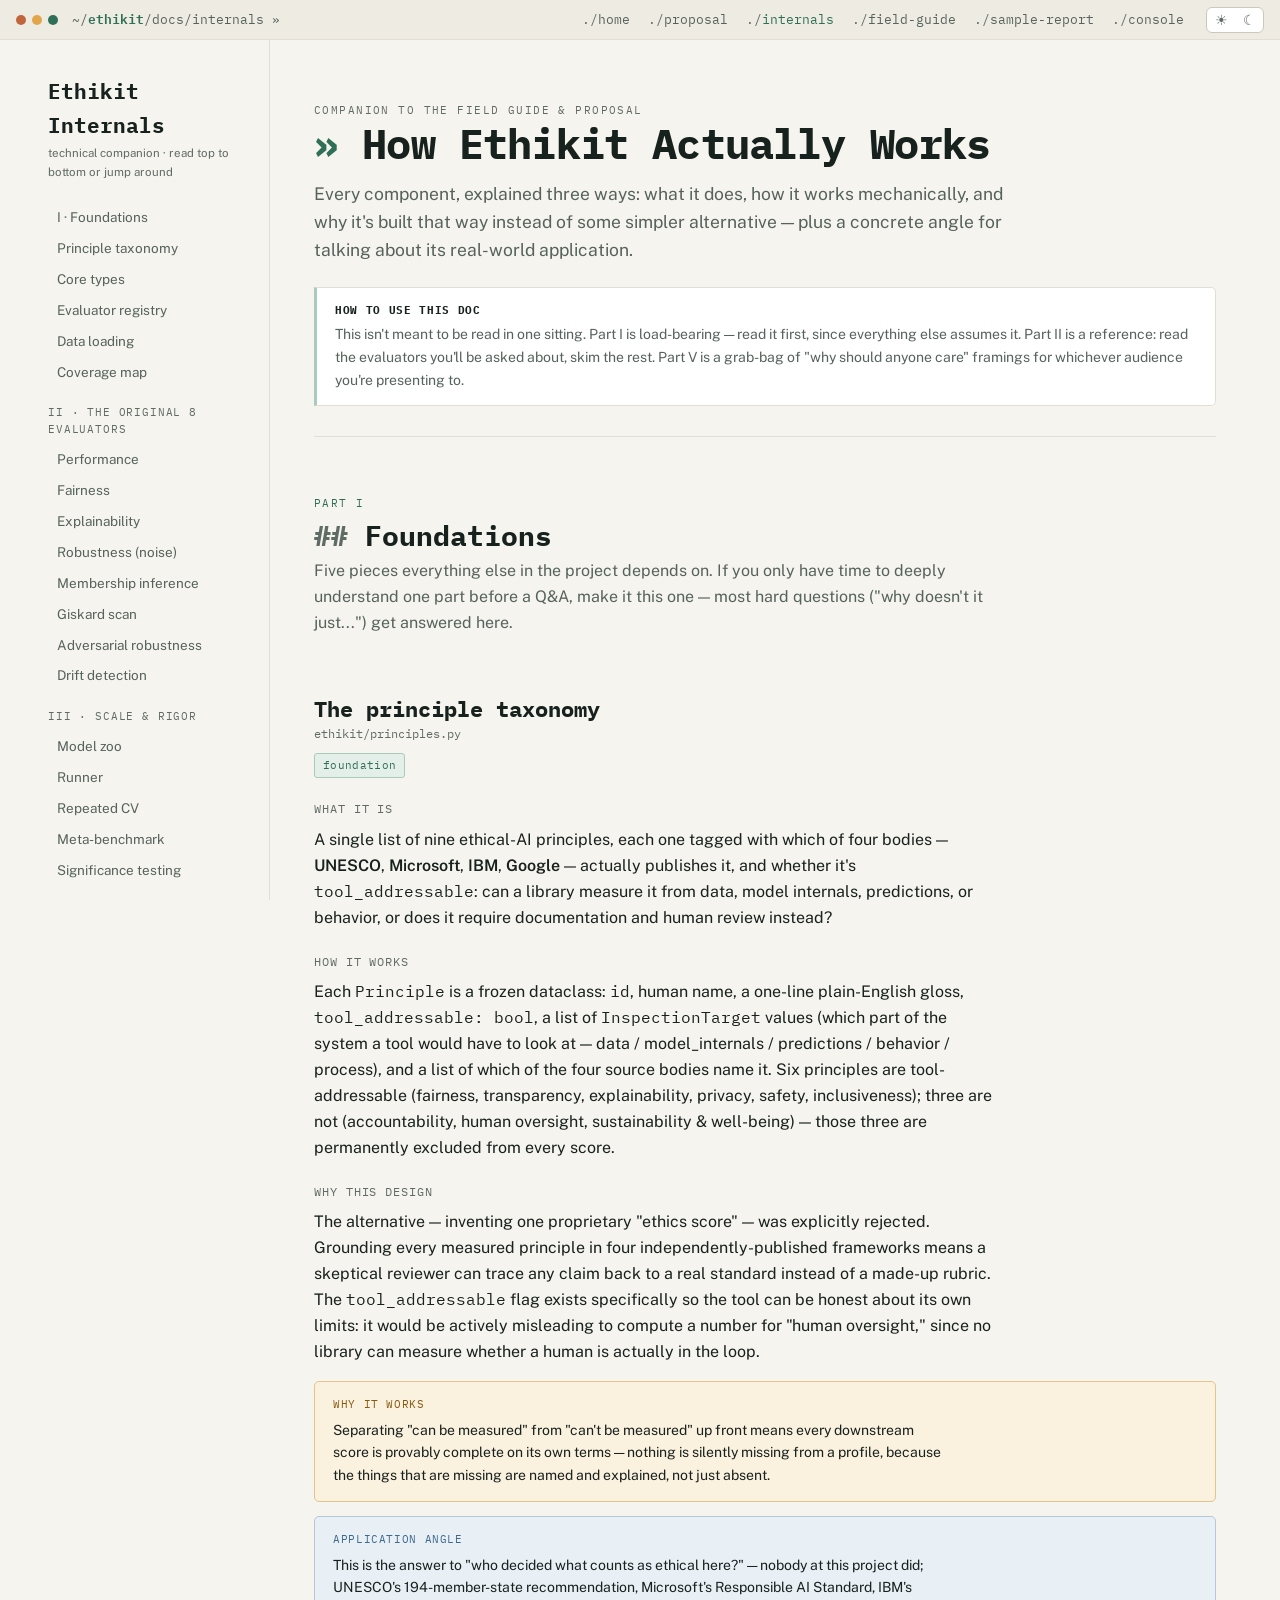
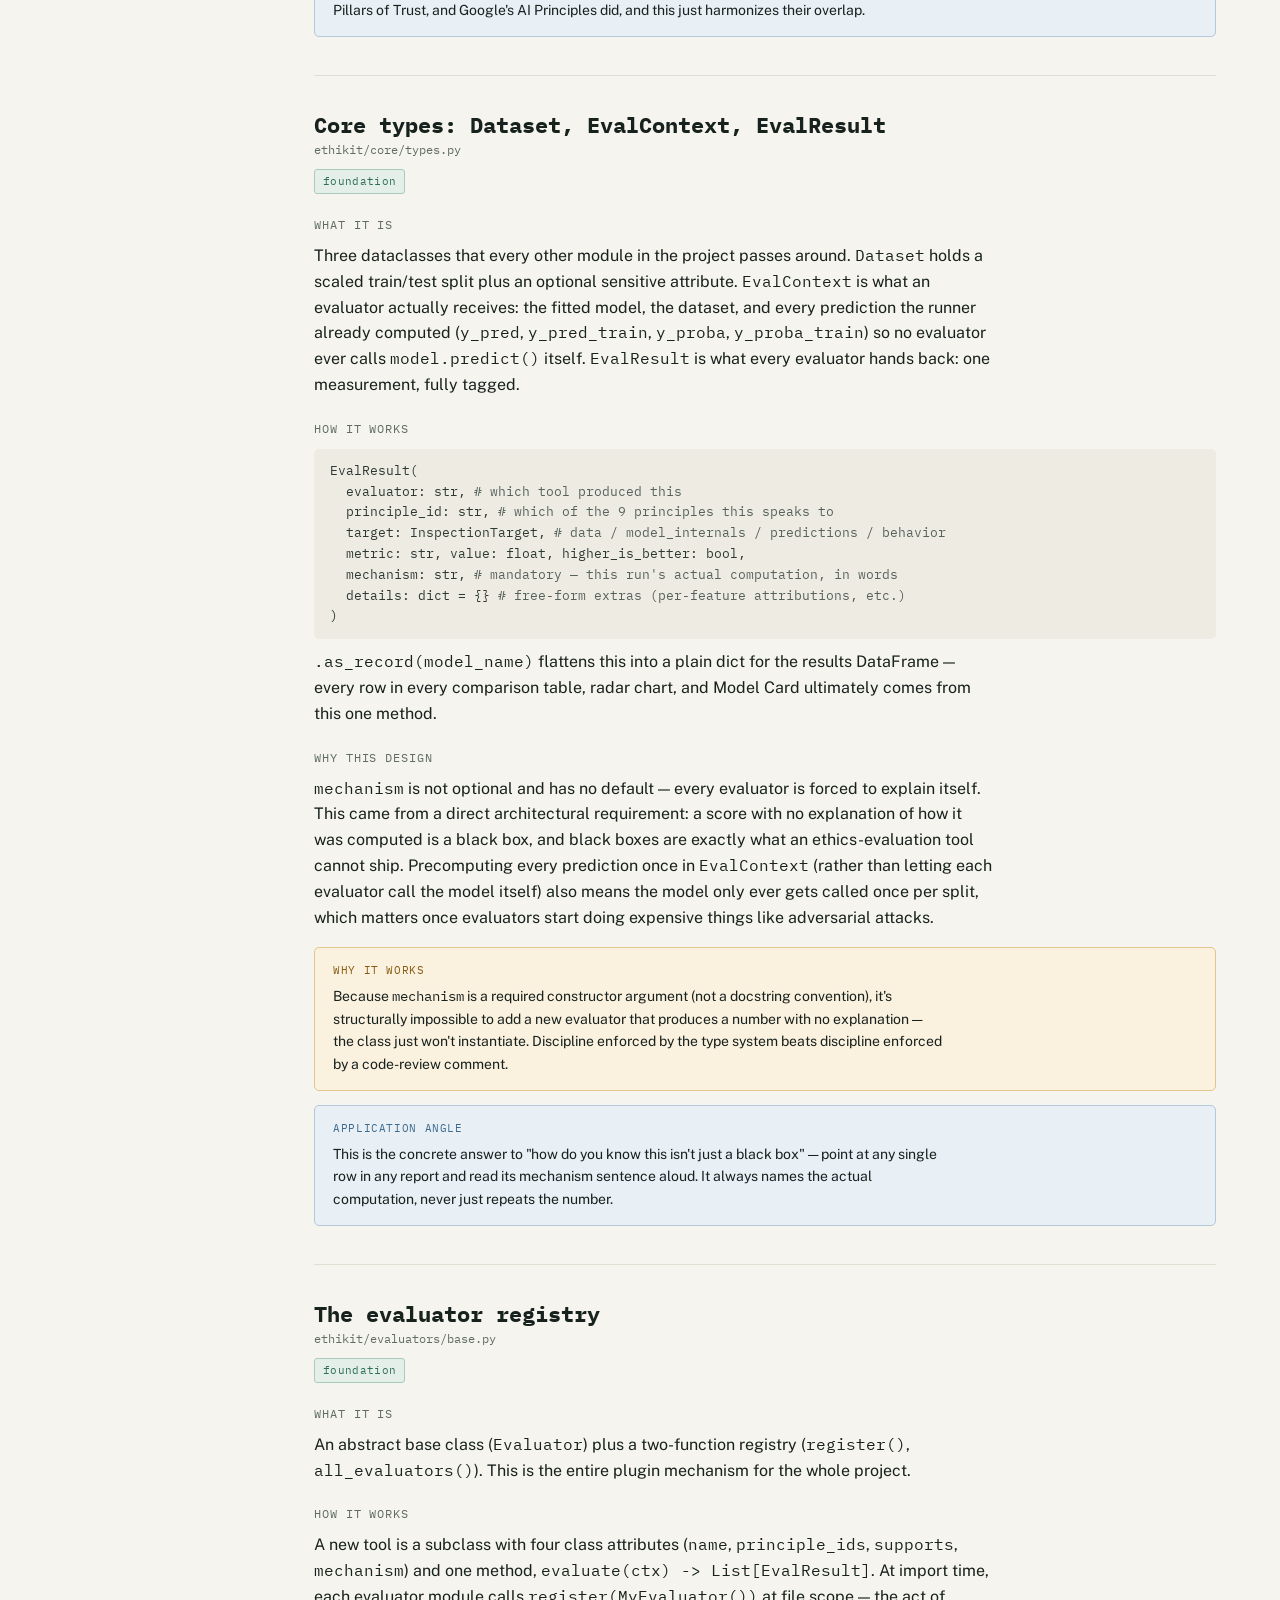
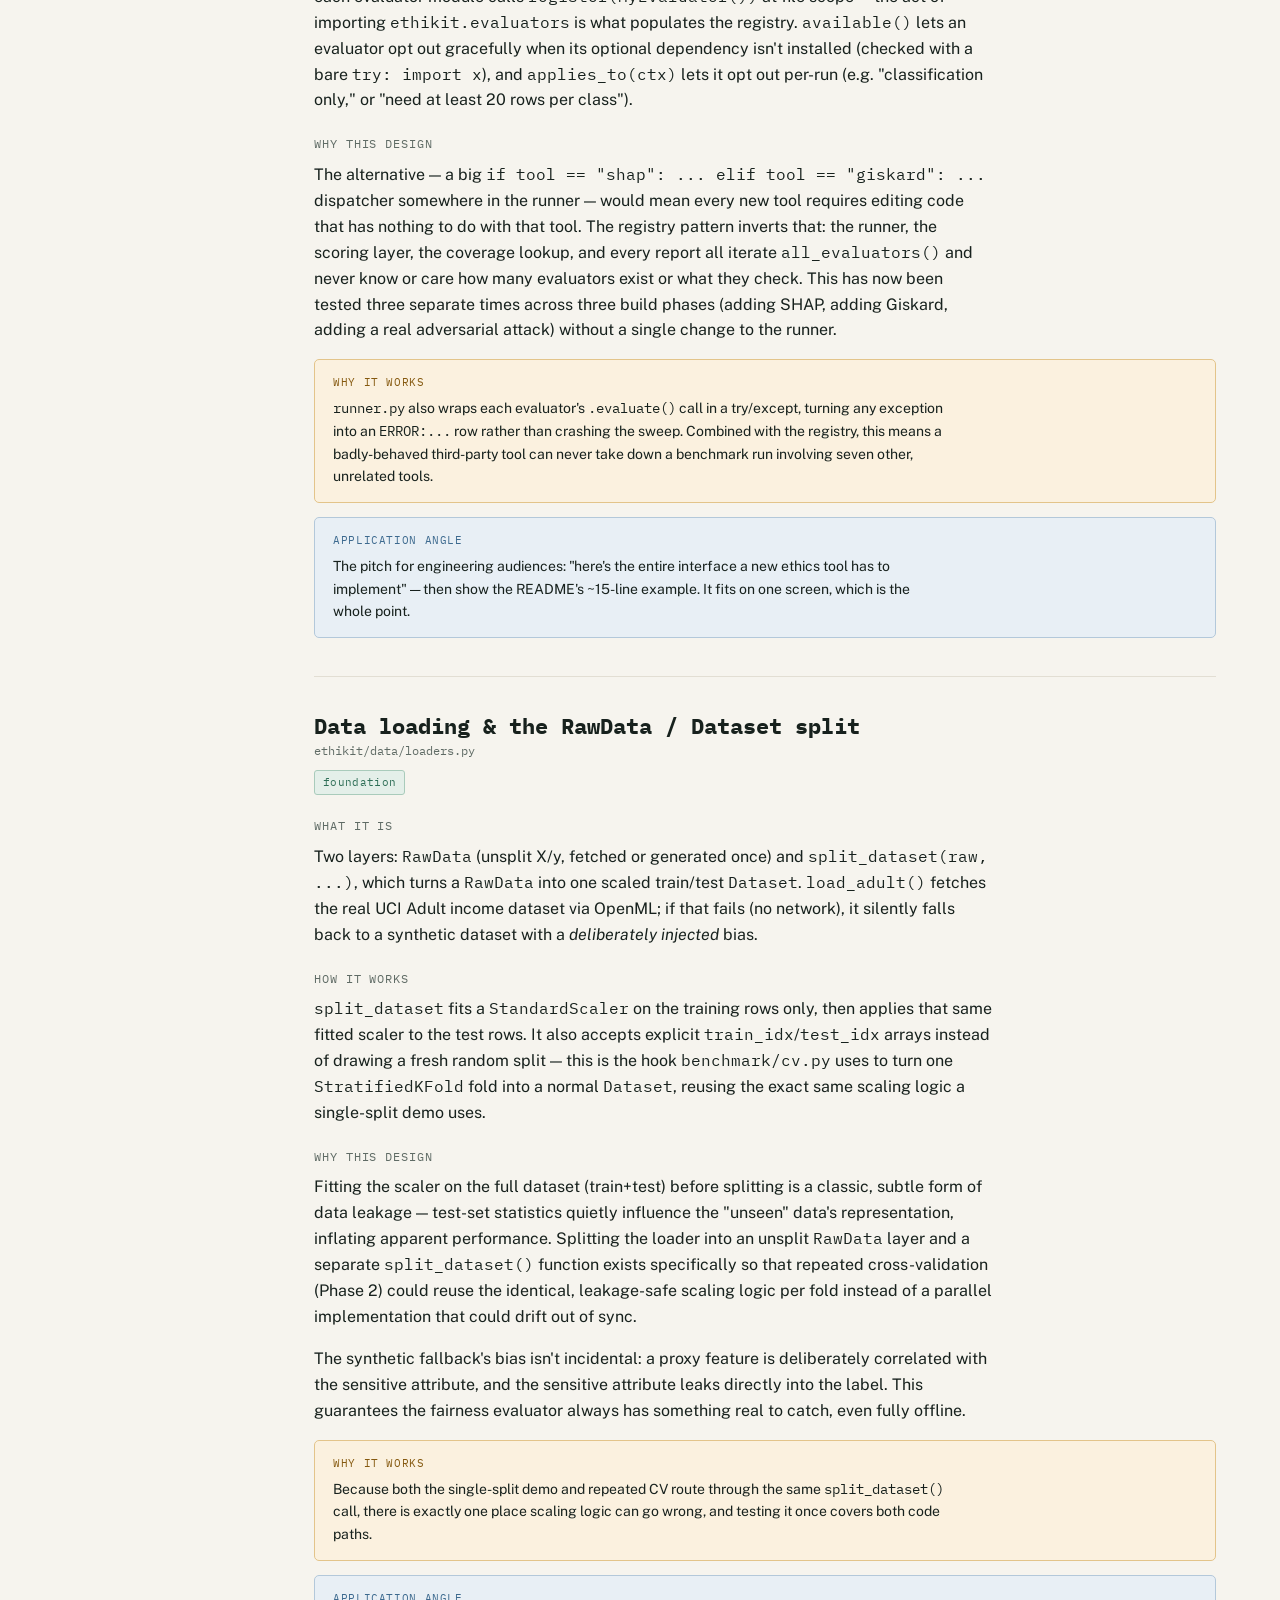
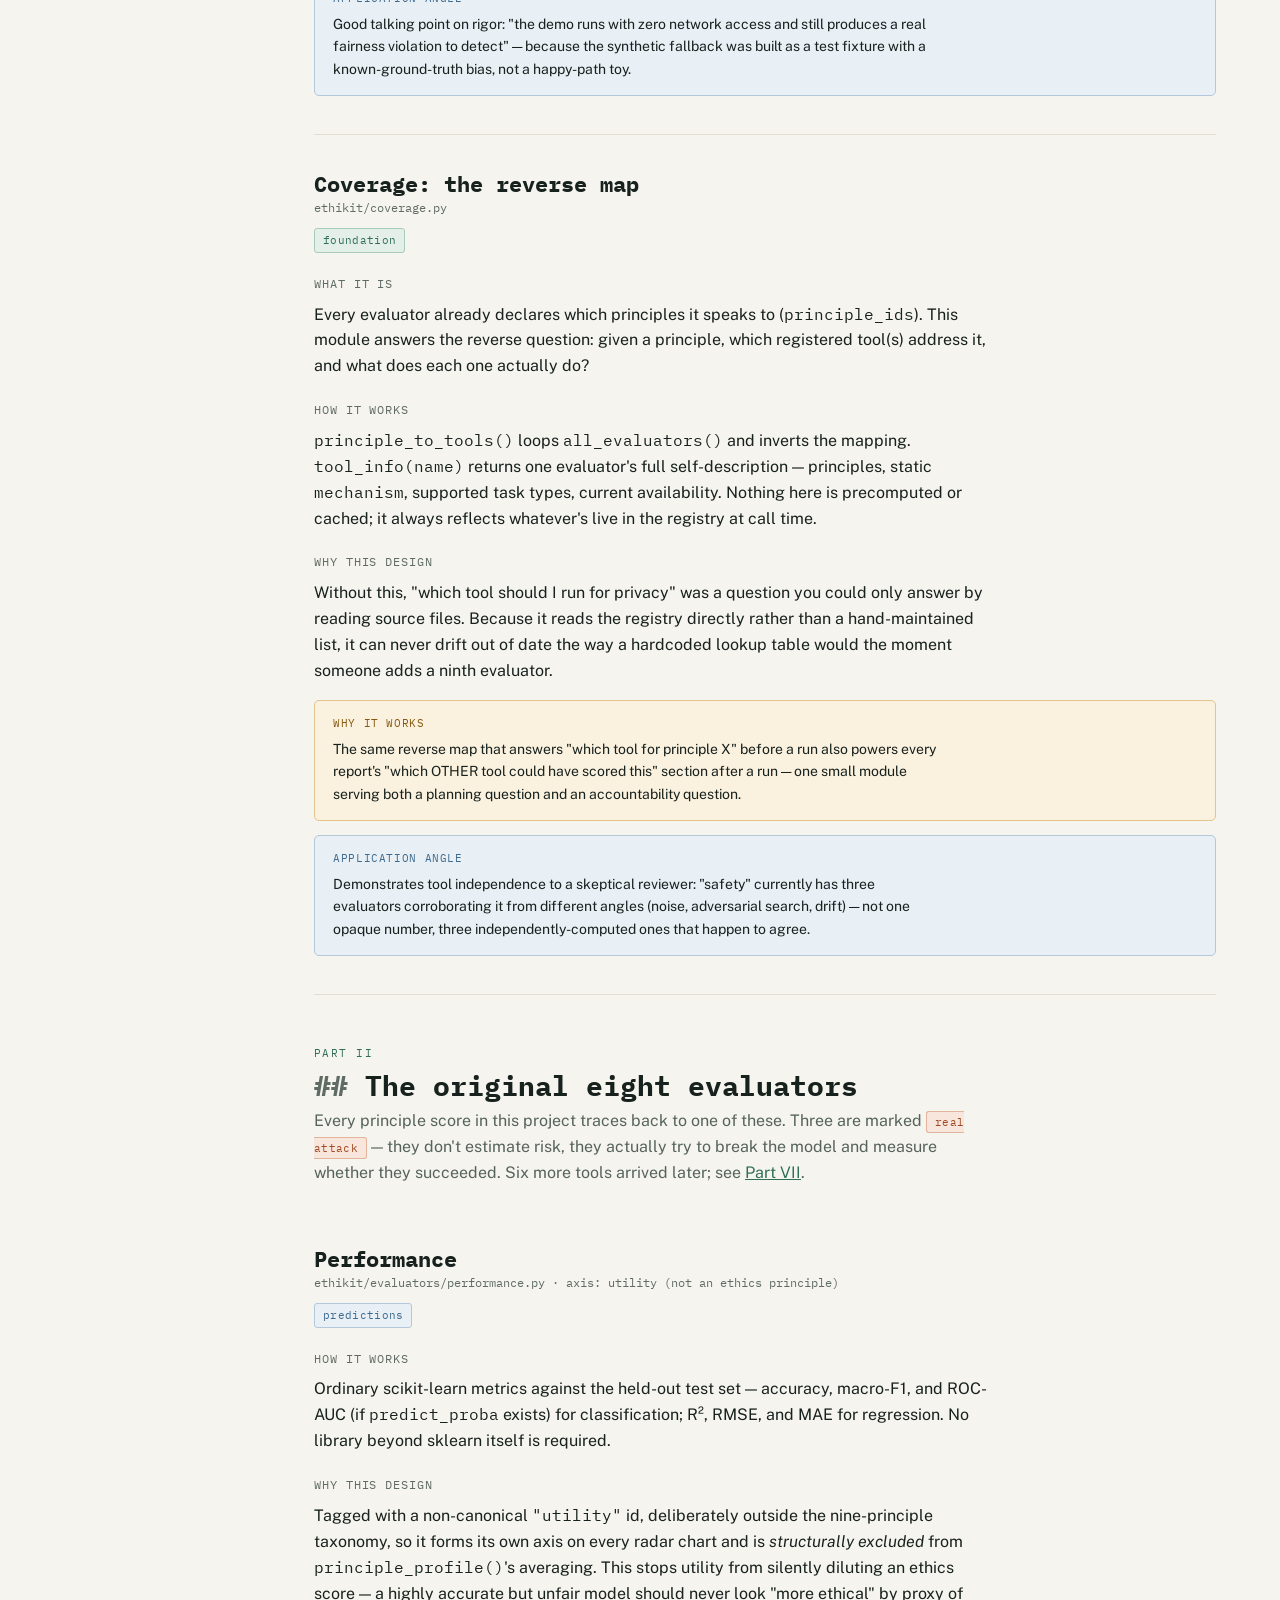
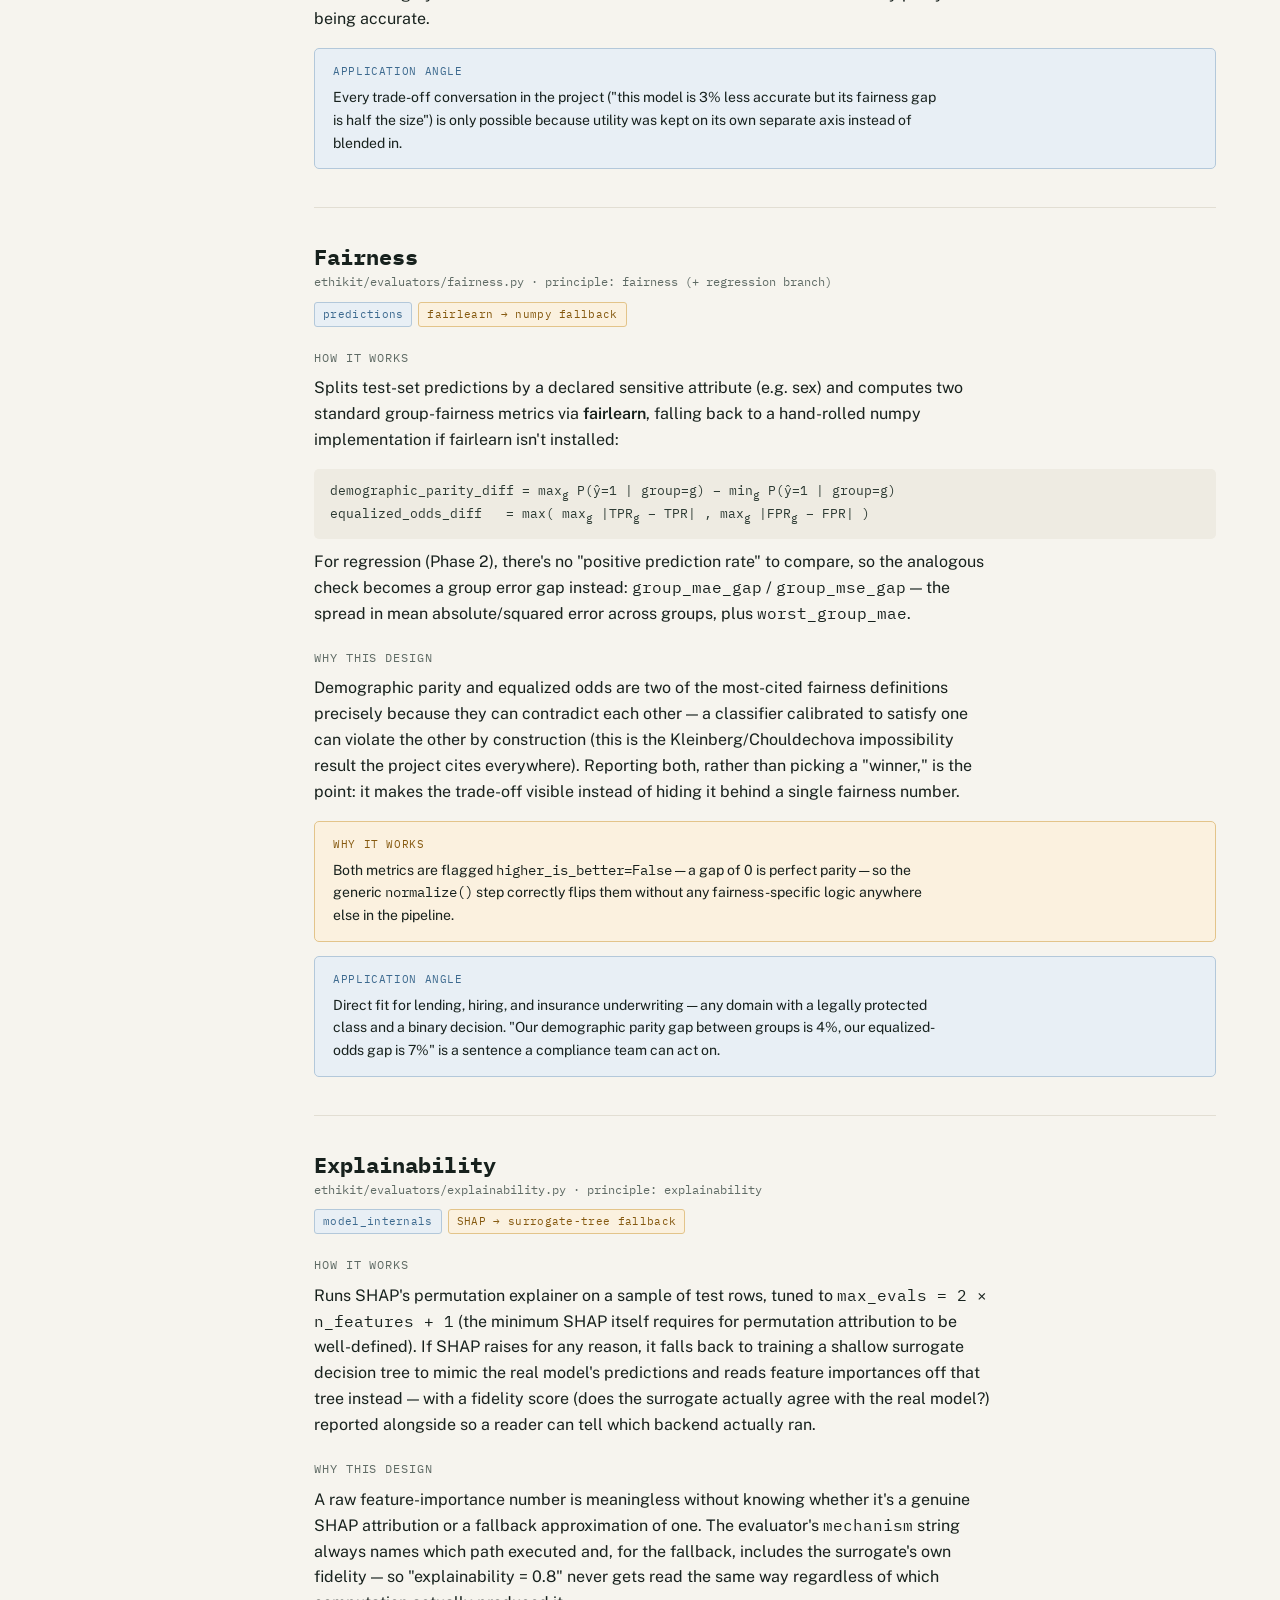
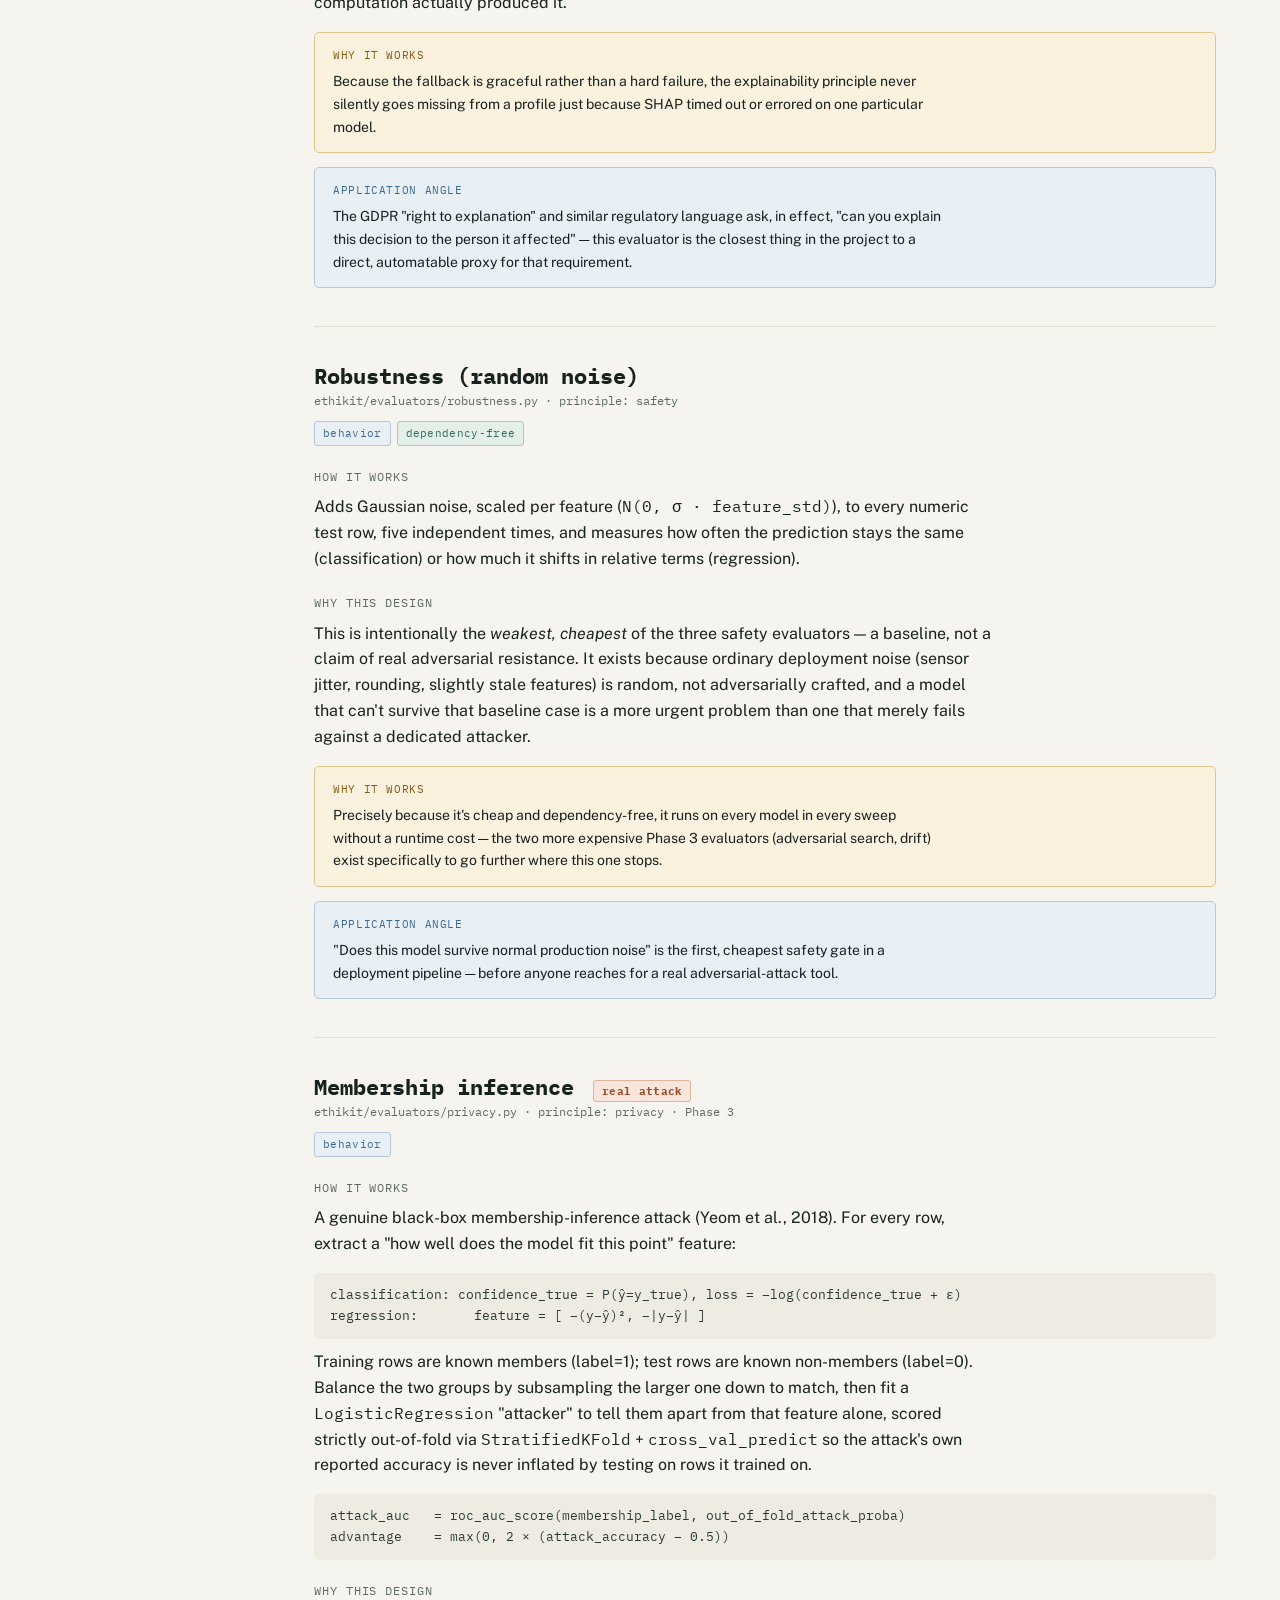
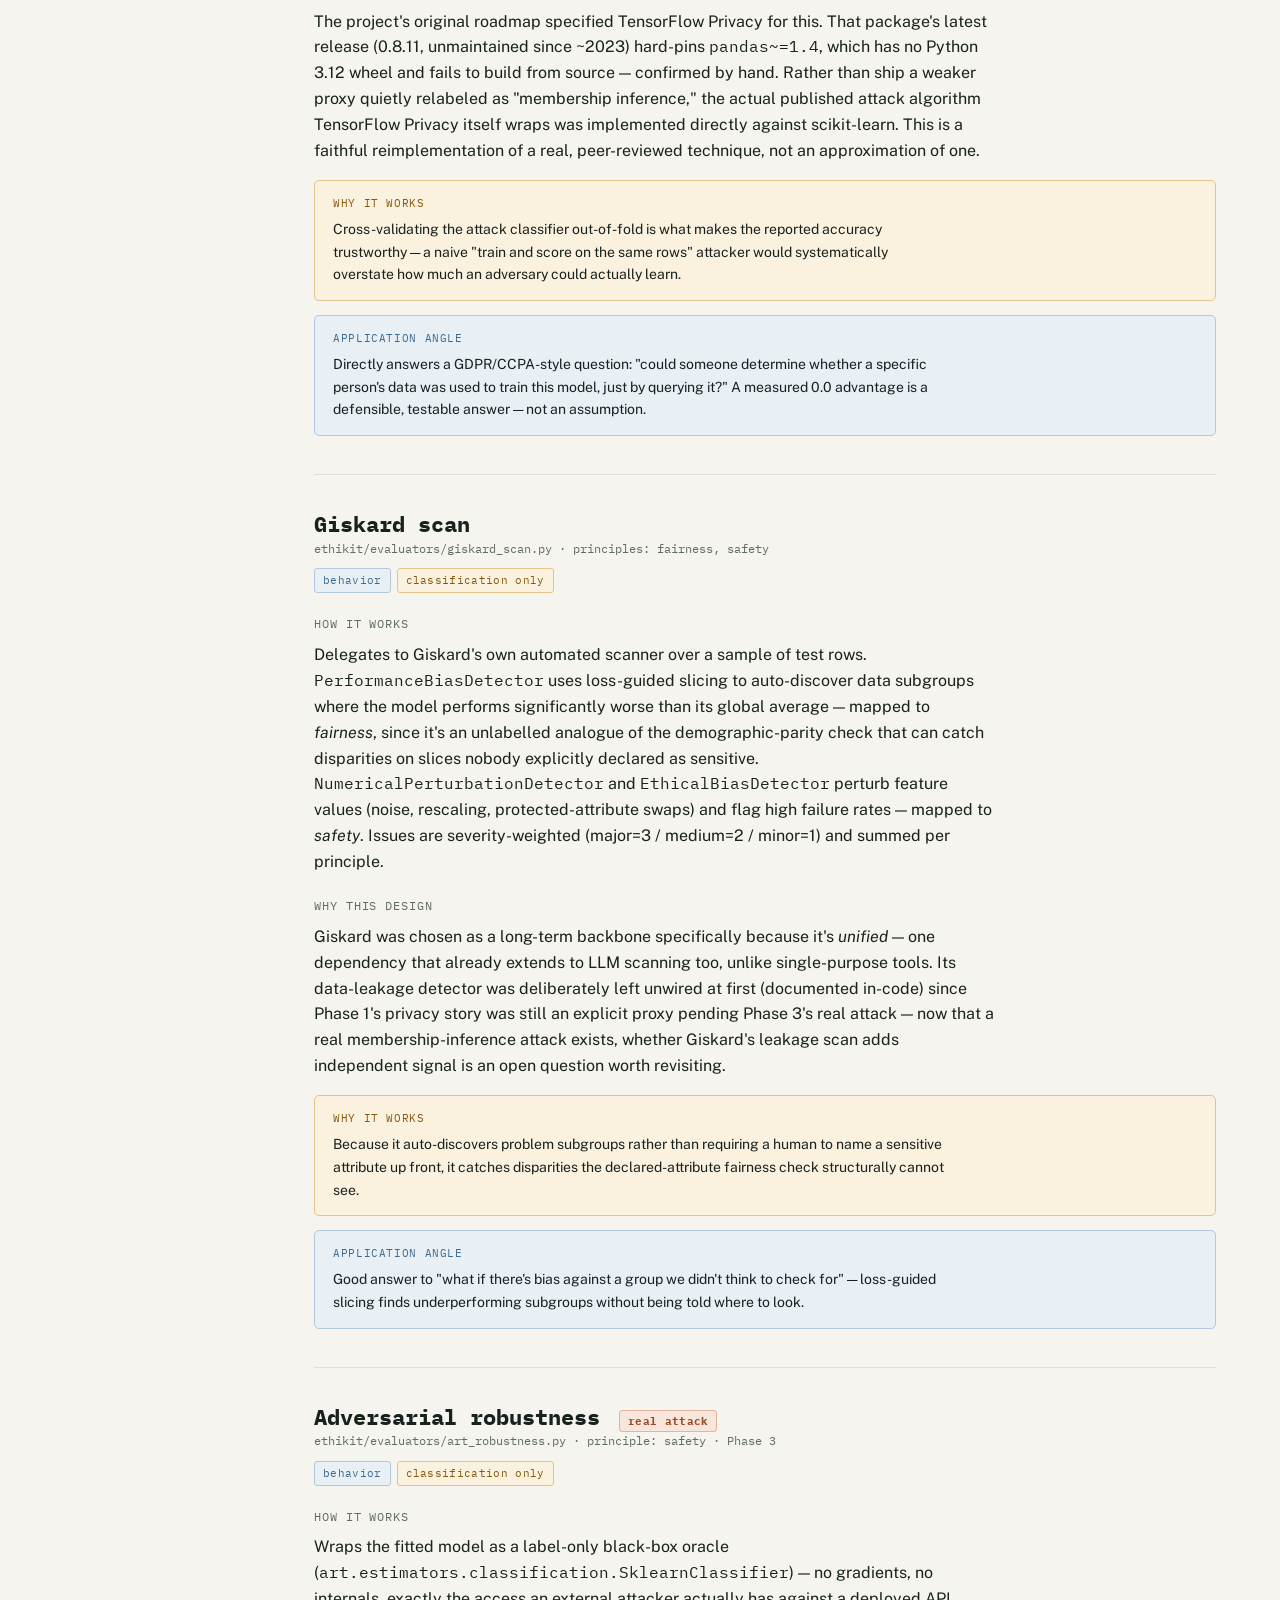
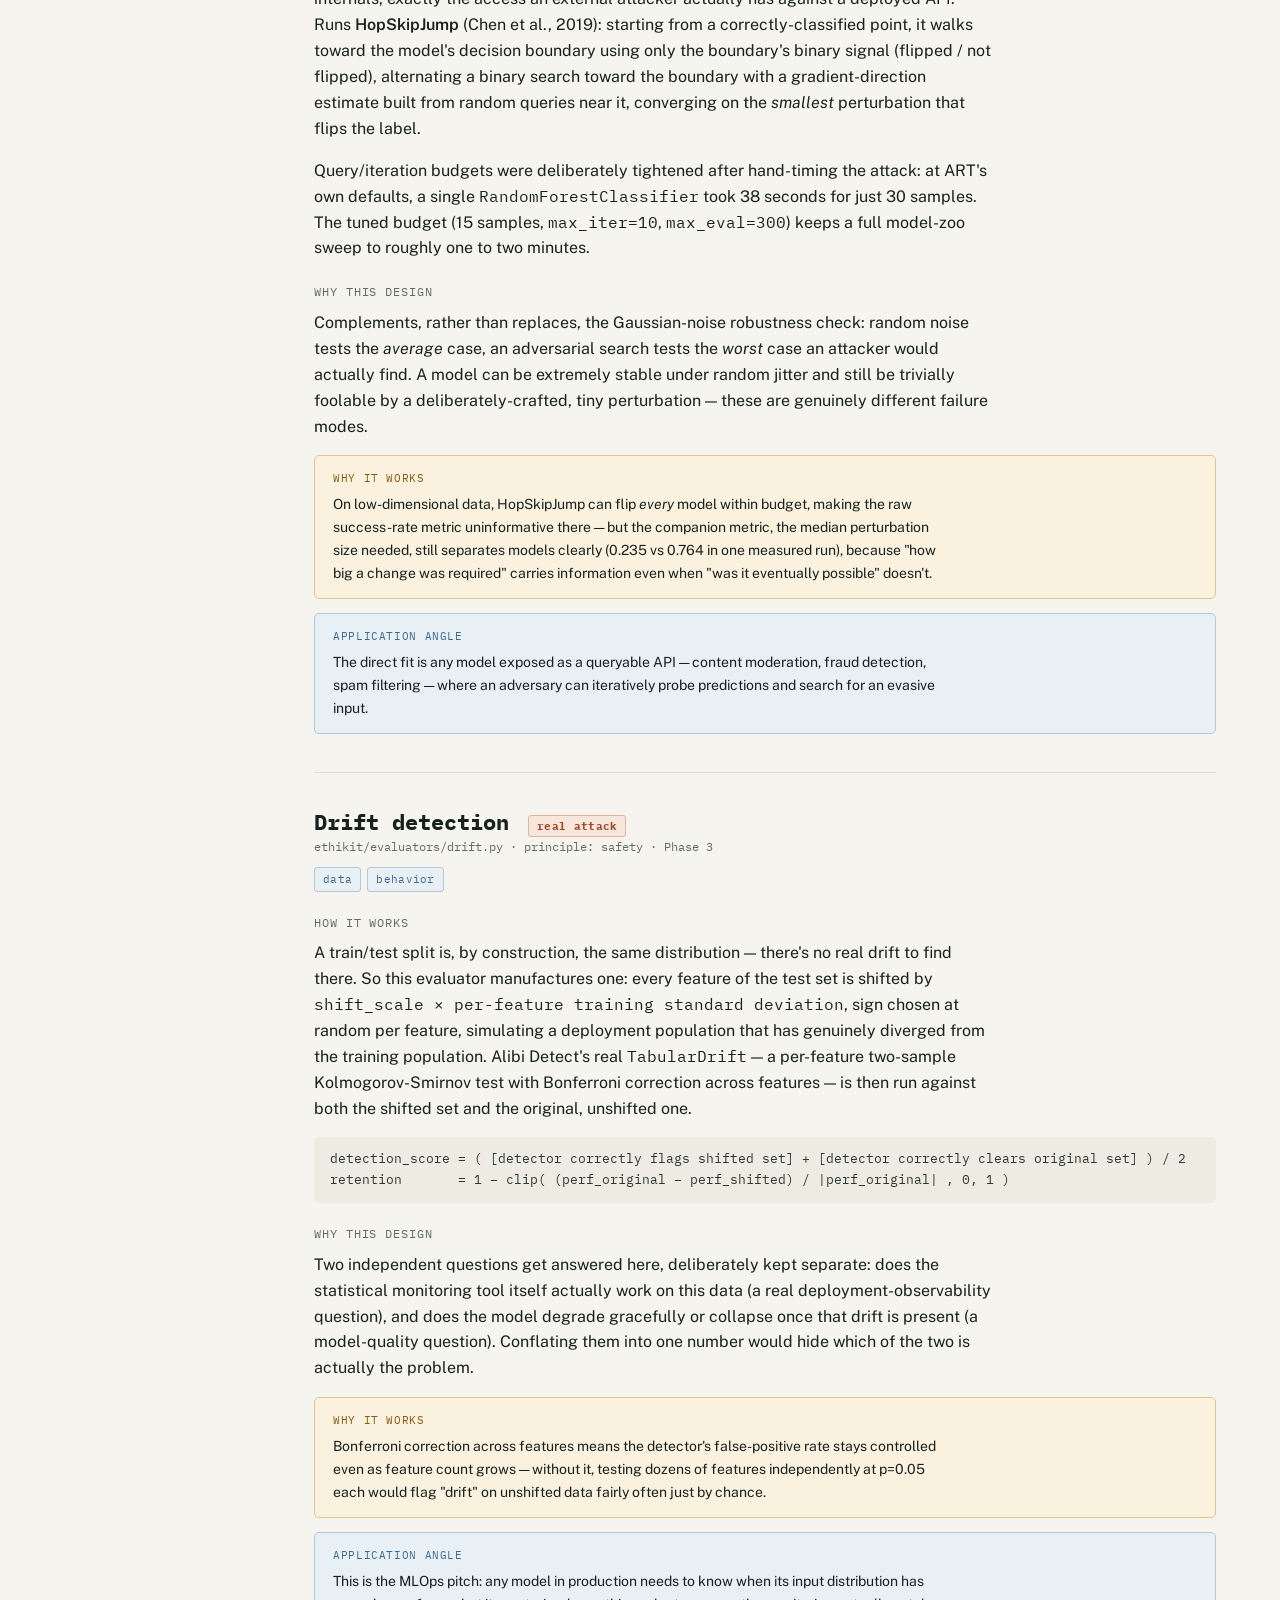
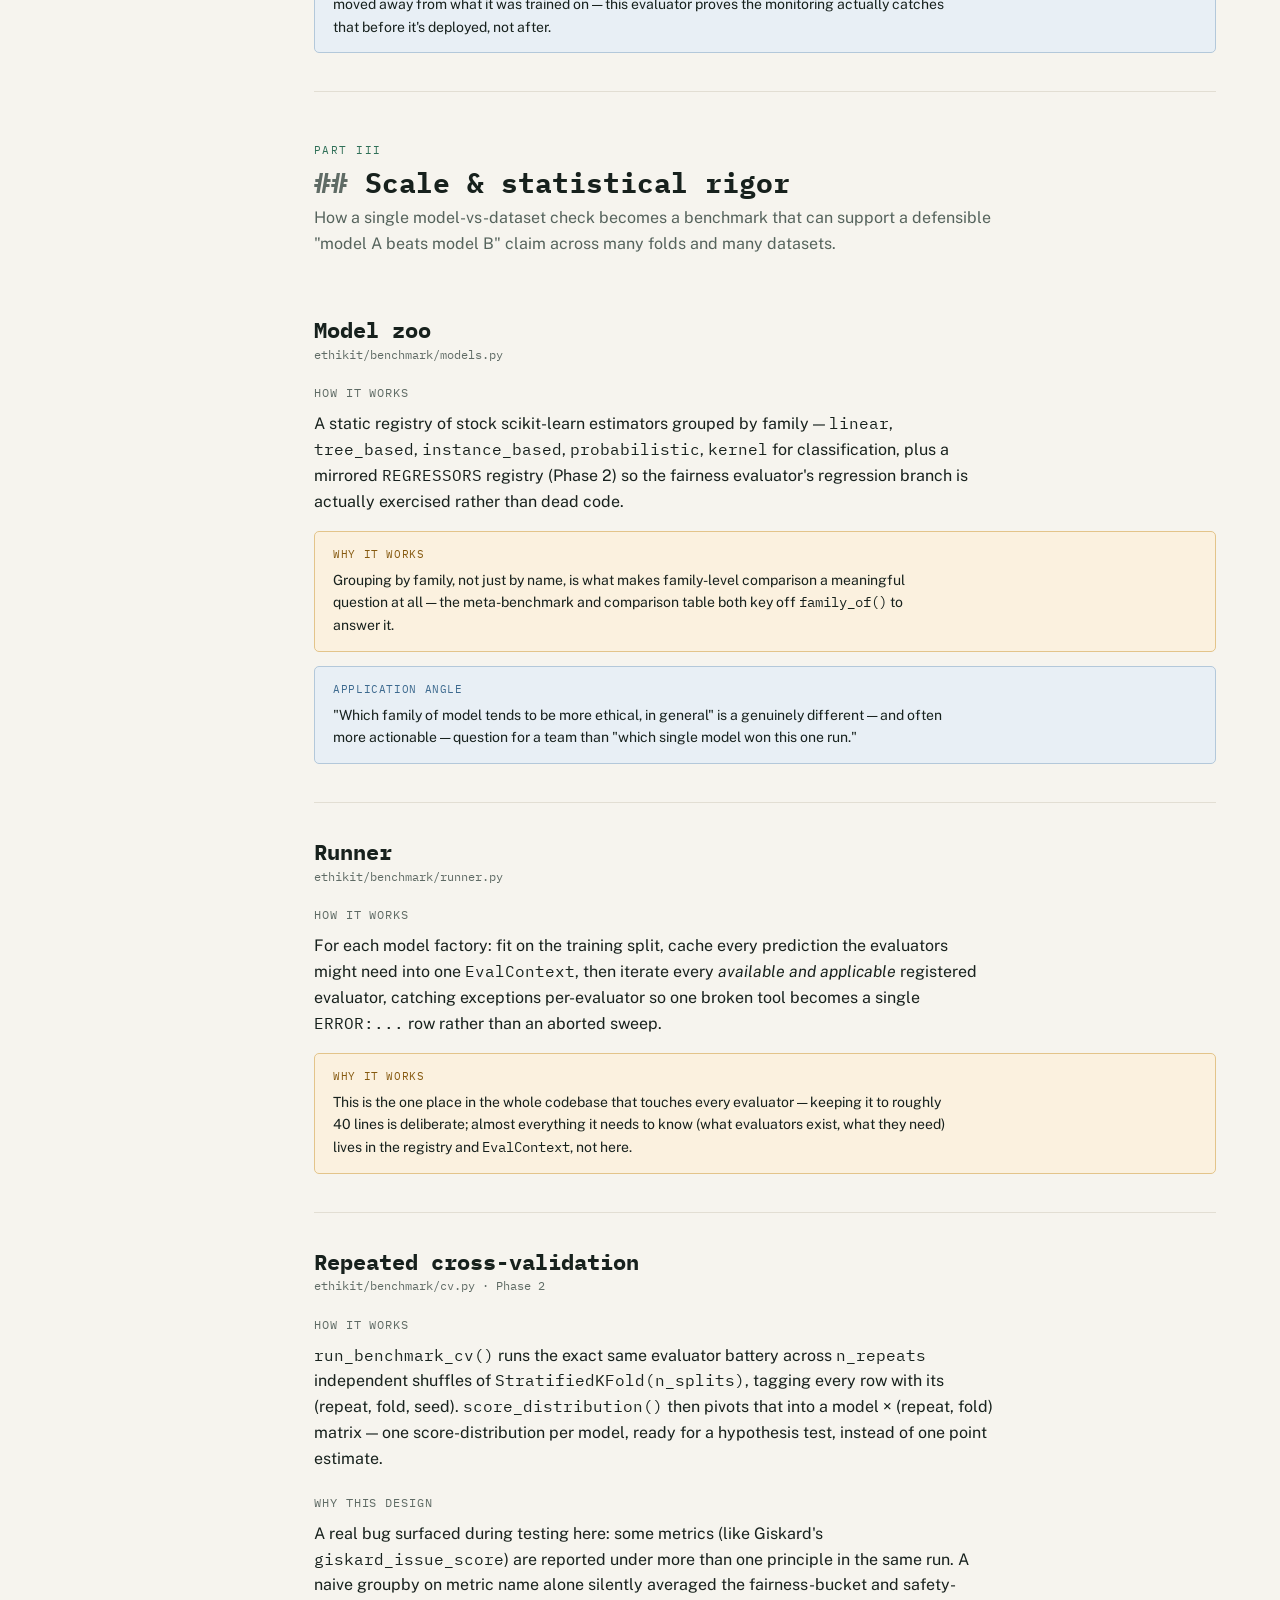
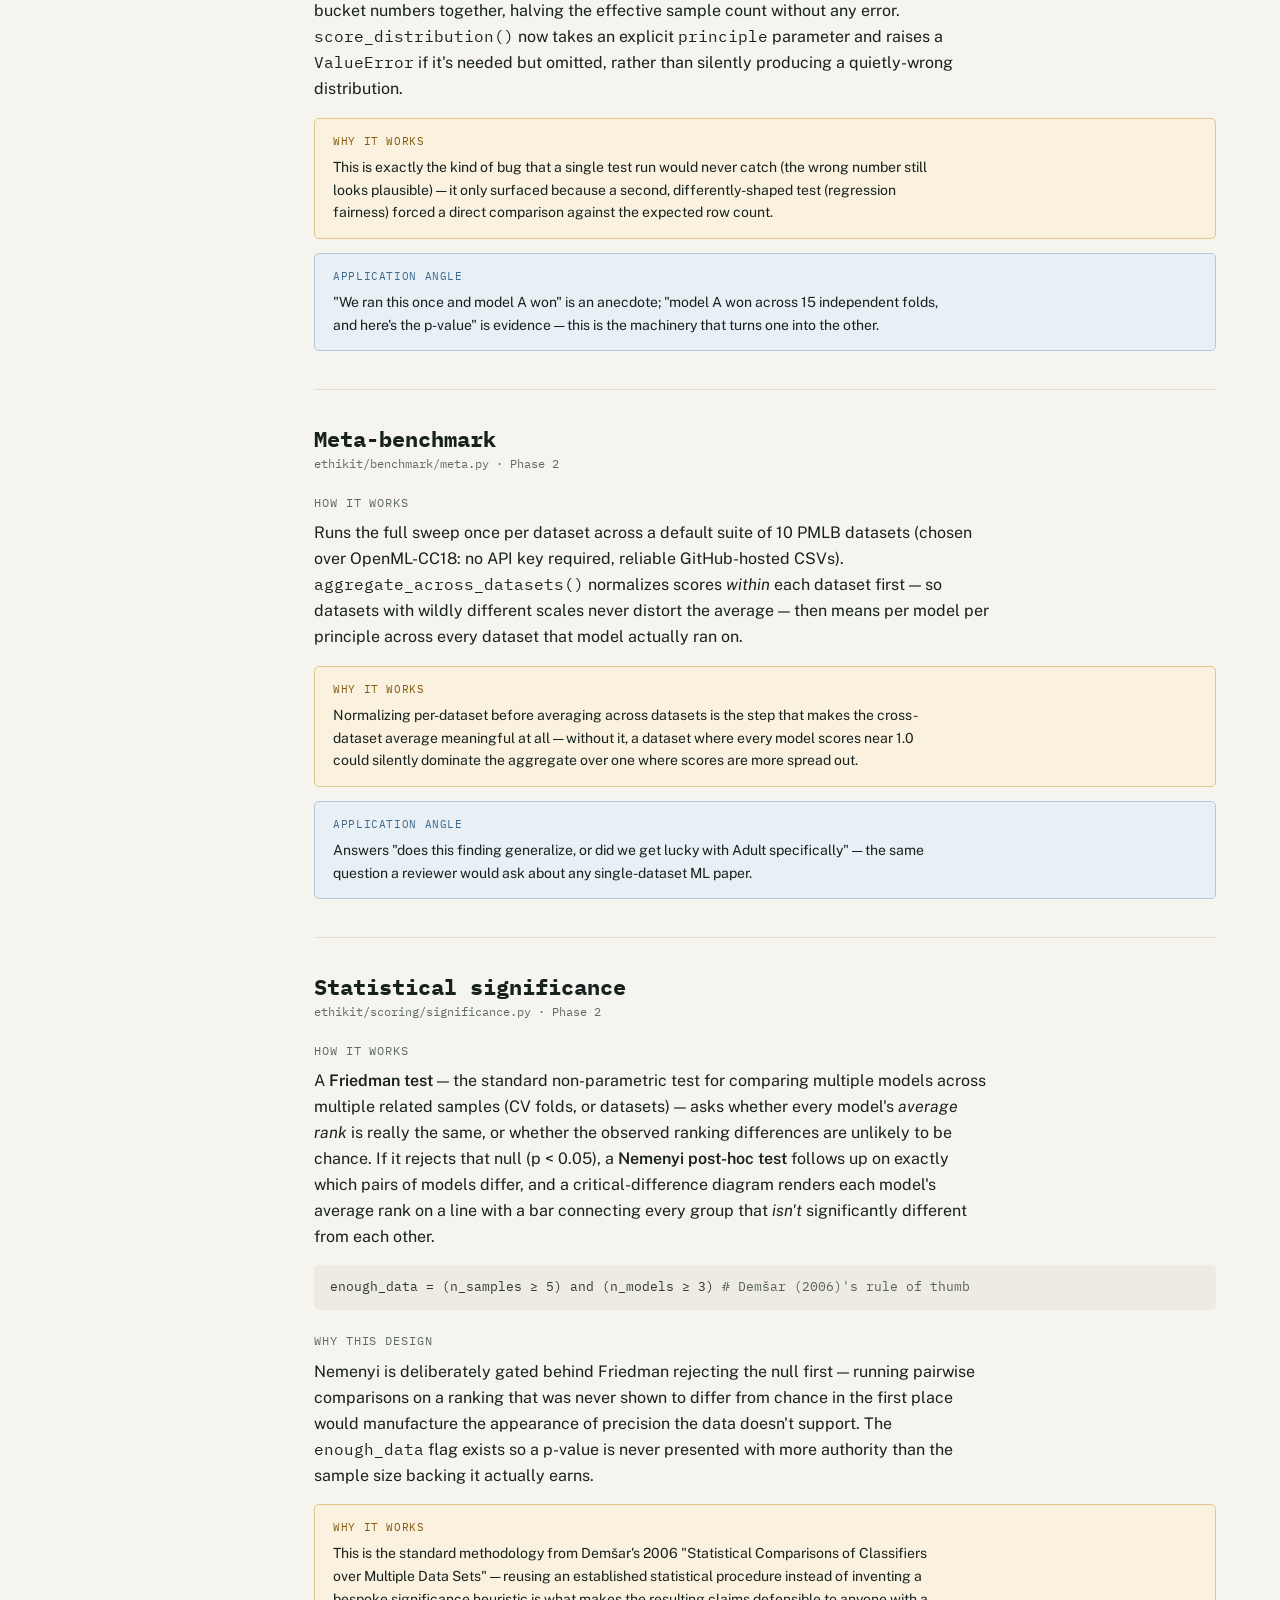
<file: docs/understanding.html>
<!doctype html>
<html lang="en">
<head>
<meta charset="utf-8">
<meta name="viewport" content="width=device-width, initial-scale=1">
<title>Ethikit Internals</title>
<link rel="stylesheet" href="https://fonts.googleapis.com/css2?family=Public+Sans:ital,wght@0,400;0,500;0,600;0,700;1,400&family=IBM+Plex+Mono:wght@400;500;600;700&display=swap">
<link rel="stylesheet" href="theme.css">
<script src="theme.js" data-path="docs/internals"></script>
<style>
*{box-sizing:border-box}
body{margin:0; background:var(--bg); color:var(--ink); font-family:var(--font-body); font-size:16px; line-height:1.62}
::selection{background:var(--accent-soft); color:var(--ink)}
a{color:var(--accent)}
a:focus-visible{outline:2px solid var(--accent); outline-offset:2px}
h1,h2,h3,h4{font-family:var(--font-display); font-weight:700; text-wrap:balance; line-height:1.04; margin:0}
.eyebrow{font-family:var(--font-mono); font-size:11px; letter-spacing:.13em; text-transform:uppercase; color:var(--ink-faint)}
code,.mono{font-family:var(--font-mono)}
p{margin:0 0 1em; max-width:68ch}
.dim{color:var(--ink-dim)}
strong{font-weight:600}

.shell{display:grid; grid-template-columns:250px minmax(0,1fr); gap:0; max-width:1240px; margin:0 auto}
.rail{position:sticky; top:40px; align-self:start; height:calc(100vh - 40px); overflow-y:auto; padding:34px 20px 40px 28px; border-right:1px solid var(--rule)}
.rail::-webkit-scrollbar{width:8px} .rail::-webkit-scrollbar-thumb{background:var(--rule-strong); border-radius:4px}
.rail .brand{font-family:var(--font-display); font-size:21px; font-weight:800; margin-bottom:2px}
.rail .brand-sub{font-size:11.5px; color:var(--ink-faint); margin-bottom:22px; display:block}
.rail nav{display:flex; flex-direction:column; gap:1px}
.rail .part{font-family:var(--font-mono); font-size:10.5px; letter-spacing:.08em; text-transform:uppercase; color:var(--ink-faint); margin:16px 0 6px}
.rail .part:first-child{margin-top:0}
.rail a{font-size:13.5px; color:var(--ink-dim); text-decoration:none; padding:4px 0; border-left:2px solid transparent; padding-left:9px; margin-left:-2px}
.rail a:hover{color:var(--ink); border-left-color:var(--rule-strong)}

.content{padding:0 44px 100px; min-width:0}
.hero{padding:56px 0 30px; border-bottom:1px solid var(--rule); margin-bottom:8px}
.hero h1{font-size:clamp(28px,3.6vw,42px); letter-spacing:-.02em}
.hero h1::before{content:"» "; color:var(--accent)}
.hero .lede{font-size:17.5px; color:var(--ink-dim); max-width:64ch; margin-top:14px}
.hero .howto{margin-top:22px; padding:14px 18px; background:var(--bg-raised); border:1px solid var(--rule); border-left:3px solid var(--accent-rule); border-radius:0 5px 5px 0; font-size:14px; color:var(--ink-dim)}
.hero .howto b{color:var(--ink); font-family:var(--font-mono); font-size:11px; text-transform:uppercase; letter-spacing:.06em; display:block; margin-bottom:4px}

.part-divider{padding:44px 0 8px}
.part-divider .eyebrow{color:var(--accent)}
.part-divider h2{font-size:clamp(20px,2.6vw,28px); margin-top:6px}
.part-divider h2::before{content:"## "; color:var(--ink-faint)}
.part-divider p{color:var(--ink-dim); margin-top:8px}

article.component{padding:38px 0; border-bottom:1px solid var(--rule)}
article.component:last-child{border-bottom:none}
article.component h3{font-size:22px}
article.component .file{font-family:var(--font-mono); font-size:12px; color:var(--ink-faint); display:block; margin-top:3px}
.badges{display:flex; gap:6px; margin-top:10px; flex-wrap:wrap}
.tag{font-family:var(--font-mono); font-size:10.5px; padding:3px 8px; border-radius:3px; letter-spacing:.03em}
.tag.green{background:var(--accent-soft); color:var(--accent); border:1px solid var(--accent-rule)}
.tag.gold{background:var(--gold-soft); color:var(--gold); border:1px solid var(--gold-rule)}
.tag.red{background:var(--red-soft); color:var(--red); border:1px solid var(--red-rule)}
.tag.blue{background:var(--blue-soft); color:var(--blue); border:1px solid var(--blue-rule)}

.subhead{font-family:var(--font-mono); font-size:11.5px; text-transform:uppercase; letter-spacing:.08em; color:var(--ink-faint); margin:22px 0 8px}
.subhead:first-of-type{margin-top:20px}

.formula{background:var(--mono-surface); color:var(--mono-ink); font-family:var(--font-mono); font-size:13px; padding:12px 16px; border-radius:5px; margin:10px 0; overflow-x:auto; line-height:1.6}
.formula .c{color:var(--ink-dim)}

.app-box{background:var(--blue-soft); border:1px solid var(--blue-rule); border-radius:5px; padding:14px 18px; margin-top:14px}
.app-box .lbl{font-family:var(--font-mono); font-size:10.5px; text-transform:uppercase; letter-spacing:.06em; color:var(--blue); display:block; margin-bottom:6px}
.app-box p{margin:0; font-size:14px; color:var(--ink)}

.why-box{background:var(--gold-soft); border:1px solid var(--gold-rule); border-radius:5px; padding:14px 18px; margin-top:14px}
.why-box .lbl{font-family:var(--font-mono); font-size:10.5px; text-transform:uppercase; letter-spacing:.06em; color:var(--gold); display:block; margin-bottom:6px}
.why-box p{margin:0; font-size:14px; color:var(--ink)}

.tblwrap{overflow-x:auto; border:1px solid var(--rule); border-radius:6px; margin:14px 0}
table{border-collapse:collapse; width:100%; font-size:13.5px; min-width:560px}
th,td{padding:9px 13px; text-align:left; border-bottom:1px solid var(--rule); vertical-align:top}
th{font-family:var(--font-mono); font-size:10.5px; text-transform:uppercase; letter-spacing:.05em; color:var(--ink-faint); background:var(--bg-sunken)}
tr:last-child td{border-bottom:none}
td code{font-family:var(--font-mono); font-size:12px; background:var(--mono-surface); color:var(--mono-ink); padding:1px 5px; border-radius:3px}

ul,ol{margin:0 0 1em; padding-left:22px; max-width:66ch}
li{margin-bottom:5px}

figure.diagram{margin:16px 0}
.diagram-frame{background:var(--bg-raised); border:1px solid var(--rule); border-radius:6px; padding:18px; overflow-x:auto}
.diagram-frame svg{display:block; min-width:600px; width:100%; height:auto}
figcaption{font-size:13px; color:var(--ink-faint); margin-top:10px; max-width:66ch}

.philosophy-list{counter-reset:phil; display:flex; flex-direction:column; gap:0}
.phil{counter-increment:phil; display:grid; grid-template-columns:44px 1fr; gap:16px; padding:20px 0; border-bottom:1px solid var(--rule)}
.phil:last-child{border-bottom:none}
.phil::before{content:counter(phil); font-family:var(--font-display); font-size:26px; font-weight:800; color:var(--ink-faint)}
.phil h4{font-size:16.5px; margin-bottom:5px}
.phil p{font-size:14.5px; color:var(--ink-dim); margin:0}

footer{padding:36px 0 60px; color:var(--ink-faint); font-size:13px; border-top:1px solid var(--rule)}
footer a{color:var(--ink-dim)}

@media (max-width:880px){
  .shell{grid-template-columns:1fr}
  .rail{position:static; height:auto; border-right:none; border-bottom:1px solid var(--rule)}
  .content{padding:0 20px 80px}
}
</style>
</head>
<body>


<div class="shell">
  <aside class="rail">
    <div class="brand">Ethikit Internals</div>
    <span class="brand-sub">technical companion · read top to bottom or jump around</span>
    <nav>
      <a href="#foundations-head">I · Foundations</a>
      <a href="#taxonomy">Principle taxonomy</a>
      <a href="#types">Core types</a>
      <a href="#registry">Evaluator registry</a>
      <a href="#loaders">Data loading</a>
      <a href="#coverage">Coverage map</a>

      <div class="part">II · The original 8 evaluators</div>
      <a href="#performance">Performance</a>
      <a href="#fairness">Fairness</a>
      <a href="#explainability">Explainability</a>
      <a href="#robustness">Robustness (noise)</a>
      <a href="#privacy">Membership inference</a>
      <a href="#giskard">Giskard scan</a>
      <a href="#art">Adversarial robustness</a>
      <a href="#drift">Drift detection</a>

      <div class="part">III · Scale &amp; rigor</div>
      <a href="#models">Model zoo</a>
      <a href="#runner">Runner</a>
      <a href="#cv">Repeated CV</a>
      <a href="#meta">Meta-benchmark</a>
      <a href="#significance">Significance testing</a>

      <div class="part">IV · Reporting</div>
      <a href="#aggregate">Aggregate scoring</a>
      <a href="#modelcard">Model Cards</a>
      <a href="#report">HTML report</a>
      <a href="#streamlit">Streamlit demo</a>

      <div class="part">V · Applications</div>
      <a href="#applications">Presenting it, by audience</a>

      <div class="part">VI · Philosophy</div>
      <a href="#philosophy">Six design decisions</a>

      <div class="part">VII · Since v0.1</div>
      <a href="#newtools">Six more tools</a>
      <a href="#suites">Reference suites</a>
      <a href="#decision">Requirements &amp; stability</a>
      <a href="#dataprofile">Data profile &amp; datasheet</a>
      <a href="#deep">Deep learning &amp; DP</a>
      <a href="#counterfactual">What-if &amp; row explainer</a>
      <a href="#bundle">Cards, bundle, provenance</a>
      <a href="#finish">Accessibility &amp; packaging</a>
    </nav>
  </aside>

  <div class="content">
    <div class="hero">
      <span class="eyebrow">companion to the field guide &amp; proposal</span>
      <h1>How Ethikit Actually Works</h1>
      <p class="lede">Every component, explained three ways: what it does, how it works mechanically, and why it's built that way instead of some simpler alternative — plus a concrete angle for talking about its real-world application.</p>
      <div class="howto">
        <b>How to use this doc</b>
        This isn't meant to be read in one sitting. Part I is load-bearing — read it first, since everything else assumes it. Part II is a reference: read the evaluators you'll be asked about, skim the rest. Part V is a grab-bag of "why should anyone care" framings for whichever audience you're presenting to.
      </div>
    </div>

    <!-- ============================================================ -->
    <!-- PART I — FOUNDATIONS -->
    <!-- ============================================================ -->
    <div class="part-divider" id="foundations-head">
      <span class="eyebrow">Part I</span>
      <h2>Foundations</h2>
      <p>Five pieces everything else in the project depends on. If you only have time to deeply understand one part before a Q&amp;A, make it this one — most hard questions ("why doesn't it just...") get answered here.</p>
    </div>

    <article class="component" id="taxonomy">
      <h3>The principle taxonomy</h3>
      <span class="file">ethikit/principles.py</span>
      <div class="badges"><span class="tag green">foundation</span></div>

      <div class="subhead">What it is</div>
      <p>A single list of nine ethical-AI principles, each one tagged with which of four bodies — <strong>UNESCO</strong>, <strong>Microsoft</strong>, <strong>IBM</strong>, <strong>Google</strong> — actually publishes it, and whether it's <code>tool_addressable</code>: can a library measure it from data, model internals, predictions, or behavior, or does it require documentation and human review instead?</p>

      <div class="subhead">How it works</div>
      <p>Each <code>Principle</code> is a frozen dataclass: <code>id</code>, human name, a one-line plain-English gloss, <code>tool_addressable: bool</code>, a list of <code>InspectionTarget</code> values (which part of the system a tool would have to look at — data / model_internals / predictions / behavior / process), and a list of which of the four source bodies name it. Six principles are tool-addressable (fairness, transparency, explainability, privacy, safety, inclusiveness); three are not (accountability, human oversight, sustainability &amp; well-being) — those three are permanently excluded from every score.</p>

      <div class="subhead">Why this design</div>
      <p>The alternative — inventing one proprietary "ethics score" — was explicitly rejected. Grounding every measured principle in four independently-published frameworks means a skeptical reviewer can trace any claim back to a real standard instead of a made-up rubric. The <code>tool_addressable</code> flag exists specifically so the tool can be honest about its own limits: it would be actively misleading to compute a number for "human oversight," since no library can measure whether a human is actually in the loop.</p>

      <div class="why-box">
        <span class="lbl">Why it works</span>
        <p>Separating "can be measured" from "can't be measured" up front means every downstream score is provably complete on its own terms — nothing is silently missing from a profile, because the things that are missing are named and explained, not just absent.</p>
      </div>
      <div class="app-box">
        <span class="lbl">Application angle</span>
        <p>This is the answer to "who decided what counts as ethical here?" — nobody at this project did; UNESCO's 194-member-state recommendation, Microsoft's Responsible AI Standard, IBM's Pillars of Trust, and Google's AI Principles did, and this just harmonizes their overlap.</p>
      </div>
    </article>

    <article class="component" id="types">
      <h3>Core types: Dataset, EvalContext, EvalResult</h3>
      <span class="file">ethikit/core/types.py</span>
      <div class="badges"><span class="tag green">foundation</span></div>

      <div class="subhead">What it is</div>
      <p>Three dataclasses that every other module in the project passes around. <code>Dataset</code> holds a scaled train/test split plus an optional sensitive attribute. <code>EvalContext</code> is what an evaluator actually receives: the fitted model, the dataset, and every prediction the runner already computed (<code>y_pred</code>, <code>y_pred_train</code>, <code>y_proba</code>, <code>y_proba_train</code>) so no evaluator ever calls <code>model.predict()</code> itself. <code>EvalResult</code> is what every evaluator hands back: one measurement, fully tagged.</p>

      <div class="subhead">How it works</div>
      <div class="formula">EvalResult(<br>&nbsp;&nbsp;evaluator: str,        <span class="c"># which tool produced this</span><br>&nbsp;&nbsp;principle_id: str,     <span class="c"># which of the 9 principles this speaks to</span><br>&nbsp;&nbsp;target: InspectionTarget, <span class="c"># data / model_internals / predictions / behavior</span><br>&nbsp;&nbsp;metric: str, value: float, higher_is_better: bool,<br>&nbsp;&nbsp;mechanism: str,        <span class="c"># mandatory — this run's actual computation, in words</span><br>&nbsp;&nbsp;details: dict = {}     <span class="c"># free-form extras (per-feature attributions, etc.)</span><br>)</div>
      <p><code>.as_record(model_name)</code> flattens this into a plain dict for the results DataFrame — every row in every comparison table, radar chart, and Model Card ultimately comes from this one method.</p>

      <div class="subhead">Why this design</div>
      <p><code>mechanism</code> is not optional and has no default — every evaluator is forced to explain itself. This came from a direct architectural requirement: a score with no explanation of how it was computed is a black box, and black boxes are exactly what an ethics-evaluation tool cannot ship. Precomputing every prediction once in <code>EvalContext</code> (rather than letting each evaluator call the model itself) also means the model only ever gets called once per split, which matters once evaluators start doing expensive things like adversarial attacks.</p>

      <div class="why-box">
        <span class="lbl">Why it works</span>
        <p>Because <code>mechanism</code> is a required constructor argument (not a docstring convention), it's structurally impossible to add a new evaluator that produces a number with no explanation — the class just won't instantiate. Discipline enforced by the type system beats discipline enforced by a code-review comment.</p>
      </div>
      <div class="app-box">
        <span class="lbl">Application angle</span>
        <p>This is the concrete answer to "how do you know this isn't just a black box" — point at any single row in any report and read its mechanism sentence aloud. It always names the actual computation, never just repeats the number.</p>
      </div>
    </article>

    <article class="component" id="registry">
      <h3>The evaluator registry</h3>
      <span class="file">ethikit/evaluators/base.py</span>
      <div class="badges"><span class="tag green">foundation</span></div>

      <div class="subhead">What it is</div>
      <p>An abstract base class (<code>Evaluator</code>) plus a two-function registry (<code>register()</code>, <code>all_evaluators()</code>). This is the entire plugin mechanism for the whole project.</p>

      <div class="subhead">How it works</div>
      <p>A new tool is a subclass with four class attributes (<code>name</code>, <code>principle_ids</code>, <code>supports</code>, <code>mechanism</code>) and one method, <code>evaluate(ctx) -&gt; List[EvalResult]</code>. At import time, each evaluator module calls <code>register(MyEvaluator())</code> at file scope — the act of importing <code>ethikit.evaluators</code> is what populates the registry. <code>available()</code> lets an evaluator opt out gracefully when its optional dependency isn't installed (checked with a bare <code>try: import x</code>), and <code>applies_to(ctx)</code> lets it opt out per-run (e.g. "classification only," or "need at least 20 rows per class").</p>

      <div class="subhead">Why this design</div>
      <p>The alternative — a big <code>if tool == "shap": ... elif tool == "giskard": ...</code> dispatcher somewhere in the runner — would mean every new tool requires editing code that has nothing to do with that tool. The registry pattern inverts that: the runner, the scoring layer, the coverage lookup, and every report all iterate <code>all_evaluators()</code> and never know or care how many evaluators exist or what they check. This has now been tested three separate times across three build phases (adding SHAP, adding Giskard, adding a real adversarial attack) without a single change to the runner.</p>

      <div class="why-box">
        <span class="lbl">Why it works</span>
        <p><code>runner.py</code> also wraps each evaluator's <code>.evaluate()</code> call in a try/except, turning any exception into an <code>ERROR:...</code> row rather than crashing the sweep. Combined with the registry, this means a badly-behaved third-party tool can never take down a benchmark run involving seven other, unrelated tools.</p>
      </div>
      <div class="app-box">
        <span class="lbl">Application angle</span>
        <p>The pitch for engineering audiences: "here's the entire interface a new ethics tool has to implement" — then show the README's ~15-line example. It fits on one screen, which is the whole point.</p>
      </div>
    </article>

    <article class="component" id="loaders">
      <h3>Data loading &amp; the RawData / Dataset split</h3>
      <span class="file">ethikit/data/loaders.py</span>
      <div class="badges"><span class="tag green">foundation</span></div>

      <div class="subhead">What it is</div>
      <p>Two layers: <code>RawData</code> (unsplit X/y, fetched or generated once) and <code>split_dataset(raw, ...)</code>, which turns a <code>RawData</code> into one scaled train/test <code>Dataset</code>. <code>load_adult()</code> fetches the real UCI Adult income dataset via OpenML; if that fails (no network), it silently falls back to a synthetic dataset with a <em>deliberately injected</em> bias.</p>

      <div class="subhead">How it works</div>
      <p><code>split_dataset</code> fits a <code>StandardScaler</code> on the training rows only, then applies that same fitted scaler to the test rows. It also accepts explicit <code>train_idx</code>/<code>test_idx</code> arrays instead of drawing a fresh random split — this is the hook <code>benchmark/cv.py</code> uses to turn one <code>StratifiedKFold</code> fold into a normal <code>Dataset</code>, reusing the exact same scaling logic a single-split demo uses.</p>

      <div class="subhead">Why this design</div>
      <p>Fitting the scaler on the full dataset (train+test) before splitting is a classic, subtle form of data leakage — test-set statistics quietly influence the "unseen" data's representation, inflating apparent performance. Splitting the loader into an unsplit <code>RawData</code> layer and a separate <code>split_dataset()</code> function exists specifically so that repeated cross-validation (Phase 2) could reuse the identical, leakage-safe scaling logic per fold instead of a parallel implementation that could drift out of sync.</p>
      <p>The synthetic fallback's bias isn't incidental: a proxy feature is deliberately correlated with the sensitive attribute, and the sensitive attribute leaks directly into the label. This guarantees the fairness evaluator always has something real to catch, even fully offline.</p>

      <div class="why-box">
        <span class="lbl">Why it works</span>
        <p>Because both the single-split demo and repeated CV route through the same <code>split_dataset()</code> call, there is exactly one place scaling logic can go wrong, and testing it once covers both code paths.</p>
      </div>
      <div class="app-box">
        <span class="lbl">Application angle</span>
        <p>Good talking point on rigor: "the demo runs with zero network access and still produces a real fairness violation to detect" — because the synthetic fallback was built as a test fixture with a known-ground-truth bias, not a happy-path toy.</p>
      </div>
    </article>

    <article class="component" id="coverage">
      <h3>Coverage: the reverse map</h3>
      <span class="file">ethikit/coverage.py</span>
      <div class="badges"><span class="tag green">foundation</span></div>

      <div class="subhead">What it is</div>
      <p>Every evaluator already declares which principles it speaks to (<code>principle_ids</code>). This module answers the reverse question: given a principle, which registered tool(s) address it, and what does each one actually do?</p>

      <div class="subhead">How it works</div>
      <p><code>principle_to_tools()</code> loops <code>all_evaluators()</code> and inverts the mapping. <code>tool_info(name)</code> returns one evaluator's full self-description — principles, static <code>mechanism</code>, supported task types, current availability. Nothing here is precomputed or cached; it always reflects whatever's live in the registry at call time.</p>

      <div class="subhead">Why this design</div>
      <p>Without this, "which tool should I run for privacy" was a question you could only answer by reading source files. Because it reads the registry directly rather than a hand-maintained list, it can never drift out of date the way a hardcoded lookup table would the moment someone adds a ninth evaluator.</p>

      <div class="why-box">
        <span class="lbl">Why it works</span>
        <p>The same reverse map that answers "which tool for principle X" before a run also powers every report's "which OTHER tool could have scored this" section after a run — one small module serving both a planning question and an accountability question.</p>
      </div>
      <div class="app-box">
        <span class="lbl">Application angle</span>
        <p>Demonstrates tool independence to a skeptical reviewer: "safety" currently has three evaluators corroborating it from different angles (noise, adversarial search, drift) — not one opaque number, three independently-computed ones that happen to agree.</p>
      </div>
    </article>

    <!-- ============================================================ -->
    <!-- PART II — EVALUATORS -->
    <!-- ============================================================ -->
    <div class="part-divider" id="evaluators-head">
      <span class="eyebrow">Part II</span>
      <h2>The original eight evaluators</h2>
      <p>Every principle score in this project traces back to one of these. Three are marked <span class="tag red" style="display:inline">real attack</span> — they don't estimate risk, they actually try to break the model and measure whether they succeeded. Six more tools arrived later; see <a href="#newtools">Part VII</a>.</p>
    </div>

    <article class="component" id="performance">
      <h3>Performance</h3>
      <span class="file">ethikit/evaluators/performance.py &middot; axis: utility (not an ethics principle)</span>
      <div class="badges"><span class="tag blue">predictions</span></div>
      <div class="subhead">How it works</div>
      <p>Ordinary scikit-learn metrics against the held-out test set — accuracy, macro-F1, and ROC-AUC (if <code>predict_proba</code> exists) for classification; R², RMSE, and MAE for regression. No library beyond sklearn itself is required.</p>
      <div class="subhead">Why this design</div>
      <p>Tagged with a non-canonical <code>"utility"</code> id, deliberately outside the nine-principle taxonomy, so it forms its own axis on every radar chart and is <em>structurally excluded</em> from <code>principle_profile()</code>'s averaging. This stops utility from silently diluting an ethics score — a highly accurate but unfair model should never look "more ethical" by proxy of being accurate.</p>
      <div class="app-box"><span class="lbl">Application angle</span><p>Every trade-off conversation in the project ("this model is 3% less accurate but its fairness gap is half the size") is only possible because utility was kept on its own separate axis instead of blended in.</p></div>
    </article>

    <article class="component" id="fairness">
      <h3>Fairness</h3>
      <span class="file">ethikit/evaluators/fairness.py &middot; principle: fairness (+ regression branch)</span>
      <div class="badges"><span class="tag blue">predictions</span><span class="tag gold">fairlearn → numpy fallback</span></div>
      <div class="subhead">How it works</div>
      <p>Splits test-set predictions by a declared sensitive attribute (e.g. sex) and computes two standard group-fairness metrics via <strong>fairlearn</strong>, falling back to a hand-rolled numpy implementation if fairlearn isn't installed:</p>
      <div class="formula">demographic_parity_diff = max<sub>g</sub> P(ŷ=1 | group=g) − min<sub>g</sub> P(ŷ=1 | group=g)<br>equalized_odds_diff&nbsp;&nbsp; = max( max<sub>g</sub> |TPR<sub>g</sub> − TPR| ,  max<sub>g</sub> |FPR<sub>g</sub> − FPR| )</div>
      <p>For regression (Phase 2), there's no "positive prediction rate" to compare, so the analogous check becomes a group error gap instead: <code>group_mae_gap</code> / <code>group_mse_gap</code> — the spread in mean absolute/squared error across groups, plus <code>worst_group_mae</code>.</p>
      <div class="subhead">Why this design</div>
      <p>Demographic parity and equalized odds are two of the most-cited fairness definitions precisely because they can contradict each other — a classifier calibrated to satisfy one can violate the other by construction (this is the Kleinberg/Chouldechova impossibility result the project cites everywhere). Reporting both, rather than picking a "winner," is the point: it makes the trade-off visible instead of hiding it behind a single fairness number.</p>
      <div class="why-box"><span class="lbl">Why it works</span><p>Both metrics are flagged <code>higher_is_better=False</code> — a gap of 0 is perfect parity — so the generic <code>normalize()</code> step correctly flips them without any fairness-specific logic anywhere else in the pipeline.</p></div>
      <div class="app-box"><span class="lbl">Application angle</span><p>Direct fit for lending, hiring, and insurance underwriting — any domain with a legally protected class and a binary decision. "Our demographic parity gap between groups is 4%, our equalized-odds gap is 7%" is a sentence a compliance team can act on.</p></div>
    </article>

    <article class="component" id="explainability">
      <h3>Explainability</h3>
      <span class="file">ethikit/evaluators/explainability.py &middot; principle: explainability</span>
      <div class="badges"><span class="tag blue">model_internals</span><span class="tag gold">SHAP → surrogate-tree fallback</span></div>
      <div class="subhead">How it works</div>
      <p>Runs SHAP's permutation explainer on a sample of test rows, tuned to <code>max_evals = 2 × n_features + 1</code> (the minimum SHAP itself requires for permutation attribution to be well-defined). If SHAP raises for any reason, it falls back to training a shallow surrogate decision tree to mimic the real model's predictions and reads feature importances off that tree instead — with a fidelity score (does the surrogate actually agree with the real model?) reported alongside so a reader can tell which backend actually ran.</p>
      <div class="subhead">Why this design</div>
      <p>A raw feature-importance number is meaningless without knowing whether it's a genuine SHAP attribution or a fallback approximation of one. The evaluator's <code>mechanism</code> string always names which path executed and, for the fallback, includes the surrogate's own fidelity — so "explainability = 0.8" never gets read the same way regardless of which computation actually produced it.</p>
      <div class="why-box"><span class="lbl">Why it works</span><p>Because the fallback is graceful rather than a hard failure, the explainability principle never silently goes missing from a profile just because SHAP timed out or errored on one particular model.</p></div>
      <div class="app-box"><span class="lbl">Application angle</span><p>The GDPR "right to explanation" and similar regulatory language ask, in effect, "can you explain this decision to the person it affected" — this evaluator is the closest thing in the project to a direct, automatable proxy for that requirement.</p></div>
    </article>

    <article class="component" id="robustness">
      <h3>Robustness (random noise)</h3>
      <span class="file">ethikit/evaluators/robustness.py &middot; principle: safety</span>
      <div class="badges"><span class="tag blue">behavior</span><span class="tag green">dependency-free</span></div>
      <div class="subhead">How it works</div>
      <p>Adds Gaussian noise, scaled per feature (<code>N(0, σ · feature_std)</code>), to every numeric test row, five independent times, and measures how often the prediction stays the same (classification) or how much it shifts in relative terms (regression).</p>
      <div class="subhead">Why this design</div>
      <p>This is intentionally the <em>weakest, cheapest</em> of the three safety evaluators — a baseline, not a claim of real adversarial resistance. It exists because ordinary deployment noise (sensor jitter, rounding, slightly stale features) is random, not adversarially crafted, and a model that can't survive that baseline case is a more urgent problem than one that merely fails against a dedicated attacker.</p>
      <div class="why-box"><span class="lbl">Why it works</span><p>Precisely because it's cheap and dependency-free, it runs on every model in every sweep without a runtime cost — the two more expensive Phase 3 evaluators (adversarial search, drift) exist specifically to go further where this one stops.</p></div>
      <div class="app-box"><span class="lbl">Application angle</span><p>"Does this model survive normal production noise" is the first, cheapest safety gate in a deployment pipeline — before anyone reaches for a real adversarial-attack tool.</p></div>
    </article>

    <article class="component" id="privacy">
      <h3>Membership inference <span class="tag red" style="margin-left:6px">real attack</span></h3>
      <span class="file">ethikit/evaluators/privacy.py &middot; principle: privacy &middot; Phase 3</span>
      <div class="badges"><span class="tag blue">behavior</span></div>
      <div class="subhead">How it works</div>
      <p>A genuine black-box membership-inference attack (Yeom et al., 2018). For every row, extract a "how well does the model fit this point" feature:</p>
      <div class="formula">classification: confidence_true = P(ŷ=y_true),  loss = −log(confidence_true + ε)<br>regression:&nbsp;&nbsp;&nbsp;&nbsp;&nbsp;&nbsp; feature = [ −(y−ŷ)², −|y−ŷ| ]</div>
      <p>Training rows are known members (label=1); test rows are known non-members (label=0). Balance the two groups by subsampling the larger one down to match, then fit a <code>LogisticRegression</code> "attacker" to tell them apart from that feature alone, scored strictly out-of-fold via <code>StratifiedKFold</code> + <code>cross_val_predict</code> so the attack's own reported accuracy is never inflated by testing on rows it trained on.</p>
      <div class="formula">attack_auc&nbsp;&nbsp; = roc_auc_score(membership_label, out_of_fold_attack_proba)<br>advantage&nbsp;&nbsp;&nbsp; = max(0, 2 × (attack_accuracy − 0.5))</div>
      <div class="subhead">Why this design</div>
      <p>The project's original roadmap specified TensorFlow Privacy for this. That package's latest release (0.8.11, unmaintained since ~2023) hard-pins <code>pandas~=1.4</code>, which has no Python 3.12 wheel and fails to build from source — confirmed by hand. Rather than ship a weaker proxy quietly relabeled as "membership inference," the actual published attack algorithm TensorFlow Privacy itself wraps was implemented directly against scikit-learn. This is a faithful reimplementation of a real, peer-reviewed technique, not an approximation of one.</p>
      <div class="why-box"><span class="lbl">Why it works</span><p>Cross-validating the attack classifier out-of-fold is what makes the reported accuracy trustworthy — a naive "train and score on the same rows" attacker would systematically overstate how much an adversary could actually learn.</p></div>
      <div class="app-box"><span class="lbl">Application angle</span><p>Directly answers a GDPR/CCPA-style question: "could someone determine whether a specific person's data was used to train this model, just by querying it?" A measured 0.0 advantage is a defensible, testable answer — not an assumption.</p></div>
    </article>

    <article class="component" id="giskard">
      <h3>Giskard scan</h3>
      <span class="file">ethikit/evaluators/giskard_scan.py &middot; principles: fairness, safety</span>
      <div class="badges"><span class="tag blue">behavior</span><span class="tag gold">classification only</span></div>
      <div class="subhead">How it works</div>
      <p>Delegates to Giskard's own automated scanner over a sample of test rows. <code>PerformanceBiasDetector</code> uses loss-guided slicing to auto-discover data subgroups where the model performs significantly worse than its global average — mapped to <em>fairness</em>, since it's an unlabelled analogue of the demographic-parity check that can catch disparities on slices nobody explicitly declared as sensitive. <code>NumericalPerturbationDetector</code> and <code>EthicalBiasDetector</code> perturb feature values (noise, rescaling, protected-attribute swaps) and flag high failure rates — mapped to <em>safety</em>. Issues are severity-weighted (major=3 / medium=2 / minor=1) and summed per principle.</p>
      <div class="subhead">Why this design</div>
      <p>Giskard was chosen as a long-term backbone specifically because it's <em>unified</em> — one dependency that already extends to LLM scanning too, unlike single-purpose tools. Its data-leakage detector was deliberately left unwired at first (documented in-code) since Phase 1's privacy story was still an explicit proxy pending Phase 3's real attack — now that a real membership-inference attack exists, whether Giskard's leakage scan adds independent signal is an open question worth revisiting.</p>
      <div class="why-box"><span class="lbl">Why it works</span><p>Because it auto-discovers problem subgroups rather than requiring a human to name a sensitive attribute up front, it catches disparities the declared-attribute fairness check structurally cannot see.</p></div>
      <div class="app-box"><span class="lbl">Application angle</span><p>Good answer to "what if there's bias against a group we didn't think to check for" — loss-guided slicing finds underperforming subgroups without being told where to look.</p></div>
    </article>

    <article class="component" id="art">
      <h3>Adversarial robustness <span class="tag red" style="margin-left:6px">real attack</span></h3>
      <span class="file">ethikit/evaluators/art_robustness.py &middot; principle: safety &middot; Phase 3</span>
      <div class="badges"><span class="tag blue">behavior</span><span class="tag gold">classification only</span></div>
      <div class="subhead">How it works</div>
      <p>Wraps the fitted model as a label-only black-box oracle (<code>art.estimators.classification.SklearnClassifier</code>) — no gradients, no internals, exactly the access an external attacker actually has against a deployed API. Runs <strong>HopSkipJump</strong> (Chen et al., 2019): starting from a correctly-classified point, it walks toward the model's decision boundary using only the boundary's binary signal (flipped / not flipped), alternating a binary search toward the boundary with a gradient-direction estimate built from random queries near it, converging on the <em>smallest</em> perturbation that flips the label.</p>
      <p>Query/iteration budgets were deliberately tightened after hand-timing the attack: at ART's own defaults, a single <code>RandomForestClassifier</code> took 38 seconds for just 30 samples. The tuned budget (15 samples, <code>max_iter=10</code>, <code>max_eval=300</code>) keeps a full model-zoo sweep to roughly one to two minutes.</p>
      <div class="subhead">Why this design</div>
      <p>Complements, rather than replaces, the Gaussian-noise robustness check: random noise tests the <em>average</em> case, an adversarial search tests the <em>worst</em> case an attacker would actually find. A model can be extremely stable under random jitter and still be trivially foolable by a deliberately-crafted, tiny perturbation — these are genuinely different failure modes.</p>
      <div class="why-box"><span class="lbl">Why it works</span><p>On low-dimensional data, HopSkipJump can flip <em>every</em> model within budget, making the raw success-rate metric uninformative there — but the companion metric, the median perturbation size needed, still separates models clearly (0.235 vs 0.764 in one measured run), because "how big a change was required" carries information even when "was it eventually possible" doesn't.</p></div>
      <div class="app-box"><span class="lbl">Application angle</span><p>The direct fit is any model exposed as a queryable API — content moderation, fraud detection, spam filtering — where an adversary can iteratively probe predictions and search for an evasive input.</p></div>
    </article>

    <article class="component" id="drift">
      <h3>Drift detection <span class="tag red" style="margin-left:6px">real attack</span></h3>
      <span class="file">ethikit/evaluators/drift.py &middot; principle: safety &middot; Phase 3</span>
      <div class="badges"><span class="tag blue">data</span><span class="tag blue">behavior</span></div>
      <div class="subhead">How it works</div>
      <p>A train/test split is, by construction, the same distribution — there's no real drift to find there. So this evaluator manufactures one: every feature of the test set is shifted by <code>shift_scale × per-feature training standard deviation</code>, sign chosen at random per feature, simulating a deployment population that has genuinely diverged from the training population. Alibi Detect's real <code>TabularDrift</code> — a per-feature two-sample Kolmogorov-Smirnov test with Bonferroni correction across features — is then run against both the shifted set and the original, unshifted one.</p>
      <div class="formula">detection_score = ( [detector correctly flags shifted set] + [detector correctly clears original set] ) / 2<br>retention&nbsp;&nbsp;&nbsp;&nbsp;&nbsp;&nbsp; = 1 − clip( (perf_original − perf_shifted) / |perf_original| , 0, 1 )</div>
      <div class="subhead">Why this design</div>
      <p>Two independent questions get answered here, deliberately kept separate: does the statistical monitoring tool itself actually work on this data (a real deployment-observability question), and does the model degrade gracefully or collapse once that drift is present (a model-quality question). Conflating them into one number would hide which of the two is actually the problem.</p>
      <div class="why-box"><span class="lbl">Why it works</span><p>Bonferroni correction across features means the detector's false-positive rate stays controlled even as feature count grows — without it, testing dozens of features independently at p=0.05 each would flag "drift" on unshifted data fairly often just by chance.</p></div>
      <div class="app-box"><span class="lbl">Application angle</span><p>This is the MLOps pitch: any model in production needs to know when its input distribution has moved away from what it was trained on — this evaluator proves the monitoring actually catches that before it's deployed, not after.</p></div>
    </article>

    <!-- ============================================================ -->
    <!-- PART III — SCALE & RIGOR -->
    <!-- ============================================================ -->
    <div class="part-divider" id="models-head">
      <span class="eyebrow">Part III</span>
      <h2>Scale &amp; statistical rigor</h2>
      <p>How a single model-vs-dataset check becomes a benchmark that can support a defensible "model A beats model B" claim across many folds and many datasets.</p>
    </div>

    <article class="component" id="models">
      <h3>Model zoo</h3>
      <span class="file">ethikit/benchmark/models.py</span>
      <div class="subhead">How it works</div>
      <p>A static registry of stock scikit-learn estimators grouped by family — <code>linear</code>, <code>tree_based</code>, <code>instance_based</code>, <code>probabilistic</code>, <code>kernel</code> for classification, plus a mirrored <code>REGRESSORS</code> registry (Phase 2) so the fairness evaluator's regression branch is actually exercised rather than dead code.</p>
      <div class="why-box"><span class="lbl">Why it works</span><p>Grouping by family, not just by name, is what makes family-level comparison a meaningful question at all — the meta-benchmark and comparison table both key off <code>family_of()</code> to answer it.</p></div>
      <div class="app-box"><span class="lbl">Application angle</span><p>"Which family of model tends to be more ethical, in general" is a genuinely different — and often more actionable — question for a team than "which single model won this one run."</p></div>
    </article>

    <article class="component" id="runner">
      <h3>Runner</h3>
      <span class="file">ethikit/benchmark/runner.py</span>
      <div class="subhead">How it works</div>
      <p>For each model factory: fit on the training split, cache every prediction the evaluators might need into one <code>EvalContext</code>, then iterate every <em>available and applicable</em> registered evaluator, catching exceptions per-evaluator so one broken tool becomes a single <code>ERROR:...</code> row rather than an aborted sweep.</p>
      <div class="why-box"><span class="lbl">Why it works</span><p>This is the one place in the whole codebase that touches every evaluator — keeping it to roughly 40 lines is deliberate; almost everything it needs to know (what evaluators exist, what they need) lives in the registry and <code>EvalContext</code>, not here.</p></div>
    </article>

    <article class="component" id="cv">
      <h3>Repeated cross-validation</h3>
      <span class="file">ethikit/benchmark/cv.py &middot; Phase 2</span>
      <div class="subhead">How it works</div>
      <p><code>run_benchmark_cv()</code> runs the exact same evaluator battery across <code>n_repeats</code> independent shuffles of <code>StratifiedKFold(n_splits)</code>, tagging every row with its (repeat, fold, seed). <code>score_distribution()</code> then pivots that into a model × (repeat, fold) matrix — one score-distribution per model, ready for a hypothesis test, instead of one point estimate.</p>
      <div class="subhead">Why this design</div>
      <p>A real bug surfaced during testing here: some metrics (like Giskard's <code>giskard_issue_score</code>) are reported under more than one principle in the same run. A naive groupby on metric name alone silently averaged the fairness-bucket and safety-bucket numbers together, halving the effective sample count without any error. <code>score_distribution()</code> now takes an explicit <code>principle</code> parameter and raises a <code>ValueError</code> if it's needed but omitted, rather than silently producing a quietly-wrong distribution.</p>
      <div class="why-box"><span class="lbl">Why it works</span><p>This is exactly the kind of bug that a single test run would never catch (the wrong number still looks plausible) — it only surfaced because a second, differently-shaped test (regression fairness) forced a direct comparison against the expected row count.</p></div>
      <div class="app-box"><span class="lbl">Application angle</span><p>"We ran this once and model A won" is an anecdote; "model A won across 15 independent folds, and here's the p-value" is evidence — this is the machinery that turns one into the other.</p></div>
    </article>

    <article class="component" id="meta">
      <h3>Meta-benchmark</h3>
      <span class="file">ethikit/benchmark/meta.py &middot; Phase 2</span>
      <div class="subhead">How it works</div>
      <p>Runs the full sweep once per dataset across a default suite of 10 PMLB datasets (chosen over OpenML-CC18: no API key required, reliable GitHub-hosted CSVs). <code>aggregate_across_datasets()</code> normalizes scores <em>within</em> each dataset first — so datasets with wildly different scales never distort the average — then means per model per principle across every dataset that model actually ran on.</p>
      <div class="why-box"><span class="lbl">Why it works</span><p>Normalizing per-dataset before averaging across datasets is the step that makes the cross-dataset average meaningful at all — without it, a dataset where every model scores near 1.0 could silently dominate the aggregate over one where scores are more spread out.</p></div>
      <div class="app-box"><span class="lbl">Application angle</span><p>Answers "does this finding generalize, or did we get lucky with Adult specifically" — the same question a reviewer would ask about any single-dataset ML paper.</p></div>
    </article>

    <article class="component" id="significance">
      <h3>Statistical significance</h3>
      <span class="file">ethikit/scoring/significance.py &middot; Phase 2</span>
      <div class="subhead">How it works</div>
      <p>A <strong>Friedman test</strong> — the standard non-parametric test for comparing multiple models across multiple related samples (CV folds, or datasets) — asks whether every model's <em>average rank</em> is really the same, or whether the observed ranking differences are unlikely to be chance. If it rejects that null (p &lt; 0.05), a <strong>Nemenyi post-hoc test</strong> follows up on exactly which pairs of models differ, and a critical-difference diagram renders each model's average rank on a line with a bar connecting every group that <em>isn't</em> significantly different from each other.</p>
      <div class="formula">enough_data = (n_samples ≥ 5) and (n_models ≥ 3)   <span class="c"># Demšar (2006)'s rule of thumb</span></div>
      <div class="subhead">Why this design</div>
      <p>Nemenyi is deliberately gated behind Friedman rejecting the null first — running pairwise comparisons on a ranking that was never shown to differ from chance in the first place would manufacture the appearance of precision the data doesn't support. The <code>enough_data</code> flag exists so a p-value is never presented with more authority than the sample size backing it actually earns.</p>
      <div class="why-box"><span class="lbl">Why it works</span><p>This is the standard methodology from Demšar's 2006 "Statistical Comparisons of Classifiers over Multiple Data Sets" — reusing an established statistical procedure instead of inventing a bespoke significance heuristic is what makes the resulting claims defensible to anyone with a stats background.</p></div>
      <div class="app-box"><span class="lbl">Application angle</span><p>The single strongest answer, if a mentor asks "how do you know this isn't just noise": a measured Friedman result of <code>p = 1.65e-11</code> on accuracy across 15 CV folds — not eyeballing two means.</p></div>
    </article>

    <!-- ============================================================ -->
    <!-- PART IV — REPORTING -->
    <!-- ============================================================ -->
    <div class="part-divider" id="aggregate-head">
      <span class="eyebrow">Part IV</span>
      <h2>Scoring &amp; reporting</h2>
      <p>How raw per-metric rows become a comparison table, a radar chart, and a document a human — or a regulator — can actually read.</p>
    </div>

    <article class="component" id="aggregate">
      <h3>Aggregate scoring</h3>
      <span class="file">ethikit/scoring/aggregate.py</span>
      <div class="subhead">How it works</div>
      <div class="formula">normalize():          scaled = (value − min) / (max − min);  flip to (1 − scaled) if lower-is-better<br>principle_profile():  pivot_table(model × principle, mean of norm) — performance excluded<br>pareto_front():       model m survives unless some other model ≥ m on every objective AND &gt; on one<br>weighted_score():     Σ (weight<sub>i</sub> / Σweights) × profile[i],  weights supplied by a human, never defaulted</div>
      <div class="subhead">Why this design</div>
      <p>Every one of these four functions is a small, separately-testable step rather than one opaque "score this model" call — <code>normalize()</code> doesn't know about principles, <code>principle_profile()</code> doesn't know about trade-offs, <code>pareto_front()</code> doesn't know about weights. The Pareto front specifically exists because it requires <em>no</em> human-supplied weighting at all — it answers "which models are not strictly beaten by another" using only the raw trade-off structure.</p>
      <div class="why-box"><span class="lbl">Why it works</span><p>Because <code>weighted_score()</code> is the only function in this module that requires a human input, and every other function works without one, the pipeline can always produce something useful (a profile, a Pareto front) even when nobody has yet decided what matters most.</p></div>
      <div class="app-box"><span class="lbl">Application angle</span><p>"There is no single most-ethical model" stops being a caveat and becomes a demonstrable fact once you can show a Pareto front with more than one model on it — genuinely undominated trade-offs, not a hedge.</p></div>
    </article>

    <article class="component" id="modelcard">
      <h3>Model Cards</h3>
      <span class="file">ethikit/report/model_card.py</span>
      <div class="subhead">How it works</div>
      <p>One HTML document per model, following the Model Cards schema (Mitchell et al., 2019 / Google's Model Card Toolkit): model details, intended use, quantitative analysis (every metric <em>with its mechanism sentence</em>), a per-principle profile, a tool-coverage section (which tool scored this principle here, and which other registered tools could have), ethical considerations (the governance-only principles this card explicitly does <em>not</em> cover), and caveats.</p>
      <div class="subhead">Why this design</div>
      <p><code>model-card-toolkit</code>, the real Google library, doesn't build on Python 3.12 (an <code>absl-py</code> pin failure) — so this is a from-scratch renderer that mirrors the published schema exactly, with a best-effort sidecar JSON export to the real library's own <code>ModelCard</code> dataclass whenever it happens to be importable, wrapped so any field mismatch never blocks the actual HTML deliverable.</p>
      <div class="why-box"><span class="lbl">Why it works</span><p>Governance principles are listed explicitly as <em>not represented</em> on every card, rather than just omitted — a reader can't mistake "no score shown" for "this was checked and found fine."</p></div>
      <div class="app-box"><span class="lbl">Application angle</span><p>This is the audit-trail artifact: a document a compliance reviewer, a client, or a regulator could actually be handed, that traces every number back to a specific computation.</p></div>
    </article>

    <article class="component" id="report">
      <h3>Aggregate HTML report</h3>
      <span class="file">ethikit/report/report.py</span>
      <div class="subhead">How it works</div>
      <p>A single self-contained HTML file: the per-principle profile table, the Pareto-optimal model list, and a full principle × tool × mechanism coverage table — everything needed to understand one benchmark run without opening a terminal.</p>
      <div class="app-box"><span class="lbl">Application angle</span><p>The one artifact to leave open in a browser tab as your live-demo fallback — no server, no dependencies, just a file.</p></div>
    </article>

    <article class="component" id="streamlit">
      <h3>Streamlit demo</h3>
      <span class="file">demo/app.py</span>
      <div class="subhead">How it works</div>
      <p>An interactive UI over the exact same <code>run_benchmark()</code> call the CLI examples use — pick model families, run, and get a live Plotly radar chart, comparison table, and per-model Model Card viewer, plus an expander showing the coverage table.</p>
      <div class="why-box"><span class="lbl">Why it works</span><p>Nothing in this file hardcodes evaluator names or metrics — it discovers everything through the same registry every other consumer uses, so a new evaluator shows up in the UI automatically, with zero UI code changes.</p></div>
    </article>

    <!-- ============================================================ -->
    <!-- PART V — APPLICATIONS -->
    <!-- ============================================================ -->
    <div class="part-divider" id="applications">
      <span class="eyebrow">Part V</span>
      <h2>Presenting it, by audience</h2>
      <p>The same eight evaluators, reframed for whoever's in the room. Use whichever row matches your actual audience.</p>
    </div>

    <div class="tblwrap">
      <table>
        <tr><th>Audience</th><th>What they care about</th><th>Lead with</th></tr>
        <tr><td>ML / MLOps engineers</td><td>Can this gate a CI/CD pipeline before deployment?</td><td>The registry pattern (§ Architecture) + robustness/drift evaluators as an automated pre-deploy check, same shape as a unit test</td></tr>
        <tr><td>Compliance / legal</td><td>Is there a defensible audit trail?</td><td>Model Cards + the mandatory <code>mechanism</code> field — every number traces to a computation, not a black box</td></tr>
        <tr><td>Data scientists</td><td>Which model should I actually ship?</td><td>The Pareto front + weighted scoring — trade-offs made visible, not collapsed into one score</td></tr>
        <tr><td>Researchers / academics</td><td>Is this methodologically sound?</td><td>Friedman + Nemenyi significance testing, the PMLB meta-benchmark, Demšar (2006) citation</td></tr>
        <tr><td>Security teams</td><td>What's the actual attack surface?</td><td>The three real Phase-3 attacks — membership inference, HopSkipJump evasion, drift/monitoring evasion</td></tr>
        <tr><td>Regulators / auditors</td><td>Does this map to a real standard?</td><td>The UNESCO/Microsoft/IBM/Google-sourced taxonomy in <code>principles.py</code> — nothing invented</td></tr>
      </table>
    </div>

    <div class="subhead" style="margin-top:30px">Concrete domain scenarios</div>
    <ul>
      <li><strong>Lending / credit scoring</strong> — fairness (demographic parity across protected classes), explainability (adverse-action notices), Model Cards as the audit trail a regulator can request.</li>
      <li><strong>Hiring / résumé screening</strong> — fairness + Giskard's auto-discovered subgroup slicing (catches bias against groups nobody thought to declare as sensitive).</li>
      <li><strong>Healthcare risk scoring</strong> — explainability (a clinician needs to know why), robustness (noisy real-world sensor/lab data), drift (patient population shift over time).</li>
      <li><strong>Content moderation / fraud detection APIs</strong> — adversarial robustness (an attacker actively probes a public endpoint), privacy (was any user's data memorable from outputs?).</li>
      <li><strong>Any model behind a queryable API</strong> — membership inference, directly: could someone determine whether their data trained this model just by querying it?</li>
    </ul>


    <!-- ============================================================ -->
    <!-- PART VII — SINCE v0.1 -->
    <!-- ============================================================ -->
    <div class="part-divider" id="since">
      <span class="eyebrow">Part VII</span>
      <h2>What milestones M2-M7 added</h2>
      <p>The same registry and the same run summary, extended in six directions. Each component below is one module; TESTING.md lists the tests that hold each one to its claims.</p>
    </div>

    <article class="component" id="newtools">
      <h3>Six more tools (14 in all)</h3>
      <span class="file">evaluators/aif360_eval.py, calibration.py, subgroup.py, permutation.py, attribute_inference.py, captum_ig.py</span>
      <div class="badges"><span class="tag blue">predictions</span><span class="tag green">model internals</span><span class="tag red">behavior</span></div>
      <div class="subhead">How it works</div>
      <p>AIF360 adds disparate impact, equal-opportunity / average-odds differences and the Theil index. Calibration measures expected calibration error overall and its gap between groups. Subgroup performance reports the worst group's accuracy and the best-worst gap. Permutation importance gives how concentrated the model's reliance is and how much it uses the sensitive column. Attribute inference is a second privacy attack. Captum integrated gradients reads a neural network's own gradients.</p>
      <div class="formula">ECE = Σ_b (n_b/n) · |acc(b) − conf(b)|           (bins b of predicted probability)<br>attribute_inference_gain = max(0, AUC(features + model output) − AUC(features only))<br>IG_j(x) = (x_j − x'_j) · ∫₀¹ ∂f(x' + α(x − x'))/∂x_j dα,   Σ_j IG_j(x) = f(x) − f(x')</div>
      <div class="why-box"><span class="lbl">Why it works this way</span><p>Every tool-addressable principle now has at least two independent tools, so no principle rests on one library's opinion. A contract test makes every tool supply a formula, a mechanism, its limits ("what this does not measure") and a worked trace, and return values in range.</p></div>
    </article>

    <article class="component" id="suites">
      <h3>Reference suites per domain</h3>
      <span class="file">ethikit/domains/</span>
      <div class="badges"><span class="tag blue">data</span></div>
      <div class="subhead">How it works</div>
      <p>A domain (census income, lending, health, ...) is a list of real public datasets with the sensitive attribute set the way the literature uses it. A suite run evaluates each model family on every dataset and reports, per family, the spread of each principle across datasets, plus a shortlist.</p>
      <div class="why-box"><span class="lbl">Why it works this way</span><p>It answers "where should I start?" before a team has its own data, as evidence across several datasets instead of one lucky split, and never as a winner: the output is a distribution per family.</p></div>
    </article>

    <article class="component" id="decision">
      <h3>Requirements, choice stability, run history</h3>
      <span class="file">ethikit/decision.py, ethikit/runs.py</span>
      <div class="badges"><span class="tag green">decision support</span></div>
      <div class="subhead">How it works</div>
      <p>A requirement is a bound on a raw metric (<code>demographic_parity_diff&lt;=0.1</code>); a model that fails any requirement, or was not measured, is excluded with the reason. Stability asks how far the weights must move before a different feasible model comes first: per principle it sweeps that principle's share of the weight from 0 to 1 (others keep their proportions), and it samples nearby weight vectors from a Dirichlet centred on today's.</p>
      <div class="formula">share_p ∈ [0, 1],  w_q ← w_q · (1 − share_p) / Σ_{r≠p} w_r          (one-principle sweep)<br>nearby weights ~ Dirichlet(concentration · w),  stability = P(same model first)</div>
      <div class="why-box"><span class="lbl">Why it works this way</span><p>Weights are a value judgement; the tool's job is to show how much that judgement matters. Every run is also saved (config + summary) so it can be re-opened, diffed against another run, or replayed exactly.</p></div>
    </article>

    <article class="component" id="dataprofile">
      <h3>Data profile and datasheet</h3>
      <span class="file">ethikit/profile.py, ethikit/datasheet.py</span>
      <div class="badges"><span class="tag blue">data</span><span class="tag gold">documentation</span></div>
      <div class="subhead">How it works</div>
      <p>Before any model: group sizes and base rates, missingness before imputation, and a proxy screen (a depth-4 tree's out-of-fold AUC at predicting the sensitive attribute from the other features, plus per-feature mutual information). The datasheet (Gebru et al.) is pre-filled from these numbers and the run config; the questions only people can answer stay open.</p>
      <div class="formula">proxy AUC = AUC( tree(other features) → sensitive attribute ),  5-fold out-of-fold</div>
      <div class="why-box"><span class="lbl">Why it works this way</span><p>A gap that exists in the data will be learned by any model that fits it well, and dropping a column does not remove what other columns encode. Saying so up front keeps the model comparison honest.</p></div>
    </article>

    <article class="component" id="deep">
      <h3>Deep learning on tabular data</h3>
      <span class="file">ethikit/deep.py</span>
      <div class="badges"><span class="tag green">model internals</span></div>
      <div class="subhead">How it works</div>
      <p>A small PyTorch network wrapped in scikit-learn's fit / predict / predict_proba, so every tool, the console and the model card treat it like any other model. With <code>dp=True</code> it trains with DP-SGD (Opacus): per-example gradients are clipped and noised, and the privacy budget actually spent is recorded. Saved PyTorch modules and Keras-style models are wrapped by adapters.</p>
      <div class="formula">DP-SGD: g̃ = (1/B) [ Σ_i clip(g_i, C) + N(0, σ²C²) ],   (ε, δ) from the privacy accountant</div>
      <div class="why-box"><span class="lbl">Why it works this way</span><p>The privacy tools needed a genuinely privacy-preserving model to compare against: on small noisy data the membership-inference advantage falls from about 0.41 to 0.05 at ε = 1, and the cost (here a wider parity gap) is visible in the other columns.</p></div>
    </article>

    <article class="component" id="counterfactual">
      <h3>Mitigation what-if and local explanations</h3>
      <span class="file">ethikit/mitigation.py, ethikit/explain.py</span>
      <div class="badges"><span class="tag gold">counterfactual</span></div>
      <div class="subhead">How it works</div>
      <p>The what-if retrains a fairness-constrained version of a model (fairlearn's exponentiated gradient, or group-specific thresholds) and shows before / after. It is labelled a counterfactual and never changes any audit score. The row explainer sets each feature of one test row to its training mean in turn and reports how far the score moves.</p>
      <div class="why-box"><span class="lbl">Why it works this way</span><p>Teams ask "what would fixing this cost?" and "why this person?"; both answers are useful, and both are kept out of the audit so the audit only ever describes the models actually given to it.</p></div>
    </article>

    <article class="component" id="bundle">
      <h3>Model Card JSON, the audit bundle, checklist provenance</h3>
      <span class="file">ethikit/report/mct_json.py, ethikit/bundle.py, ethikit/checklists.py</span>
      <div class="badges"><span class="tag gold">documentation</span></div>
      <div class="subhead">How it works</div>
      <p>Each model card is also written in Google's Model Card Toolkit JSON schema and validated against it. The audit bundle collects config, results, metrics.csv, traces, report, cards, datasheet, checklist answers and library versions with a checksum per file; <code>ethikit bundle verify</code> re-runs the config and compares every metric. Each governance checklist records its edition, whether it is verbatim (Deon) or a paraphrase, and when it was compared with the original.</p>
      <div class="formula">verify ok ⇔ every checksum matches ∧ every metric reproduces (|a − b| ≤ 1e-9 · max(1, |b|))</div>
      <div class="why-box"><span class="lbl">Why it works this way</span><p>An audit a reviewer cannot re-run is a claim. The bundle turns it into evidence, and the checksums plus the re-run mean an edited number is caught twice.</p></div>
    </article>

    <article class="component" id="finish">
      <h3>Accessibility and packaging</h3>
      <span class="file">ethikit/web/, tests/e2e/test_a11y.py, tests/test_packaging.py</span>
      <div class="badges"><span class="tag blue">usability</span></div>
      <div class="subhead">How it works</div>
      <p>Every text colour meets WCAG AA in both themes (checked by axe-core on every console tab and docs page); the tabs follow the WAI-ARIA pattern (arrow keys, Home / End); reduced motion switches every animation off while the run still updates; every page prints on white with all sections expanded. The wheel carries the console and schema, and works without the source tree.</p>
      <div class="why-box"><span class="lbl">Why it works this way</span><p>A tool about inclusiveness should be usable by everyone, and a tool meant to run locally should install and run cleanly on a fresh machine.</p></div>
    </article>

    <!-- ============================================================ -->
    <!-- PART VI — PHILOSOPHY -->
    <!-- ============================================================ -->
    <div class="part-divider" id="philosophy">
      <span class="eyebrow">Part VI</span>
      <h2>Six decisions that shaped everything else</h2>
      <p>If a question doesn't map to a specific component above, it probably maps to one of these.</p>
    </div>

    <div class="philosophy-list">
      <div class="phil"><div><h4>No single ethics score, ever</h4><p>Some fairness definitions are mathematically incompatible with each other (Kleinberg / Chouldechova). Collapsing everything into one number would hide that fact. A ranking only ever appears once a human explicitly supplies weights.</p></div></div>
      <div class="phil"><div><h4>The registry pattern for every tool</h4><p>Subclass, implement one method, register. Validated across three build phases (SHAP, Giskard, real adversarial attacks) with zero changes to the runner, scoring, or reports.</p></div></div>
      <div class="phil"><div><h4><code>mechanism</code> is mandatory, not optional</h4><p>Every measurement is a required, human-readable sentence explaining exactly how it was computed — enforced by the constructor, not a code-review convention.</p></div></div>
      <div class="phil"><div><h4>Prefer a real library; degrade gracefully</h4><p>Every optional-dependency evaluator gates itself with <code>available()</code> and falls back rather than crashing. One broken tool never takes down a benchmark involving seven others.</p></div></div>
      <div class="phil"><div><h4>One scaling code path for single-split and CV</h4><p><code>RawData</code> + <code>split_dataset()</code> exist so a single train/test split and repeated K-fold CV can never silently drift out of sync with each other.</p></div></div>
      <div class="phil"><div><h4>When a real tool doesn't build, implement the algorithm — never fake the result</h4><p>Happened twice: Model Cards (hand-rolled when <code>model-card-toolkit</code> failed to build, and since v0.2 also exported as JSON validated against its real schema) and membership inference (the real Yeom et al. attack implemented natively when TensorFlow Privacy failed to build). Never a silently-weaker proxy relabeled as the real thing.</p></div></div>
    </div>

    <footer>
      <a href="index.html">All docs</a> &middot; companion to <a href="proposal.html">the project proposal</a> and <a href="field-guide.html">the demo field guide</a> — part of the ethikit docs set. Source of truth is always the code; this document explains it, not replaces it.
    </footer>
  </div>
</div>

</body>
</html>
</file>
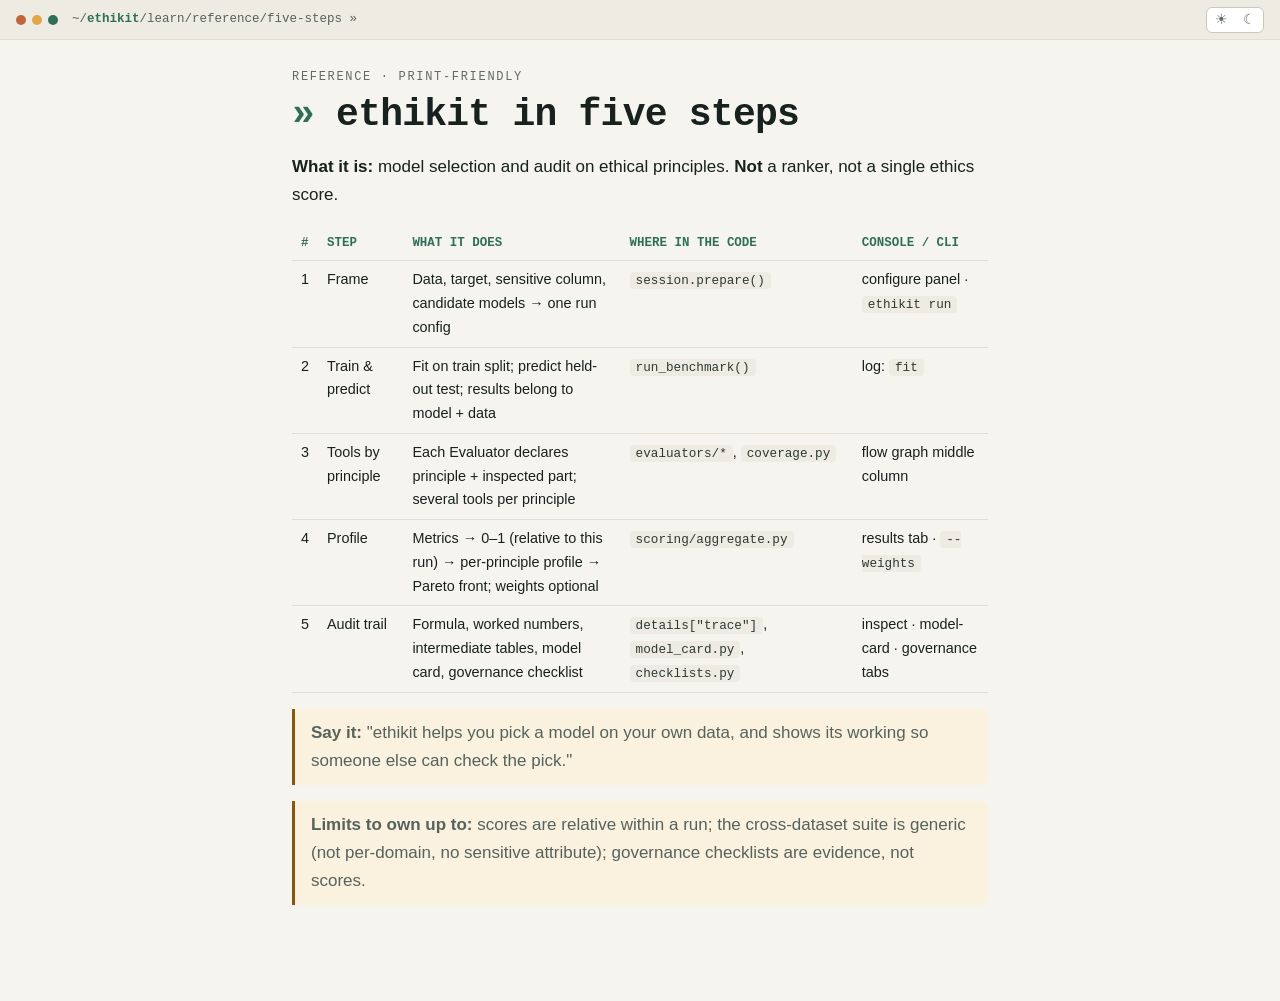
<file: learn/reference/ethikit-five-steps.html>
<!doctype html>
<html lang="en"><head><meta charset="utf-8"><meta name="viewport" content="width=device-width, initial-scale=1">
<title>Cheat sheet — ethikit's five steps</title>
<script src="../../ethikit/web/theme.js" data-path="learn/reference/five-steps" data-nav="none"></script>
<link rel="stylesheet" href="../assets/learn.css">
<style>table{border-collapse:collapse;width:100%;font-size:.9rem}th,td{text-align:left;padding:7px 9px;border-bottom:1px solid var(--rule);vertical-align:top}th{font-family:var(--font-mono);color:var(--accent);font-size:.78rem;text-transform:uppercase}
@media print{.ek-bar{display:none}body{background:#fff;color:#000}}</style></head>
<body><main>
<div class="kicker">Reference · print-friendly</div>
<h1>ethikit in five steps</h1>
<p><b>What it is:</b> model selection and audit on ethical principles. <b>Not</b> a ranker, not a single ethics score.</p>
<table>
<tr><th>#</th><th>Step</th><th>What it does</th><th>Where in the code</th><th>Console / CLI</th></tr>
<tr><td>1</td><td>Frame</td><td>Data, target, sensitive column, candidate models → one run config</td><td><code>session.prepare()</code></td><td>configure panel · <code>ethikit run</code></td></tr>
<tr><td>2</td><td>Train &amp; predict</td><td>Fit on train split; predict held-out test; results belong to model + data</td><td><code>run_benchmark()</code></td><td>log: <code>fit</code></td></tr>
<tr><td>3</td><td>Tools by principle</td><td>Each Evaluator declares principle + inspected part; several tools per principle</td><td><code>evaluators/*</code>, <code>coverage.py</code></td><td>flow graph middle column</td></tr>
<tr><td>4</td><td>Profile</td><td>Metrics → 0–1 (relative to this run) → per-principle profile → Pareto front; weights optional</td><td><code>scoring/aggregate.py</code></td><td>results tab · <code>--weights</code></td></tr>
<tr><td>5</td><td>Audit trail</td><td>Formula, worked numbers, intermediate tables, model card, governance checklist</td><td><code>details["trace"]</code>, <code>model_card.py</code>, <code>checklists.py</code></td><td>inspect · model-card · governance tabs</td></tr>
</table>
<div class="note"><b>Say it:</b> "ethikit helps you pick a model on your own data, and shows its working so someone else can check the pick."</div>
<div class="note"><b>Limits to own up to:</b> scores are relative within a run; the cross-dataset suite is generic (not per-domain, no sensitive attribute); governance checklists are evidence, not scores.</div>
</main></body></html>
</file>
<file: docs/theme.css>
/* ethikit theme -- one palette for the docs site, the console, reports and model cards.
 *
 * Colours come from the project proposal: ink #17211d, green #2f6f57, clay #c1663b,
 * amber #e3a54a, blue #3d6a8f, purple #6b4d86. Light mode is the proposal as written;
 * dark mode keeps the same hues on an ink-green surface, with lifted text tints.
 *
 * Contrast: every text colour meets WCAG AA (4.5:1) on every surface it is used on, in both
 * modes (checked by axe-core in tests/e2e/test_a11y.py).
 *
 * Mode: follows the OS (prefers-color-scheme) unless the viewer picks one with the
 * ☀/☾ toggle (theme.js), which sets <html data-theme="light|dark"> and remembers it.
 *
 * Canonical copy: ethikit/web/theme.css. docs/theme.css is a copy written by
 * `python -m ethikit export-site`; generated reports inline this file.
 */
:root{
  color-scheme: light;
  --bg:#f6f4ee; --bg-raised:#ffffff; --bg-sunken:#eeebe2;
  --ink:#17211d; --ink-dim:#55635c; --ink-faint:#5f6b65;
  --rule:#e2ded3; --rule-strong:#cdc8b9;

  --green:#2f6f57;
  --accent:#2f6f57; --accent-ink:#ffffff; --accent-soft:#e4efe9; --accent-rule:#a9cbbb;
  --amber:#e3a54a;
  --gold:#85590f; --gold-soft:#fbf1df; --gold-rule:#e3c48a;
  --clay:#c1663b;
  --red:#9e4a26; --red-soft:#f8e6dc; --red-rule:#e2b49b;
  --blue-solid:#3d6a8f;
  --blue:#3d6a8f; --blue-soft:#e8eff5; --blue-rule:#b3c8da;
  --purple-solid:#6b4d86;
  --purple:#6b4d86; --purple-soft:#efe7f3; --purple-rule:#cdb9dc;

  --mono-surface:#eeebe2; --mono-ink:#2c3a33;
  --shadow:0 1px 0 rgba(23,33,29,.06);

  --font-display:"IBM Plex Mono","SFMono-Regular",Consolas,monospace;
  --font-body:"Public Sans",-apple-system,"Segoe UI",sans-serif;
  --font-mono:"IBM Plex Mono","SFMono-Regular",Consolas,monospace;
}
@media (prefers-color-scheme: dark){
  :root:not([data-theme="light"]){
    color-scheme: dark;
    --bg:#0e1511; --bg-raised:#17211d; --bg-sunken:#0a100d;
    --ink:#e6eee9; --ink-dim:#a2b3aa; --ink-faint:#8a9d93;
    --rule:#25352d; --rule-strong:#35493f;
    --accent:#5fb893; --accent-ink:#07130e; --accent-soft:#17291f; --accent-rule:#2f6f57;
    --gold:#e3a54a; --gold-soft:#2a2113; --gold-rule:#6e5224;
    --red:#e08a62; --red-soft:#2d1b14; --red-rule:#7a4128;
    --blue:#82b4da; --blue-soft:#14222e; --blue-rule:#3d6a8f;
    --purple:#b8a0d6; --purple-soft:#221a2d; --purple-rule:#6b4d86;
    --mono-surface:#121b17; --mono-ink:#c3d4ca;
    --shadow:0 1px 0 rgba(0,0,0,.35);
  }
}
:root[data-theme="dark"]{
  color-scheme: dark;
  --bg:#0e1511; --bg-raised:#17211d; --bg-sunken:#0a100d;
  --ink:#e6eee9; --ink-dim:#a2b3aa; --ink-faint:#8a9d93;
  --rule:#25352d; --rule-strong:#35493f;
  --accent:#5fb893; --accent-ink:#07130e; --accent-soft:#17291f; --accent-rule:#2f6f57;
  --gold:#e3a54a; --gold-soft:#2a2113; --gold-rule:#6e5224;
  --red:#e08a62; --red-soft:#2d1b14; --red-rule:#7a4128;
  --blue:#82b4da; --blue-soft:#14222e; --blue-rule:#3d6a8f;
  --purple:#b8a0d6; --purple-soft:#221a2d; --purple-rule:#6b4d86;
  --mono-surface:#121b17; --mono-ink:#c3d4ca;
  --shadow:0 1px 0 rgba(0,0,0,.35);
}

/* ---- terminal title bar + theme toggle (injected by theme.js) ---------------- */
.ek-bar{
  position:sticky; top:0; z-index:50; display:flex; align-items:center; gap:14px;
  padding:0 16px; height:40px; background:var(--bg-sunken); border-bottom:1px solid var(--rule);
  font-family:var(--font-mono); font-size:12.5px; color:var(--ink-dim);
}
.ek-dots{display:flex; gap:6px; flex:none}
.ek-dots i{width:10px; height:10px; border-radius:50%; display:block; background:var(--rule-strong)}
.ek-dots i:nth-child(1){background:var(--clay)} .ek-dots i:nth-child(2){background:var(--amber)}
.ek-dots i:nth-child(3){background:var(--green)}
.ek-path{white-space:nowrap; overflow:hidden; text-overflow:ellipsis; min-width:0}
.ek-path b{color:var(--accent); font-weight:600}
.ek-nav{display:flex; gap:2px; margin-left:auto; overflow-x:auto; scrollbar-width:none}
.ek-nav::-webkit-scrollbar{display:none}
.ek-nav a{color:var(--ink-dim); text-decoration:none; padding:4px 8px; border-radius:4px; white-space:nowrap}
.ek-nav a:hover{color:var(--ink); background:var(--bg-raised)}
.ek-nav a[aria-current="page"]{color:var(--accent)}
.ek-nav a::before{content:"./"; color:var(--ink-faint)}
.ek-theme{
  display:inline-flex; flex:none; border:1px solid var(--rule-strong); border-radius:6px; overflow:hidden;
  background:var(--bg-raised);
}
.ek-theme button{
  all:unset; cursor:pointer; width:28px; height:24px; display:grid; place-items:center;
  color:var(--ink-faint); font-size:14px; line-height:1;
}
.ek-theme button:hover{color:var(--ink)}
.ek-theme button[aria-pressed="true"]{background:var(--accent-soft); color:var(--accent)}
.ek-theme button:focus-visible{outline:2px solid var(--accent); outline-offset:-2px}
@media (max-width:640px){ .ek-path{display:none} .ek-nav{margin-left:0} }

/* ---- reduced motion: no transitions or animations anywhere (content still updates) ---- */
@media (prefers-reduced-motion: reduce){
  *,*::before,*::after{animation:none !important; transition:none !important; scroll-behavior:auto !important}
}

/* ---- print / save as PDF ----------------------------------------------------
 * Every page (reports, model cards, datasheets, docs) prints on the light palette whatever
 * the screen theme, without the title bar, toggle or buttons; collapsed sections are opened
 * by theme.js before printing; tables and worked steps avoid splitting across pages. */
@media print{
  :root:root:root{
    color-scheme: light;
    --bg:#ffffff; --bg-raised:#ffffff; --bg-sunken:#f4f2ec;
    --ink:#17211d; --ink-dim:#3f4b45; --ink-faint:#6b7770;
    --rule:#d9d5ca; --rule-strong:#bdb7a7;
    --accent:#2f6f57; --accent-ink:#ffffff; --accent-soft:#e4efe9; --accent-rule:#a9cbbb;
    --gold:#7a5415; --gold-soft:#fbf1df; --gold-rule:#e3c48a;
    --red:#9a4825; --red-soft:#f8e6dc; --red-rule:#e2b49b;
    --blue:#3d6a8f; --blue-soft:#e8eff5; --blue-rule:#b3c8da;
    --purple:#6b4d86; --purple-soft:#efe7f3; --purple-rule:#cdb9dc;
    --mono-surface:#f4f2ec; --mono-ink:#17211d; --shadow:none;
  }
  @page{margin:16mm 14mm}
  html,body{background:#fff !important; color:var(--ink)}
  .ek-bar,.ek-nav,.ek-theme,button,.btn,.no-print{display:none !important}
  .page,main{padding:0 !important; max-width:none !important}
  *{-webkit-print-color-adjust:exact; print-color-adjust:exact}
  h1,h2,h3{break-after:avoid; page-break-after:avoid}
  tr,li,pre,.note,figure,svg,details.tool summary{break-inside:avoid; page-break-inside:avoid}
  thead{display:table-header-group}
  pre{white-space:pre-wrap; overflow:visible}
  tr:hover td,tr:hover th{background:none}
  a{color:var(--ink)}
  a[href^="http"]::after{content:" (" attr(href) ")"; font-size:.8em; color:var(--ink-faint); word-break:break-all}
  details > summary{list-style:none}
}
</file>
<file: learn/assets/learn.css>
/* Shared lesson stylesheet. Palette + light/dark come from the ethikit theme itself. */
@import url("../../ethikit/web/theme.css");
*{box-sizing:border-box}
body{margin:0;background:var(--bg);color:var(--ink);font-family:var(--font-body);font-size:17px;line-height:1.65}
main{max-width:46rem;margin:0 auto;padding:28px 20px 80px}
a{color:var(--accent)}
.kicker{font-family:var(--font-mono);font-size:12px;letter-spacing:.14em;text-transform:uppercase;color:var(--ink-faint)}
h1{font-family:var(--font-mono);font-weight:700;font-size:clamp(26px,5vw,38px);line-height:1.1;letter-spacing:-.02em;margin:6px 0 10px}
h1::before{content:"» ";color:var(--accent)}
h2{font-family:var(--font-mono);font-size:13px;letter-spacing:.1em;text-transform:uppercase;color:var(--accent);margin:2.4rem 0 .6rem;padding-bottom:6px;border-bottom:1px solid var(--rule)}
h2::before{content:"## ";color:var(--ink-faint)}
.win{border-left:3px solid var(--accent);background:var(--accent-soft);padding:10px 16px;border-radius:0 6px 6px 0;margin:1rem 0}
.win b{color:var(--accent)}
code{font-family:var(--font-mono);font-size:.88em;background:var(--mono-surface);color:var(--mono-ink);padding:1px 6px;border-radius:4px}
pre{font-family:var(--font-mono);font-size:13px;background:var(--mono-surface);color:var(--mono-ink);padding:12px 14px;border-radius:6px;overflow-x:auto;line-height:1.55}
.step{display:grid;grid-template-columns:2.2rem 1fr;gap:.2rem .8rem;margin:1.1rem 0}
.step .n{font-family:var(--font-mono);font-weight:700;color:var(--ink-faint);font-size:1.5rem;line-height:1.2}
.step h3{margin:0;font-size:1.02rem}
.step p{margin:.2rem 0 0;color:var(--ink-dim)}
.src{font-size:.82em;color:var(--ink-faint);font-family:var(--font-mono)}
.note{border-left:3px solid var(--gold);background:var(--gold-soft);padding:10px 16px;border-radius:0 6px 6px 0;color:var(--ink-dim);margin:1rem 0}
nav.lnk{font-family:var(--font-mono);font-size:13px;display:flex;gap:1rem;flex-wrap:wrap;margin-top:2.5rem;padding-top:1rem;border-top:1px solid var(--rule)}
/* quiz widget */
.q{border:1px solid var(--rule);border-radius:8px;padding:14px 16px;margin:1rem 0;background:var(--bg-raised)}
.q p{margin:0 0 .6rem;font-weight:600}
.q button.opt{display:block;width:100%;text-align:left;font:inherit;font-size:.95rem;color:var(--ink);background:var(--bg);border:1px solid var(--rule-strong);border-radius:6px;padding:8px 12px;margin:6px 0;cursor:pointer}
.q button.opt:hover:not(:disabled){border-color:var(--accent)}
.q button.opt:focus-visible{outline:2px solid var(--accent);outline-offset:2px}
.q button.opt.right{border-color:var(--accent);background:var(--accent-soft)}
.q button.opt.wrong{border-color:var(--red);background:var(--red-soft)}
.q .why{display:none;margin-top:.6rem;font-size:.92rem;color:var(--ink-dim)}
.q.done .why{display:block}
.score{font-family:var(--font-mono);color:var(--accent)}
</file>
